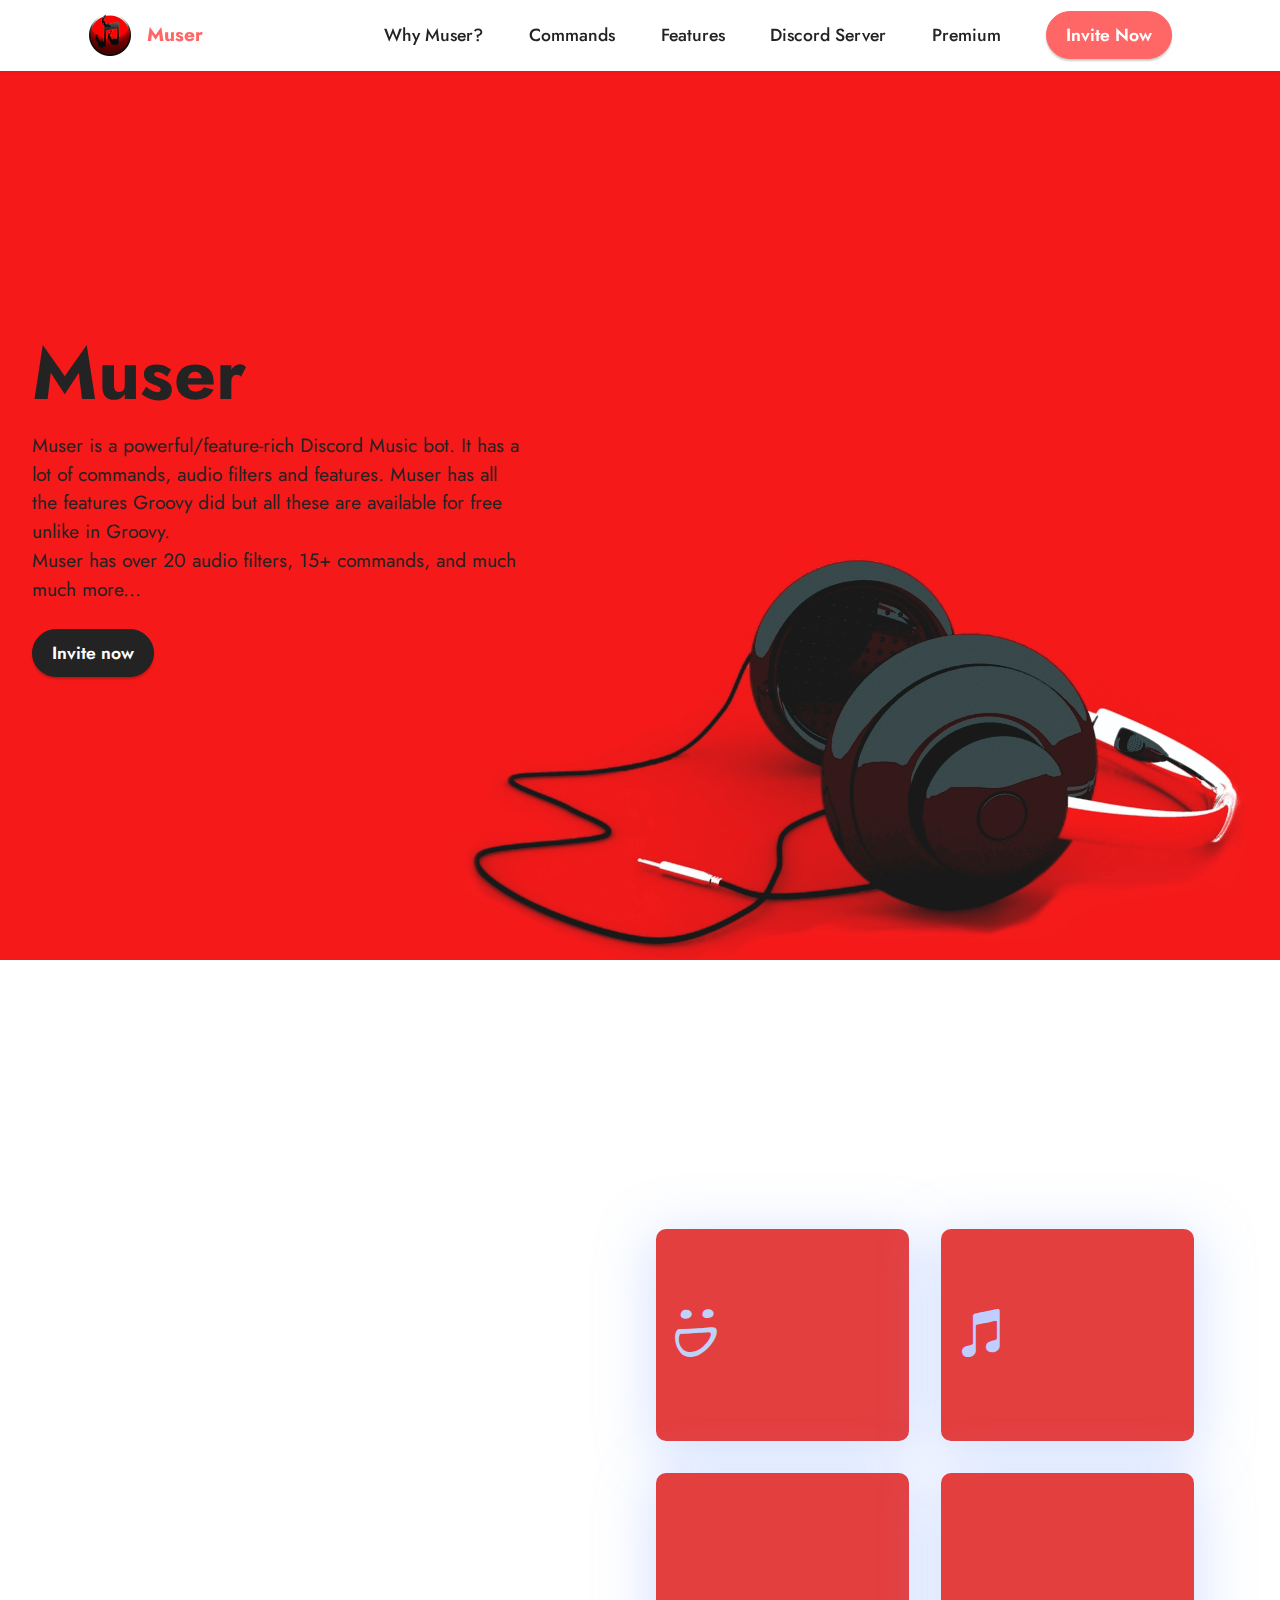
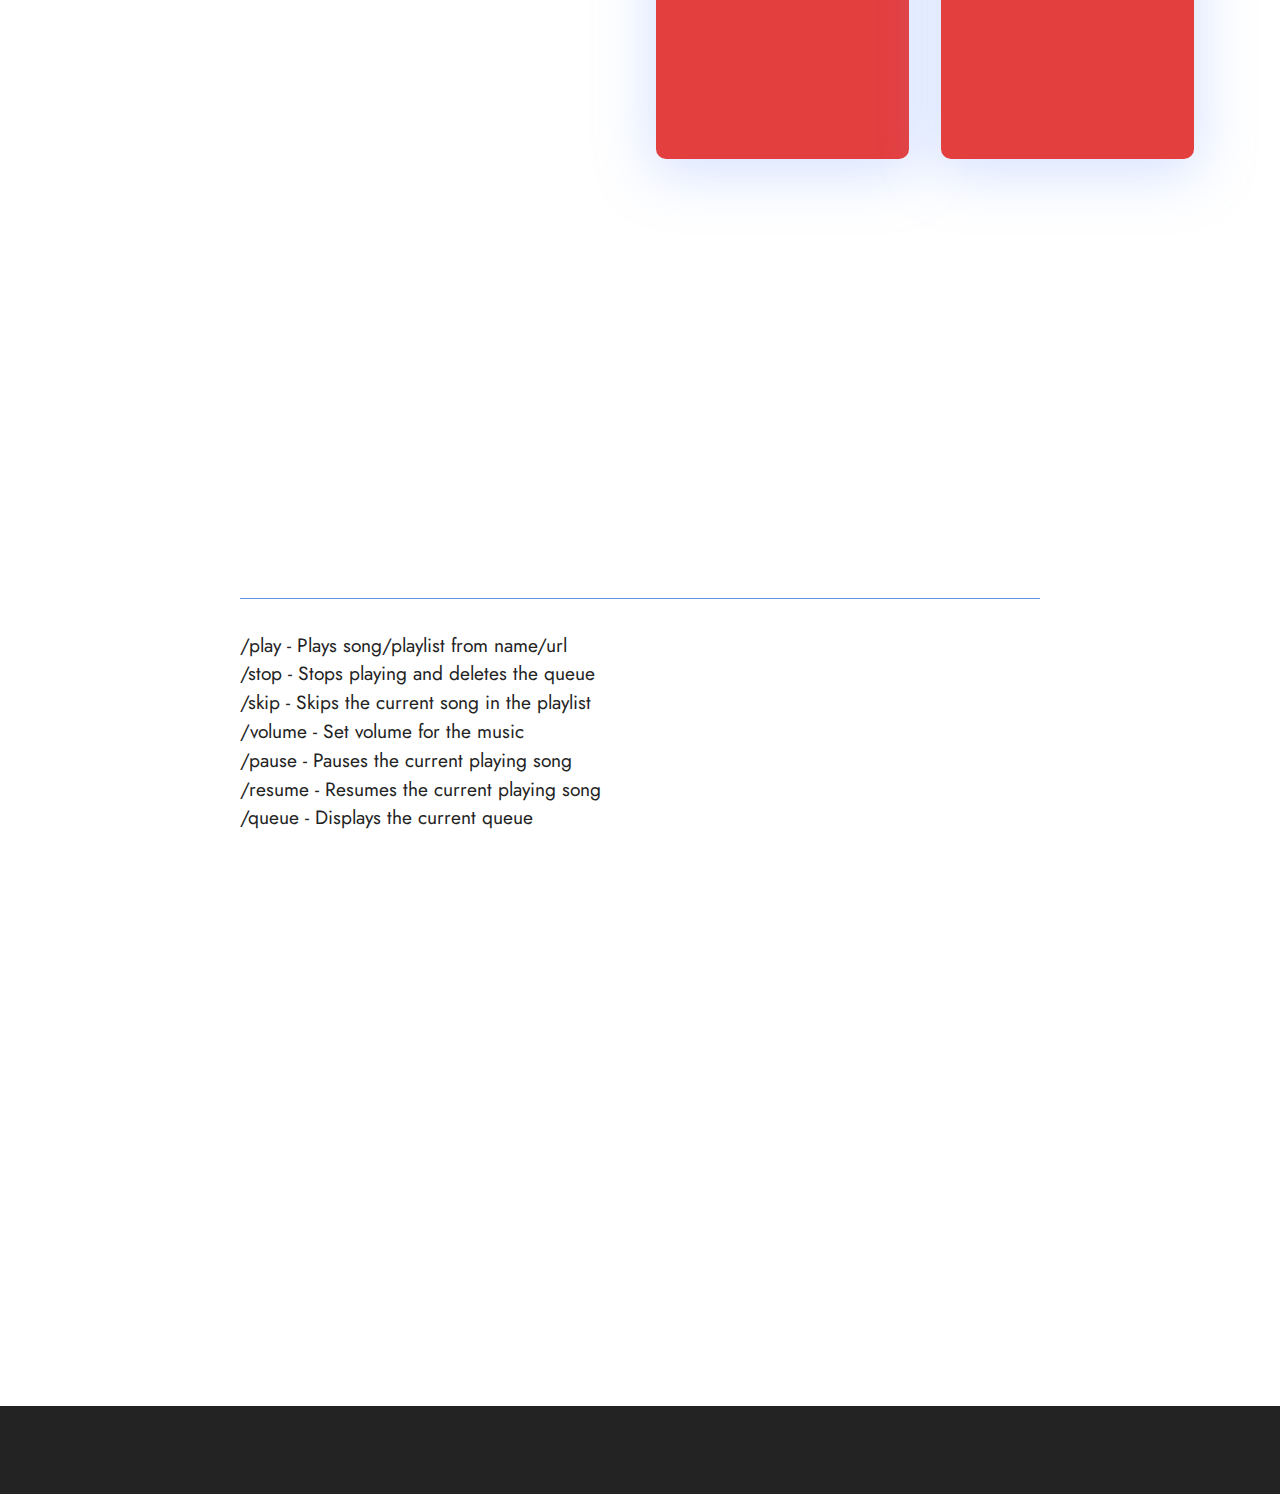
<file: index.html>
<!DOCTYPE html>
<html>
  <head>
    <!-- Site made with Mobirise Website Builder v5.4.1, https://mobirise.com -->
    <meta charset="UTF-8" />
    <meta http-equiv="X-UA-Compatible" content="IE=edge" />
    <meta name="generator" content="Mobirise v5.4.1, mobirise.com" />
    <meta
      name="viewport"
      content="width=device-width, initial-scale=1, minimum-scale=1"
    />
    <link
      rel="shortcut icon"
      href="assets/images/discord-music-removebg-preview-96x96.png"
      type="image/x-icon"
    />
    <meta
      name="description"
      content="Muser is a powerful/feature-rich Discord Music bot. It has a lot of commands, audio filters and features. Muser has all the features Groovy did but all these are available for free unlike in Groovy. "
    />

    <title>Home Page | Muser - A Powerful Discord Music Bot</title>
    <link rel="stylesheet" href="assets/themify/css/themify-icons.css" />
    <link
      rel="stylesheet"
      href="assets/web/assets/mobirise-icons2/mobirise2.css"
    />
    <link rel="stylesheet" href="assets/bootstrap/css/bootstrap.min.css" />
    <link rel="stylesheet" href="assets/bootstrap/css/bootstrap-grid.min.css" />
    <link
      rel="stylesheet"
      href="assets/bootstrap/css/bootstrap-reboot.min.css"
    />
    <link rel="stylesheet" href="assets/animatecss/animate.css" />
    <link rel="stylesheet" href="assets/dropdown/css/style.css" />
    <link rel="stylesheet" href="assets/socicon/css/styles.css" />
    <link rel="stylesheet" href="assets/theme/css/style.css" />
    <link
      rel="preload"
      href="https://fonts.googleapis.com/css?family=Jost:100,200,300,400,500,600,700,800,900,100i,200i,300i,400i,500i,600i,700i,800i,900i&display=swap"
      as="style"
      onload="this.onload=null;this.rel='stylesheet'"
    />
    <noscript
      ><link
        rel="stylesheet"
        href="https://fonts.googleapis.com/css?family=Jost:100,200,300,400,500,600,700,800,900,100i,200i,300i,400i,500i,600i,700i,800i,900i&display=swap"
    /></noscript>
    <link
      rel="preload"
      as="style"
      href="assets/mobirise/css/mbr-additional.css"
    />
    <link
      rel="stylesheet"
      href="assets/mobirise/css/mbr-additional.css"
      type="text/css"
    />
  </head>
  <body>
    <section
      data-bs-version="5.1"
      class="menu menu2 cid-sKovdeYrl0"
      once="menu"
      id="menu2-1"
    >
      <nav class="navbar navbar-dropdown navbar-fixed-top navbar-expand-lg">
        <div class="container">
          <div class="navbar-brand">
            <span class="navbar-logo">
              <img
                src="assets/images/discord-music-removebg-preview-96x96.png"
                alt="Muser"
                style="height: 3rem"
              />
            </span>
            <span class="navbar-caption-wrap"
              ><a
                class="navbar-caption text-secondary display-7"
                href="index.html"
                >Muser</a
              ></span
            >
          </div>
          <button
            class="navbar-toggler"
            type="button"
            data-toggle="collapse"
            data-bs-toggle="collapse"
            data-target="#navbarSupportedContent"
            data-bs-target="#navbarSupportedContent"
            aria-controls="navbarNavAltMarkup"
            aria-expanded="false"
            aria-label="Toggle navigation"
          >
            <div class="hamburger">
              <span></span>
              <span></span>
              <span></span>
              <span></span>
            </div>
          </button>
          <div class="collapse navbar-collapse" id="navbarSupportedContent">
            <ul class="navbar-nav nav-dropdown" data-app-modern-menu="true">
              <li class="nav-item">
                <a
                  class="nav-link link text-black display-4"
                  href="index.html#why"
                  >Why Muser?</a
                >
              </li>
              <li class="nav-item">
                <a
                  class="nav-link link text-black text-primary display-4"
                  href="index.html#commands"
                  >Commands</a
                >
              </li>
              <li class="nav-item">
                <a
                  class="nav-link link text-black display-4"
                  href="features.html"
                  target="_blank"
                  >Features</a
                >
              </li>
              <li class="nav-item">
                <a
                  class="nav-link link text-black text-primary display-4"
                  href="https://u.pgamerx.com/discord"
                  target="_blank"
                  >Discord Server</a
                >
              </li>
              <li class="nav-item">
                <a
                  class="nav-link link text-black text-primary display-4"
                  href="premium.html"
                  target="_blank"
                  >Premium</a
                >
              </li>
            </ul>

            <div class="navbar-buttons mbr-section-btn">
              <a
                class="btn btn-secondary display-4"
                href="https://top.gg/bot/763418289689985035/invite"
                target="_blank"
                >Invite Now</a
              >
            </div>
          </div>
        </div>
      </nav>
    </section>

    <section
      data-bs-version="5.1"
      class="header7 cid-sKoPELUlOr mbr-fullscreen"
      id="header7-a"
    >
      <div class="text-right container-fluid">
        <div class="row">
          <div class="col-12 col-lg-5">
            <h1 class="mbr-section-title mbr-fonts-style mb-3 display-1">
              <strong>Muser</strong>
            </h1>

            <p class="mbr-text mbr-fonts-style display-7">
              Muser is a powerful/feature-rich Discord Music bot. It has a lot
              of commands, audio filters and features. Muser has all the
              features Groovy did but all these are available for free unlike in
              Groovy.<br />Muser has over 20 audio filters, 15+ commands, and
              much much more...
            </p>
            <div class="mbr-section-btn mt-3">
              <a
                class="btn btn-black display-4"
                href="https://top.gg/bot/763418289689985035/invite"
                >Invite now</a
              >
            </div>
          </div>
        </div>
      </div>
    </section>

    <section
      data-bs-version="5.1"
      class="content4 cid-sKoQqwyBgZ"
      id="content4-b"
    >
      <div id="why"></div>

      <div class="container">
        <div class="row justify-content-center">
          <div class="title col-md-12 col-lg-10">
            <h3
              class="
                mbr-section-title mbr-fonts-style
                align-center
                mb-4
                display-2
              "
            >
              <strong>Muser is Free</strong>
            </h3>
            <h4
              class="
                mbr-section-subtitle
                align-center
                mbr-fonts-style
                mb-4
                display-5
              "
            >
              All commands in Muser are free to use
            </h4>
          </div>
        </div>
      </div>
    </section>

    <section
      data-bs-version="5.1"
      class="features1 cid-zITZ8QbXag"
      id="design-block-zITZ8QbXag"
    >
      <div class="container">
        <div class="row justify-content-center">
          <div class="col-md-12 col-lg-6 py-2 m-auto">
            <h1
              class="
                mbr-section-title mbr-regular
                pb-3
                align-left
                mbr-fonts-style
                display-2
              "
            >
              Why Muser?
            </h1>

            <p
              class="
                mbr-text
                text
                mbr-light
                pb-3
                align-left
                mbr-fonts-style
                display-7
              "
            >
              Muser provides all the features which <strong>Groovy</strong> did,
              but for <strong>FREE.</strong>
            </p>
            <div class="align-left mbr-section-btn">
              <a class="btn btn-md btn-secondary display-4" href="features.html"
                >All Features</a
              >
            </div>
          </div>

          <div class="col-md-12 col-lg-6 py-2 m-auto">
            <div class="row justify-content-center">
              <div class="card cardcolor p-3 col-12 col-md-6">
                <div class="card-wrapper">
                  <div class="card-img">
                    <span
                      class="mbr-iconfont ico1 socicon-smugmug socicon"
                      style="
                        color: rgb(190, 211, 249);
                        fill: rgb(190, 211, 249);
                      "
                    ></span>
                  </div>
                  <div class="card-box">
                    <h3 class="card-title align-left mbr-fonts-style display-5">
                      Filters
                    </h3>
                    <h4 class="mbr-text align-left mbr-fonts-style display-4">
                      Muser has 20+ Filters which can enhance your experience
                      for free
                    </h4>
                  </div>
                  <div class="card-img">
                    <a href="features.html#filters" target="_blank"
                      ><span
                        class="mbr-iconfont ico2 mobi-mbri-right mobi-mbri"
                        style="color: rgb(0, 0, 0); fill: rgb(0, 0, 0)"
                      ></span
                    ></a>
                  </div>
                </div>
              </div>

              <div class="card cardcolor p-3 col-12 col-md-6">
                <div class="card-wrapper">
                  <div class="card-img">
                    <span
                      class="mbr-iconfont ico1 socicon-itunes socicon"
                      style="
                        color: rgb(191, 206, 255);
                        fill: rgb(191, 206, 255);
                      "
                    ></span>
                  </div>
                  <div class="card-box">
                    <h3 class="card-title align-left mbr-fonts-style display-5">
                      Autoplay
                    </h3>
                    <h4 class="mbr-text align-left mbr-fonts-style display-4">
                      Muser can automatically add songs acc to your taste for
                      free.
                    </h4>
                  </div>
                  <div class="card-img">
                    <a href="features.html#autoplay" target="_blank"
                      ><span
                        class="mbr-iconfont ico2 mobi-mbri-right mobi-mbri"
                      ></span
                    ></a>
                  </div>
                </div>
              </div>

              <div class="card cardcolor p-3 col-12 col-md-6">
                <div class="card-wrapper">
                  <div class="card-img">
                    <a
                      href="file:///private/var/folders/7g/ddm1z5h14tl2jxkl7_kvk1l80000gn/T/Mobirise2021829_155258/20210929_160311/features.html#volume"
                      target="_blank"
                      ><span
                        class="mbr-iconfont ico1 socicon-gitter socicon"
                        style="
                          color: rgb(190, 211, 249);
                          fill: rgb(190, 211, 249);
                        "
                      ></span
                    ></a>
                  </div>
                  <div class="card-box">
                    <h3 class="card-title align-left mbr-fonts-style display-5">
                      Volume
                    </h3>
                    <h4 class="mbr-text align-left mbr-fonts-style display-4">
                      We will never hide such basic command behind a paywall
                    </h4>
                  </div>
                  <div class="card-img">
                    <a href="features.html#volume" target="_blank"
                      ><span
                        class="mbr-iconfont ico2 mobi-mbri-right mobi-mbri"
                      ></span
                    ></a>
                  </div>
                </div>
              </div>

              <div class="card cardcolor p-3 col-12 col-md-6">
                <div class="card-wrapper">
                  <div class="card-img">
                    <a href="features.html#others"
                      ><span
                        class="mbr-iconfont ico1 ti-themify-favicon-alt"
                        style="
                          color: rgb(190, 211, 249);
                          fill: rgb(190, 211, 249);
                        "
                      ></span
                    ></a>
                  </div>
                  <div class="card-box">
                    <h3 class="card-title align-left mbr-fonts-style display-5">
                      Much more
                    </h3>
                    <h4 class="mbr-text align-left mbr-fonts-style display-4">
                      Muser can literally play songs from anywhere. It supports
                      over 700 websites
                    </h4>
                  </div>
                  <div class="card-img">
                    <a href="features.html#others" target="_blank"
                      ><span
                        class="mbr-iconfont ico2 mobi-mbri-right mobi-mbri"
                      ></span
                    ></a>
                  </div>
                </div>
              </div>
            </div>
          </div>
        </div>
      </div>
      <div id="commands"></div>
    </section>

    <section
      data-bs-version="5.1"
      class="content4 cid-sKoUSHh9lt"
      id="content4-h"
    >
      <div class="container">
        <div class="row justify-content-center">
          <div class="title col-md-12 col-lg-10">
            <h3
              class="
                mbr-section-title mbr-fonts-style
                align-center
                mb-4
                display-2
              "
            >
              <strong>Commands</strong>
            </h3>
            <h4
              class="
                mbr-section-subtitle
                align-center
                mbr-fonts-style
                mb-4
                display-5
              "
            >
              List of commands/filters available in the bot
            </h4>
          </div>
        </div>
      </div>
    </section>

    <section
      data-bs-version="5.1"
      class="tabs content18 cid-sKoTSWzugh"
      id="tabs1-g"
    >
      <div class="container-fluid">
        <div class="row justify-content-center mt-4">
          <div class="col-12 col-md-8">
            <ul class="nav nav-tabs mb-4" role="tablist">
              <li class="nav-item first mbr-fonts-style">
                <a
                  class="nav-link mbr-fonts-style show active display-7"
                  role="tab"
                  data-toggle="tab"
                  data-bs-toggle="tab"
                  href="#tabs1-g_tab0"
                  aria-selected="true"
                  ><strong>Basic</strong></a
                >
              </li>
              <li class="nav-item">
                <a
                  class="nav-link mbr-fonts-style active display-7"
                  role="tab"
                  data-toggle="tab"
                  data-bs-toggle="tab"
                  href="#tabs1-g_tab1"
                  aria-selected="true"
                  ><strong>Advanced Commands</strong></a
                >
              </li>
              <li class="nav-item">
                <a
                  class="nav-link mbr-fonts-style active display-7"
                  role="tab"
                  data-toggle="tab"
                  data-bs-toggle="tab"
                  href="#tabs1-g_tab2"
                  aria-selected="true"
                  ><strong>Filters list</strong></a
                >
              </li>
              <li class="nav-item">
                <a
                  class="nav-link mbr-fonts-style active display-7"
                  role="tab"
                  data-toggle="tab"
                  data-bs-toggle="tab"
                  href="#tabs1-g_tab3"
                  aria-selected="true"
                  ><strong>Misc</strong></a
                >
              </li>
            </ul>
            <div class="tab-content">
              <div id="tab1" class="tab-pane in active" role="tabpanel">
                <div class="row">
                  <div class="col-md-12">
                    <p class="mbr-text mbr-fonts-style display-7">
                      /play - Plays song/playlist from name/url<br />/stop -
                      Stops playing and deletes the queue<br />/skip - Skips the
                      current song in the playlist<br />/volume - Set volume for
                      the music<br />/pause - Pauses the current playing song<br />/resume
                      - Resumes the current playing song<br />/queue - Displays
                      the current queue<br /><br />
                    </p>
                  </div>
                </div>
              </div>
              <div id="tab2" class="tab-pane" role="tabpanel">
                <div class="row">
                  <div class="col-md-12">
                    <p class="mbr-text mbr-fonts-style display-7">
                      /autoplay - Disables/Enables autoplay mode<br />/seek -
                      Seek to a specific part in the song<br />/filters - Apply
                      filter(s) on songs<br />/shuffle - Shuffles the queue<br />
                    </p>
                  </div>
                </div>
              </div>
              <div id="tab3" class="tab-pane" role="tabpanel">
                <div class="row">
                  <div class="col-md-12">
                    <p class="mbr-text mbr-fonts-style display-7">
                      3d<br />bassboost<br />echo<br />karaoke<br />nightcore<br />vaporwave<br />flanger<br />gate<br />haas<br />reverse<br />surround<br />mcompand<br />phaser<br />tremolo<br />earwax<br /><br /><strong
                        >more coming soon...</strong
                      >
                    </p>
                  </div>
                </div>
              </div>
              <div id="tab4" class="tab-pane" role="tabpanel">
                <div class="row">
                  <div class="col-md-12">
                    <p class="mbr-text mbr-fonts-style display-7">
                      /help - Shows help embed<br />/ping - Shows ping of the
                      bot
                    </p>
                  </div>
                </div>
              </div>
            </div>
          </div>
        </div>
      </div>
    </section>

    <section data-bs-version="5.1" class="info3 cid-sKoFXGvwJr" id="info3-2">
      <div class="container-fluid">
        <div class="row justify-content-center">
          <div class="card col-12 col-lg-10">
            <div class="card-wrapper">
              <div class="card-box align-center">
                <h4
                  class="card-title mbr-fonts-style align-center mb-4 display-1"
                >
                  <strong>Premium Version</strong>
                </h4>
                <p class="mbr-text mbr-fonts-style mb-4 display-7">
                  Get additional benefits by purchasing premium version
                </p>
                <div class="mbr-section-btn mt-3">
                  <a
                    class="btn btn-secondary display-4"
                    href="premium.html"
                    target="_blank"
                    >Premium features + Pricing</a
                  >
                </div>
              </div>
            </div>
          </div>
        </div>
      </div>
    </section>

    <section
      data-bs-version="5.1"
      class="footer7 cid-sKoVwTUhvE"
      once="footers"
      id="footer7-i"
    >
      <div class="container">
        <div class="media-container-row align-center mbr-white">
          <div class="col-12">
            <p class="mbr-text mb-0 mbr-fonts-style display-7">
              © Copyright 2021 PGamerX - All Rights Reserved
            </p>
          </div>
        </div>
      </div>
    </section>
    <section
    >
      <a
        href="https://mobirise.site/m"

      ></a>
      <p>
        <a href="https://mobirise.site/s"></a> 

      </p>
    </section>
    <script src="assets/bootstrap/js/bootstrap.bundle.min.js"></script>
    <script src="assets/smoothscroll/smooth-scroll.js"></script>
    <script src="assets/ytplayer/index.js"></script>
    <script src="assets/dropdown/js/navbar-dropdown.js"></script>
    <script src="assets/mbr-tabs/mbr-tabs.js"></script>
    <script src="assets/theme/js/script.js"></script>

    <input name="animation" type="hidden" />
  </body>
</html>
</file>
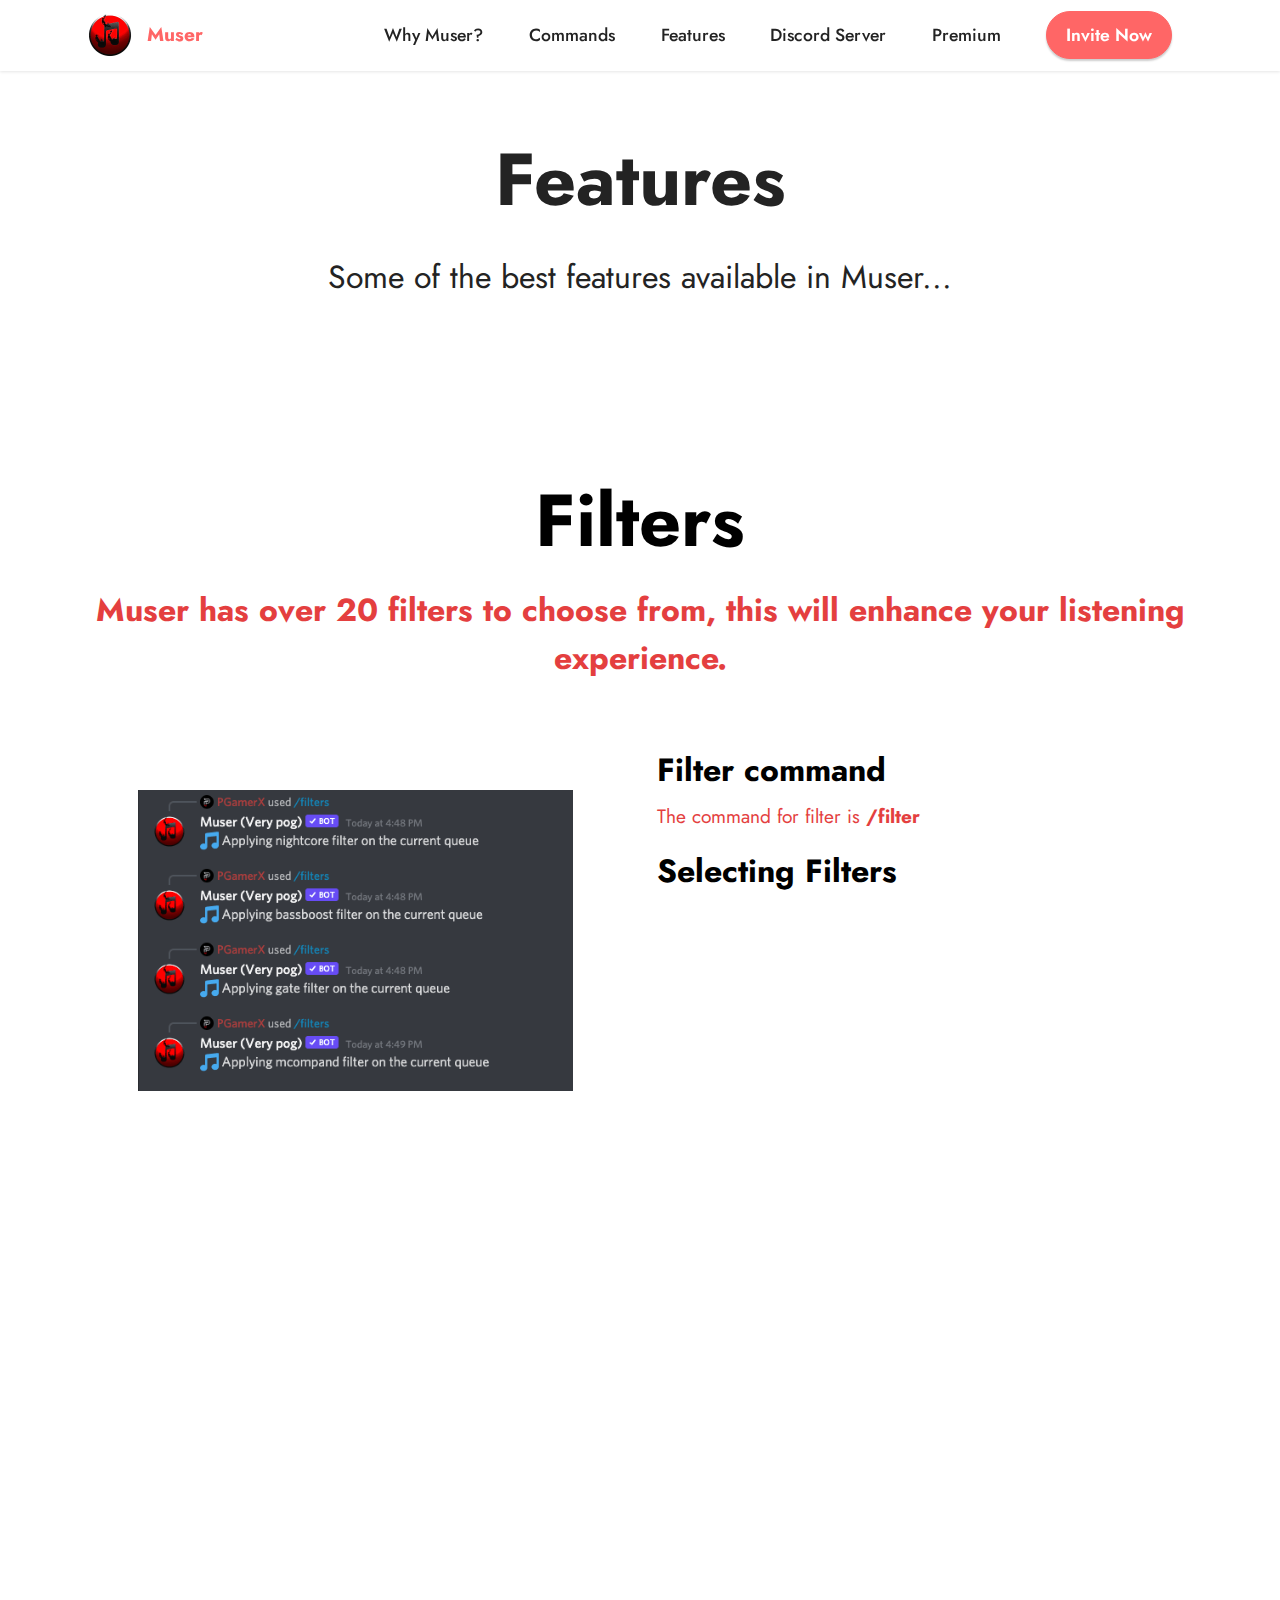
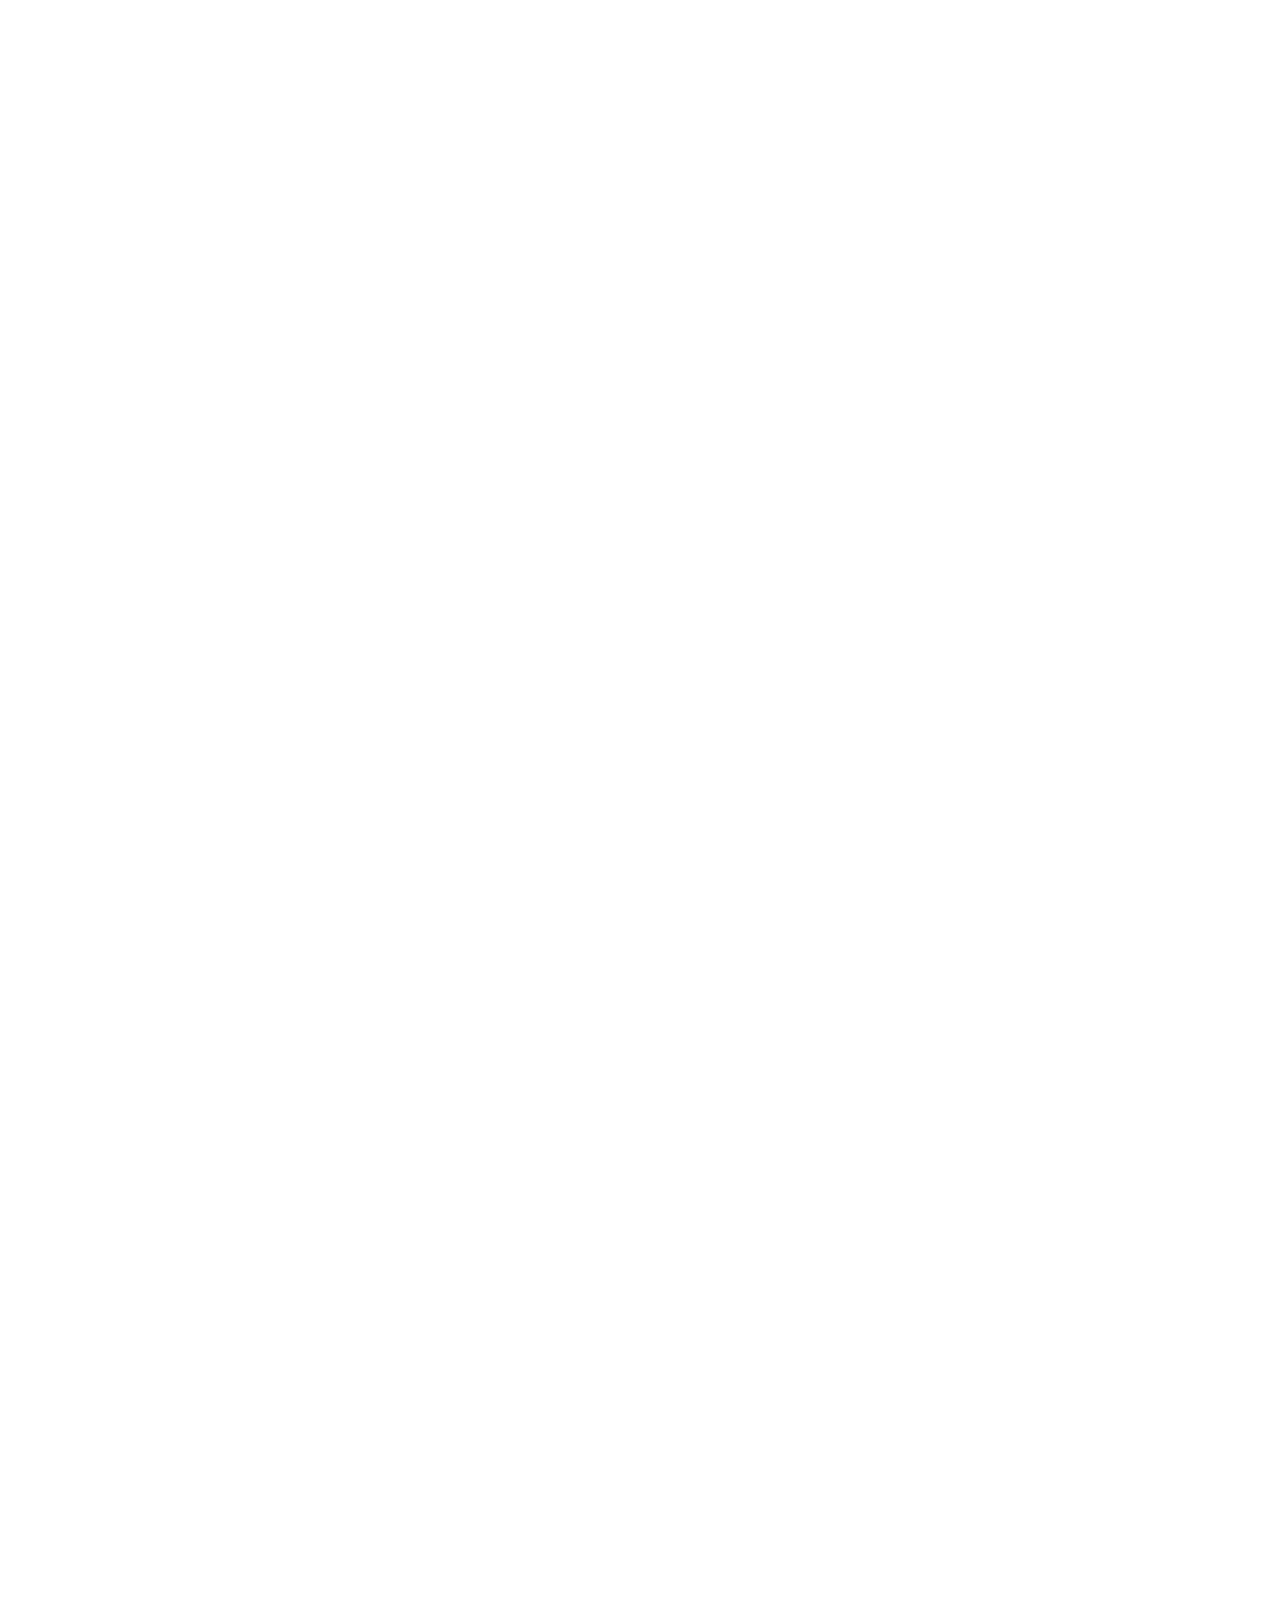
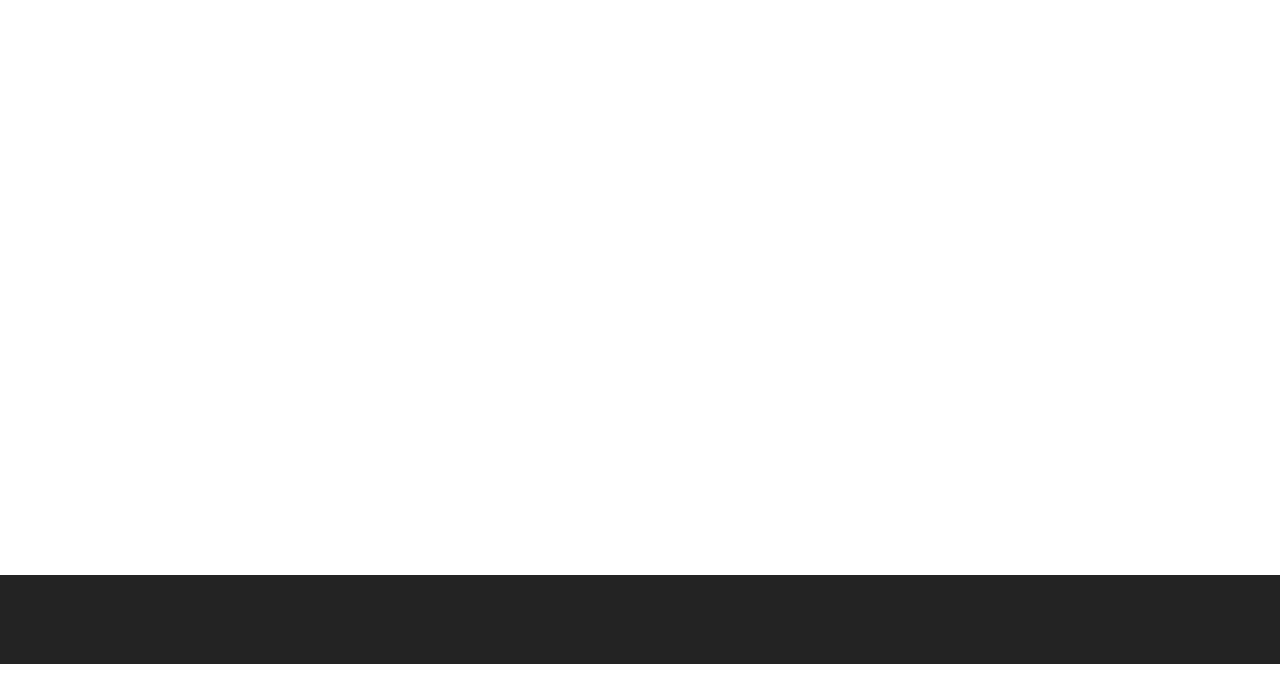
<file: features.html>
<!DOCTYPE html>
<html>
  <head>
    <script async src="https://arc.io/widget.min.js#QJPCH4Ba"></script>
    <meta charset="UTF-8" />
    <meta http-equiv="X-UA-Compatible" content="IE=edge" />
    <meta name="generator" content="Mobirise v5.4.1, mobirise.com" />
    <meta
      name="viewport"
      content="width=device-width, initial-scale=1, minimum-scale=1"
    />
    <link
      rel="shortcut icon"
      href="assets/images/discord-music-removebg-preview-96x96.png"
      type="image/x-icon"
    />
    <meta
      name="description"
      content="Muser is a powerful/feature-rich Discord Music bot. It has a lot of commands, audio filters and features. Muser has all the features Groovy did but all these are available for free unlike in Groovy. "
    />

    <title>Features Page | Muser - A Powerful Discord Music Bot</title>
    <link
      rel="stylesheet"
      href="assets/web/assets/mobirise-icons/mobirise-icons.css"
    />
    <link
      rel="stylesheet"
      href="assets/web/assets/mobirise-icons2/mobirise2.css"
    />
    <link rel="stylesheet" href="assets/bootstrap/css/bootstrap.min.css" />
    <link rel="stylesheet" href="assets/bootstrap/css/bootstrap-grid.min.css" />
    <link
      rel="stylesheet"
      href="assets/bootstrap/css/bootstrap-reboot.min.css"
    />
    <link rel="stylesheet" href="assets/animatecss/animate.css" />
    <link rel="stylesheet" href="assets/dropdown/css/style.css" />
    <link rel="stylesheet" href="assets/socicon/css/styles.css" />
    <link rel="stylesheet" href="assets/theme/css/style.css" />
    <link
      rel="preload"
      href="https://fonts.googleapis.com/css?family=Jost:100,200,300,400,500,600,700,800,900,100i,200i,300i,400i,500i,600i,700i,800i,900i&display=swap"
      as="style"
      onload="this.onload=null;this.rel='stylesheet'"
    />
    <noscript
      ><link
        rel="stylesheet"
        href="https://fonts.googleapis.com/css?family=Jost:100,200,300,400,500,600,700,800,900,100i,200i,300i,400i,500i,600i,700i,800i,900i&display=swap"
    /></noscript>
    <link
      rel="preload"
      as="style"
      href="assets/mobirise/css/mbr-additional.css"
    />
    <link
      rel="stylesheet"
      href="assets/mobirise/css/mbr-additional.css"
      type="text/css"
    />
  </head>
  <body>
    <section
      data-bs-version="5.1"
      class="menu menu2 cid-sKovdeYrl0"
      once="menu"
      id="menu2-3"
    >
      <nav class="navbar navbar-dropdown navbar-fixed-top navbar-expand-lg">
        <div class="container">
          <div class="navbar-brand">
            <span class="navbar-logo">
              <img
                src="assets/images/discord-music-removebg-preview-96x96.png"
                alt="Muser"
                style="height: 3rem"
              />
            </span>
            <span class="navbar-caption-wrap"
              ><a
                class="navbar-caption text-secondary display-7"
                href="index.html"
                >Muser</a
              ></span
            >
          </div>
          <button
            class="navbar-toggler"
            type="button"
            data-toggle="collapse"
            data-bs-toggle="collapse"
            data-target="#navbarSupportedContent"
            data-bs-target="#navbarSupportedContent"
            aria-controls="navbarNavAltMarkup"
            aria-expanded="false"
            aria-label="Toggle navigation"
          >
            <div class="hamburger">
              <span></span>
              <span></span>
              <span></span>
              <span></span>
            </div>
          </button>
          <div class="collapse navbar-collapse" id="navbarSupportedContent">
            <ul class="navbar-nav nav-dropdown" data-app-modern-menu="true">
              <li class="nav-item">
                <a
                  class="nav-link link text-black display-4"
                  href="index.html#why"
                  >Why Muser?</a
                >
              </li>
              <li class="nav-item">
                <a
                  class="nav-link link text-black text-primary display-4"
                  href="index.html#commands"
                  >Commands</a
                >
              </li>
              <li class="nav-item">
                <a
                  class="nav-link link text-black display-4"
                  href="features.html"
                  target="_blank"
                  >Features</a
                >
              </li>
              <li class="nav-item">
                <a
                  class="nav-link link text-black text-primary display-4"
                  href="https://u.pgamerx.com/discord"
                  target="_blank"
                  >Discord Server</a
                >
              </li>
              <li class="nav-item">
                <a
                  class="nav-link link text-black text-primary display-4"
                  href="premium.html"
                  target="_blank"
                  >Premium</a
                >
              </li>
            </ul>

            <div class="navbar-buttons mbr-section-btn">
              <a
                class="btn btn-secondary display-4"
                href="https://top.gg/bot/763418289689985035/invite"
                target="_blank"
                >Invite Now</a
              >
            </div>
          </div>
        </div>
      </nav>
    </section>

    <section
      data-bs-version="5.1"
      class="content4 cid-sKoNu0sTMP"
      id="content4-9"
    >
      <div class="container">
        <div class="row justify-content-center">
          <div class="title col-md-12 col-lg-10">
            <h3
              class="
                mbr-section-title mbr-fonts-style
                align-center
                mb-4
                display-1
              "
            >
              <strong>Features</strong>
            </h3>
            <h4
              class="
                mbr-section-subtitle
                align-center
                mbr-fonts-style
                mb-4
                display-5
              "
            >
              Some of the best features available in Muser...
            </h4>
          </div>
        </div>
      </div>
      <div id="filters"></div>
    </section>

    <section
      data-bs-version="5.1"
      class="_anchor cid-sKoKAuYcN2"
      id="design-block-4"
    >
      <div class="container">
        <div>
          <h2 class="mbr-title pt-2 mbr-fonts-style display-1">
            <strong>Filters</strong>
          </h2>
          <div class="mbr-section-text">
            <h3 class="mbr-text mb-5 pt-3 mbr-light mbr-fonts-style display-5">
              <strong>
                Muser has over 20 filters to choose from, this will enhance your
                listening experience.</strong
              >
            </h3>
          </div>
        </div>
        <div class="col-md-12">
          <div class="media-container-row">
            <div class="mbr-figure" style="width: 45%">
              <img
                src="assets/images/screenshot-2021-09-29-at-4.49.06-pm-512x355.png"
                alt="Filters"
                title=""
              />
            </div>
            <div class="align-left aside-content v-center">
              <div class="block-content">
                <div class="card">
                  <div class="media">
                    <div class="media-body">
                      <h4 class="card-title mbr-fonts-style display-5">
                        <strong>Filter</strong> <strong>command</strong>
                      </h4>
                    </div>
                  </div>

                  <div class="card-box">
                    <p class="block-text mbr-fonts-style display-7">
                      The command for filter is <strong>/filter</strong>
                    </p>
                  </div>
                </div>

                <div class="card">
                  <div class="media">
                    <div class="media-body">
                      <h4 class="card-title mbr-fonts-style display-5">
                        <strong> Selecting Filters</strong>
                      </h4>
                    </div>
                  </div>

                  <div class="card-box">
                    <p class="block-text mbr-fonts-style display-7">
                      Once you have typed /filter, you will get a lot of options
                      to choose from, choose whatever filter you want to apply.
                      (You can apply more than 1 filters at a time)
                    </p>
                  </div>
                </div>
                <div class="card">
                  <div class="media">
                    <div class="media-body">
                      <h4 class="card-title mbr-fonts-style display-5">
                        <strong> Disabling Filters</strong>
                      </h4>
                    </div>
                  </div>

                  <div class="card-box">
                    <p class="block-text mbr-fonts-style display-7">
                      You can Disable filter by selecting disable option when
                      asked to select a filter.
                    </p>
                  </div>
                </div>
              </div>
            </div>
          </div>
        </div>
      </div>
      <div id="autoplay"></div>
    </section>

    <section
      data-bs-version="5.1"
      class="_anchor cid-sKoKB004NS"
      id="design-block-5"
    >
      <div class="container">
        <div>
          <h2 class="mbr-title pt-2 mbr-fonts-style display-1">
            <strong>Autoplay</strong>
          </h2>
          <div class="mbr-section-text">
            <h3 class="mbr-text mb-5 pt-3 mbr-light mbr-fonts-style display-5">
              <strong>
                Muser can automatically add songs based on your
                activity...</strong
              >
            </h3>
          </div>
        </div>
        <div class="col-md-12">
          <div class="media-container-row">
            <div class="mbr-figure" style="width: 45%">
              <img
                src="assets/images/screenshot-2021-09-29-at-4.53.01-pm-660x501.png"
                alt="Autoplay"
                title=""
              />
            </div>
            <div class="align-left aside-content v-center">
              <div class="block-content">
                <div class="card">
                  <div class="media">
                    <div class="media-body">
                      <h4 class="card-title mbr-fonts-style display-5">
                        <strong>Autoplay</strong> <strong>command</strong>
                      </h4>
                    </div>
                  </div>

                  <div class="card-box">
                    <p class="block-text mbr-fonts-style display-7">
                      The command for filter is <strong>/autoplay</strong>
                    </p>
                  </div>
                </div>

                <div class="card">
                  <div class="media">
                    <div class="media-body">
                      <h4 class="card-title mbr-fonts-style display-5">
                        <strong> Enabling Autoplay</strong>
                      </h4>
                    </div>
                  </div>

                  <div class="card-box">
                    <p class="block-text mbr-fonts-style display-7">
                      You can enable Autoplay using /autoplay, this is a toggle
                      command which means it doesn't has any options
                    </p>
                  </div>
                </div>
                <div class="card">
                  <div class="media">
                    <div class="media-body">
                      <h4 class="card-title mbr-fonts-style display-5">
                        <strong> Disabling Autoplay</strong>
                      </h4>
                    </div>
                  </div>

                  <div class="card-box">
                    <p class="block-text mbr-fonts-style display-7">
                      You can disable Autoplay using /autoplay, this is a toggle
                      command which means it doesn't has any options
                    </p>
                  </div>
                </div>
              </div>
            </div>
          </div>
        </div>
      </div>
      <div id="volume"></div>
    </section>

    <section
      data-bs-version="5.1"
      class="_anchor cid-sKoKBLCT7O"
      id="design-block-6"
    >
      <div class="container">
        <div>
          <h2 class="mbr-title pt-2 mbr-fonts-style display-1">
            <strong>Volume</strong>
          </h2>
          <div class="mbr-section-text">
            <h3 class="mbr-text mb-5 pt-3 mbr-light mbr-fonts-style display-5">
              <strong>
                You can set the volume according to your own wish.</strong
              >
            </h3>
          </div>
        </div>
        <div class="col-md-12">
          <div class="media-container-row">
            <div class="mbr-figure" style="width: 45%">
              <img
                src="assets/images/screenshot-2021-09-29-at-4.55.33-pm-381x445.png"
                alt="Volume"
                title=""
              />
            </div>
            <div class="align-left aside-content v-center">
              <div class="block-content">
                <div class="card">
                  <div class="media">
                    <div class="media-body">
                      <h4 class="card-title mbr-fonts-style display-5">
                        <strong>Volume</strong> <strong>command</strong>
                      </h4>
                    </div>
                  </div>

                  <div class="card-box">
                    <p class="block-text mbr-fonts-style display-7">
                      The command for filter is <strong>/volume</strong>
                    </p>
                  </div>
                </div>

                <div class="card">
                  <div class="media">
                    <div class="media-body">
                      <h4 class="card-title mbr-fonts-style display-5">
                        <strong> Changing Volume</strong>
                      </h4>
                    </div>
                  </div>

                  <div class="card-box">
                    <p class="block-text mbr-fonts-style display-7">
                      You have to provide a valid integer within the range of
                      1-100.
                    </p>
                  </div>
                </div>
              </div>
            </div>
          </div>
        </div>
      </div>
      <div id="others"></div>
    </section>

    <section
      data-bs-version="5.1"
      class="content4 cid-sKoNhfEvjK"
      id="content4-8"
    >
      <div class="container">
        <div class="row justify-content-center">
          <div class="title col-md-12 col-lg-10">
            <h3
              class="
                mbr-section-title mbr-fonts-style
                align-center
                mb-4
                display-2
              "
            >
              <strong>Bot Preview</strong>
            </h3>
            <h4
              class="
                mbr-section-subtitle
                align-center
                mbr-fonts-style
                mb-4
                display-5
              "
            >
              Here is preview of some of the other commands in bot
            </h4>
          </div>
        </div>
      </div>
    </section>

    <section
      data-bs-version="5.1"
      class="slider2 cid-sKoMcbsati"
      id="slider2-7"
    >
      <div class="container-fluid">
        <div class="row justify-content-center">
          <div class="col-12 col-md-10 col-lg-12">
            <div
              class="carousel slide carousel-fade"
              id="sKoVYBtrzp"
              data-ride="carousel"
              data-bs-ride="carousel"
              data-interval="4000"
              data-bs-interval="4000"
            >
              <ol class="carousel-indicators">
                <li
                  data-slide-to="0"
                  data-bs-slide-to="0"
                  class="active"
                  data-target="#sKoVYBtrzp"
                  data-bs-target="#sKoVYBtrzp"
                ></li>
                <li
                  data-slide-to="1"
                  data-bs-slide-to="1"
                  data-target="#sKoVYBtrzp"
                  data-bs-target="#sKoVYBtrzp"
                ></li>
                <li
                  data-slide-to="2"
                  data-bs-slide-to="2"
                  data-target="#sKoVYBtrzp"
                  data-bs-target="#sKoVYBtrzp"
                ></li>
              </ol>
              <div class="carousel-inner">
                <div class="carousel-item slider-image item active">
                  <div class="item-wrapper">
                    <img
                      class="d-block w-100"
                      src="assets/images/screenshot-2021-09-29-at-4.59.02-pm-621x590.png"
                    />
                  </div>
                </div>
                <div class="carousel-item slider-image item">
                  <div class="item-wrapper">
                    <img
                      class="d-block w-100"
                      src="assets/images/screenshot-2021-09-29-at-5.00.16-pm-385x179.png"
                    />
                  </div>
                </div>
                <div class="carousel-item slider-image item">
                  <div class="item-wrapper">
                    <img
                      class="d-block w-100"
                      src="assets/images/screenshot-2021-09-29-at-5.00.27-pm-445x265.png"
                    />
                  </div>
                </div>
              </div>
              <a
                class="carousel-control carousel-control-prev"
                role="button"
                data-slide="prev"
                data-bs-slide="prev"
                href="#sKoVYBtrzp"
              >
                <span
                  class="mobi-mbri mobi-mbri-arrow-prev"
                  aria-hidden="true"
                ></span>
                <span class="sr-only visually-hidden">Previous</span>
              </a>
              <a
                class="carousel-control carousel-control-next"
                role="button"
                data-slide="next"
                data-bs-slide="next"
                href="#sKoVYBtrzp"
              >
                <span
                  class="mobi-mbri mobi-mbri-arrow-next"
                  aria-hidden="true"
                ></span>
                <span class="sr-only visually-hidden">Next</span>
              </a>
            </div>
          </div>
        </div>
      </div>
    </section>

    <section
      data-bs-version="5.1"
      class="footer7 cid-sKoVwTUhvE"
      once="footers"
      id="footer7-i"
    >
      <div class="container">
        <div class="media-container-row align-center mbr-white">
          <div class="col-12">
            <p class="mbr-text mb-0 mbr-fonts-style display-7">
              © Copyright 2021 PGamerX - All Rights Reserved
            </p>
          </div>
        </div>
      </div>
    </section>
    <section

    >
      <a
        href="https://mobirise.site/n"

      ></a>
      <p>
        <a href="https://mobirise.site/p"> </a>
      </p>
    </section>
    <script src="assets/bootstrap/js/bootstrap.bundle.min.js"></script>
    <script src="assets/smoothscroll/smooth-scroll.js"></script>
    <script src="assets/ytplayer/index.js"></script>
    <script src="assets/dropdown/js/navbar-dropdown.js"></script>
    <script src="assets/theme/js/script.js"></script>

    <input name="animation" type="hidden" />
  </body>
</html>
</file>
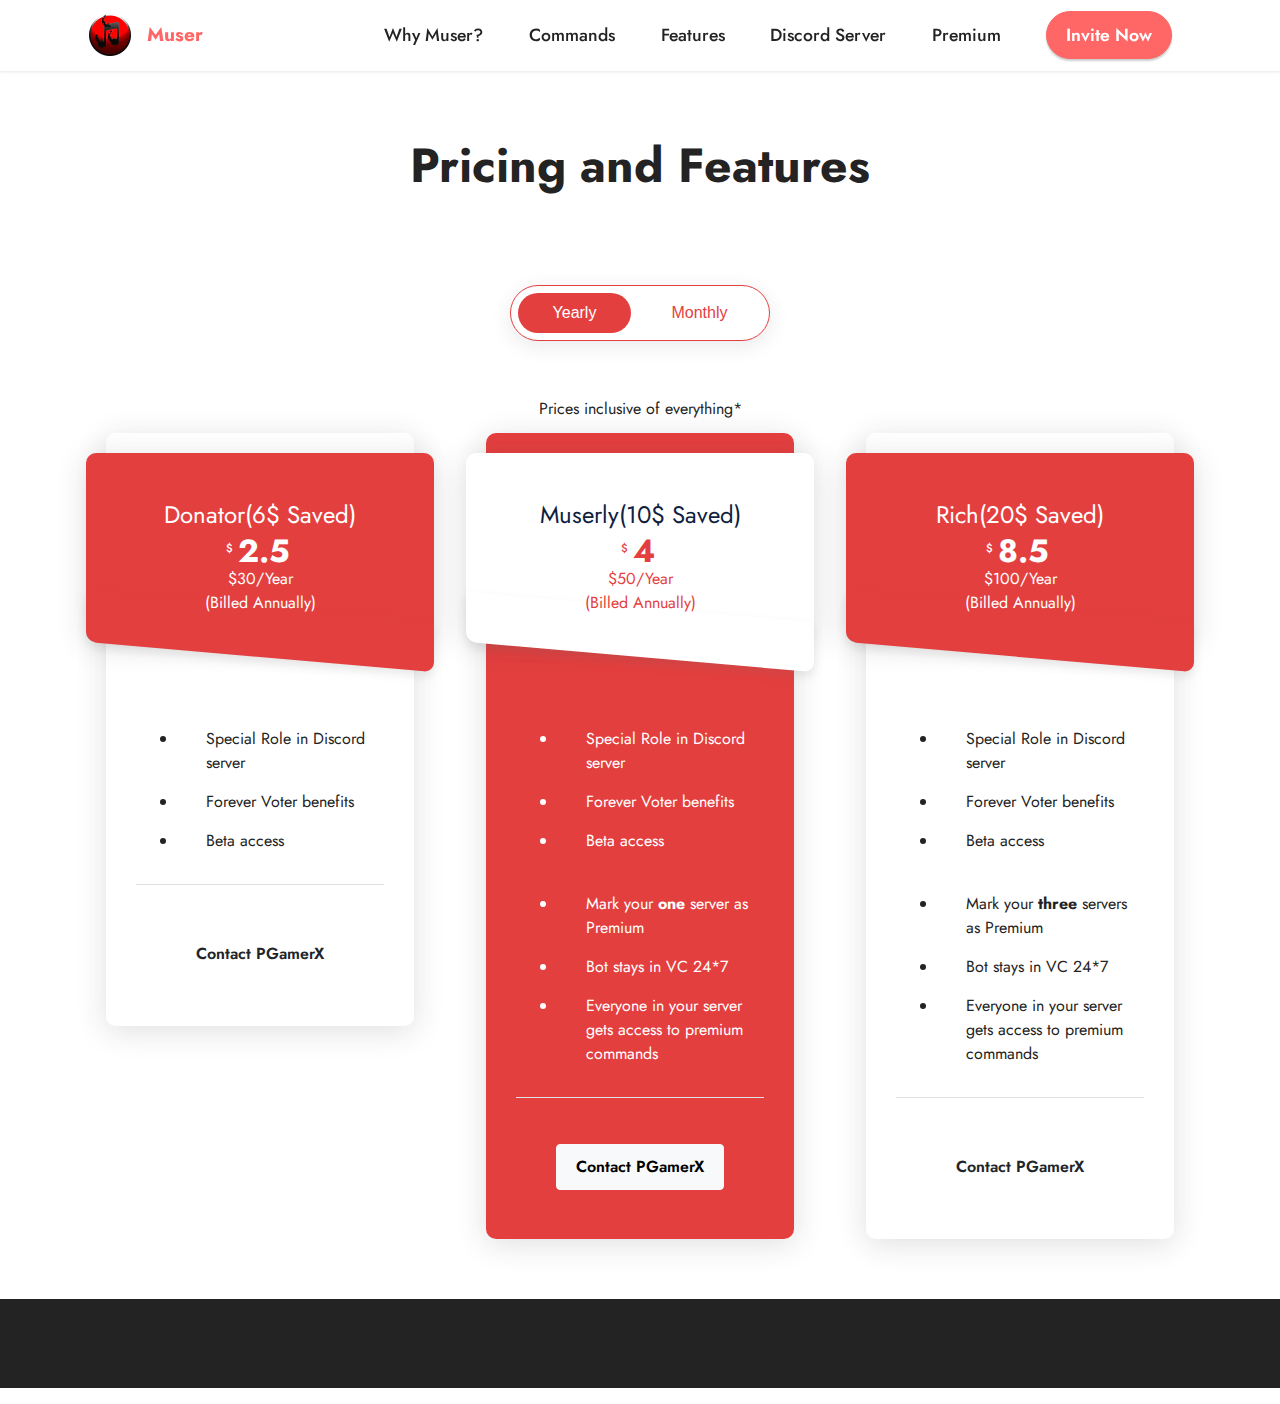
<file: premium.html>
<!DOCTYPE html>
<html>
  <head>
<script async src="https://arc.io/widget.min.js#QJPCH4Ba"></script>
    <meta charset="UTF-8" />
    <meta http-equiv="X-UA-Compatible" content="IE=edge" />
    <meta name="generator" content="Mobirise v5.4.1, mobirise.com" />
    <meta
      name="viewport"
      content="width=device-width, initial-scale=1, minimum-scale=1"
    />
    <link
      rel="shortcut icon"
      href="assets/images/discord-music-removebg-preview-96x96.png"
      type="image/x-icon"
    />
    <meta
      name="description"
      content="Muser is a powerful/feature-rich Discord Music bot. It has a lot of commands, audio filters and features. Muser has all the features Groovy did but all these are available for free unlike in Groovy. "
    />

    <title>Premium Page | Muser - A Powerful Discord Music Bot</title>
    <link rel="stylesheet" href="assets/bootstrap/css/bootstrap.min.css" />
    <link rel="stylesheet" href="assets/bootstrap/css/bootstrap-grid.min.css" />
    <link
      rel="stylesheet"
      href="assets/bootstrap/css/bootstrap-reboot.min.css"
    />
    <link rel="stylesheet" href="assets/animatecss/animate.css" />
    <link rel="stylesheet" href="assets/dropdown/css/style.css" />
    <link rel="stylesheet" href="assets/socicon/css/styles.css" />
    <link rel="stylesheet" href="assets/theme/css/style.css" />
    <link
      rel="preload"
      href="https://fonts.googleapis.com/css?family=Jost:100,200,300,400,500,600,700,800,900,100i,200i,300i,400i,500i,600i,700i,800i,900i&display=swap"
      as="style"
      onload="this.onload=null;this.rel='stylesheet'"
    />
    <noscript
      ><link
        rel="stylesheet"
        href="https://fonts.googleapis.com/css?family=Jost:100,200,300,400,500,600,700,800,900,100i,200i,300i,400i,500i,600i,700i,800i,900i&display=swap"
    /></noscript>
    <link
      rel="preload"
      as="style"
      href="assets/mobirise/css/mbr-additional.css"
    />
    <link
      rel="stylesheet"
      href="assets/mobirise/css/mbr-additional.css"
      type="text/css"
    />
  </head>
  <body>
    <section
      data-bs-version="5.1"
      class="menu menu2 cid-sKovdeYrl0"
      once="menu"
      id="menu2-c"
    >
      <nav class="navbar navbar-dropdown navbar-fixed-top navbar-expand-lg">
        <div class="container">
          <div class="navbar-brand">
            <span class="navbar-logo">
              <img
                src="assets/images/discord-music-removebg-preview-96x96.png"
                alt="Muser"
                style="height: 3rem"
              />
            </span>
            <span class="navbar-caption-wrap"
              ><a
                class="navbar-caption text-secondary display-7"
                href="index.html"
                >Muser</a
              ></span
            >
          </div>
          <button
            class="navbar-toggler"
            type="button"
            data-toggle="collapse"
            data-bs-toggle="collapse"
            data-target="#navbarSupportedContent"
            data-bs-target="#navbarSupportedContent"
            aria-controls="navbarNavAltMarkup"
            aria-expanded="false"
            aria-label="Toggle navigation"
          >
            <div class="hamburger">
              <span></span>
              <span></span>
              <span></span>
              <span></span>
            </div>
          </button>
          <div class="collapse navbar-collapse" id="navbarSupportedContent">
            <ul class="navbar-nav nav-dropdown" data-app-modern-menu="true">
              <li class="nav-item">
                <a
                  class="nav-link link text-black display-4"
                  href="index.html#why"
                  >Why Muser?</a
                >
              </li>
              <li class="nav-item">
                <a
                  class="nav-link link text-black text-primary display-4"
                  href="index.html#commands"
                  >Commands</a
                >
              </li>
              <li class="nav-item">
                <a
                  class="nav-link link text-black display-4"
                  href="features.html"
                  target="_blank"
                  >Features</a
                >
              </li>
              <li class="nav-item">
                <a
                  class="nav-link link text-black text-primary display-4"
                  href="https://u.pgamerx.com/discord"
                  target="_blank"
                  >Discord Server</a
                >
              </li>
              <li class="nav-item">
                <a
                  class="nav-link link text-black text-primary display-4"
                  href="premium.html"
                  target="_blank"
                  >Premium</a
                >
              </li>
            </ul>

            <div class="navbar-buttons mbr-section-btn">
              <a
                class="btn btn-secondary display-4"
                href="https://top.gg/bot/763418289689985035/invite"
                target="_blank"
                >Invite Now</a
              >
            </div>
          </div>
        </div>
      </nav>
    </section>

    <section
      data-bs-version="5.1"
      class="content4 cid-sKoRFteIux"
      id="content4-e"
    >
      <div id="pricing"></div>

      <div class="container">
        <div class="row justify-content-center">
          <div class="title col-md-12 col-lg-10">
            <h3
              class="
                mbr-section-title mbr-fonts-style
                align-center
                mb-4
                display-2
              "
            >
              <strong>Pricing and Features</strong>
            </h3>
          </div>
        </div>
      </div>
    </section>

    <section
      data-bs-version="5.1"
      class="mbr-section pricing content1 cid-sKoRD4FcXh"
      id="design-block-d"
    >
      <div class="container">
        <div class="text-center">
          <div class="nav price-tabs" role="tablist">
            <a
              class="nav-link active"
              href="#yearly"
              role="tab"
              data-toggle="tab"
              data-bs-toggle="tab"
              >Yearly</a
            >
            <a
              class="nav-link"
              href="#monthly"
              role="tab"
              data-toggle="tab"
              data-bs-toggle="tab"
              >Monthly</a
            >
          </div>
          <p>Prices inclusive of everything*</p>
        </div>
        <div
          class="tab-content wow fadeIn"
          style="visibility: visible; animation-name: fadeIn"
        >
          <div role="tabpanel" class="tab-pane fade show active" id="yearly">
            <div class="row justify-content-center">
              <div class="col-md-12 col-lg-4 mb-30">
                <div class="price-item text-center">
                  <div class="price-top">
                    <h4>Donator(6$ Saved)</h4>
                    <h2 class="mb-0"><sup>$</sup>2.5</h2>
                    <span class="text-capitalize"
                      >$30/year<br />(Billed Annually)<br
                    /></span>
                  </div>
                  <div class="price-content">
                    <ul class="border-bottom mb-30 mt-md-4 pb-3 text-left">
                      <li>
                        <i class="zmdi zmdi-check mr-2"></i>
                        Special Role in Discord server
                      </li>
                      <li>Forever Voter benefits</li>
                      <li>Beta access</li>
                    </ul>
                    <a href="https://u.pgamerx.com/discord" class="btn btn-custom">Contact PGamerX</a>
                  </div>
                </div>
              </div>
              <div class="col-md-12 col-lg-4 mb-30">
                <div class="price-item text-center popular">
                  <div class="price-top">
                    <h4>Muserly(10$ Saved)</h4>
                    <h2 class="mb-0"><sup>$</sup>4</h2>
                    <span class="text-capitalize"
                      >$50/year<br />(Billed Annually)<br
                    /></span>
                  </div>
                  <div class="price-content">
                    <ul class="border-bottom mb-30 mt-md-4 pb-3 text-left">
                      <li>
                        <i class="zmdi zmdi-check mr-2"></i>
                        Special Role in Discord server
                      </li>
                      <li>Forever Voter benefits</li>
                      <li>Beta access</li>
                      <br />
                      <li>
                        Mark your <strong>one</strong> server as Premium<br />
                      </li>
                      <li>Bot stays in VC 24*7</li>
                      <li>
                        Everyone in your server gets access to premium commands
                      </li>
                    </ul>
                    <a href="https://u.pgamerx.com/discord" class="btn btn-custom btn-light"
                      >Contact PGamerX</a
                    >
                  </div>
                </div>
              </div>
              <div class="col-md-12 col-lg-4 mb-30">
                <div class="price-item text-center">
                  <div class="price-top">
                    <h4>Rich(20$ Saved)</h4>
                    <h2 class="mb-0"><sup>$</sup>8.5</h2>
                    <span class="text-capitalize"
                      >$100/Year<br />(Billed&nbsp;Annually)<br
                    /></span>
                  </div>
                  <div class="price-content">
                    <ul class="border-bottom mb-30 mt-md-4 pb-3 text-left">
                      <li>
                        <i class="zmdi zmdi-check mr-2"></i>
                        Special Role in Discord server
                      </li>
                      <li>Forever Voter benefits</li>
                      <li>Beta access<br /><br /></li>
                      <li>
                        Mark your <strong>three</strong> servers as Premium
                      </li>
                      <li>Bot stays in VC 24*7</li>
                      <li>
                        Everyone in your server gets access to premium commands
                      </li>
                    </ul>
                    <a href="https://u.pgamerx.com/discord" class="btn btn-custom">Contact PGamerX</a>
                  </div>
                </div>
              </div>
            </div>
          </div>
          <div role="tabpanel" class="tab-pane fade" id="monthly">
            <div class="row justify-content-center">
              <div class="col-md-12 col-lg-4 mb-30">
                <div class="price-item text-center">
                  <div class="price-top">
                    <h4>Donator</h4>
                    <h2 class="mb-0"><sup>$</sup>3</h2>
                    <span class="text-capitalize">per month</span>
                  </div>
                  <div class="price-content">
                    <ul class="border-bottom mb-30 mt-md-4 pb-3 text-left">
                      <li>
                        <i class="zmdi zmdi-check mr-2"></i>
                        Special Role in Discord server
                      </li>
                      <li>Forever Voter benefits</li>
                      <li>Beta access</li>
                    </ul>
                    <a href="https://www.patreon.com/join/botmuser/checkout?rid=7758171" class="btn btn-custom">Buy now</a>
                  </div>
                </div>
              </div>
              <div class="col-md-12 col-lg-4 mb-30">
                <div class="price-item text-center popular">
                  <div class="price-top">
                    <h4>Muserly</h4>
                    <h2 class="mb-0"><sup>$</sup>5</h2>
                    <span class="text-capitalize">per month</span>
                  </div>
                  <div class="price-content">
                    <ul class="border-bottom mb-30 mt-md-4 pb-3 text-left">
                      <li>
                        <i class="zmdi zmdi-check mr-2"></i>
                        Special Role in Discord server
                      </li>
                      <li>Forever Voter benefits</li>
                      <li>Beta access<br /><br /></li>
                      <li>Mark your <strong>one</strong> server as Premium</li>
                      <li>Bot stays in VC 24*7</li>
                      <li>
                        Everyone in your server gets access to premium commands
                      </li>
                    </ul>
                    <a href="https://www.patreon.com/join/botmuser/checkout?rid=7758172" class="btn btn-custom btn-light">Buy now</a>
                  </div>
                </div>
              </div>
              <div class="col-md-12 col-lg-4 mb-30">
                <div class="price-item text-center">
                  <div class="price-top">
                    <h4>Rich</h4>
                    <h2 class="mb-0"><sup>$</sup>10</h2>
                    <span class="text-capitalize">per month</span>
                  </div>
                  <div class="price-content">
                    <ul class="border-bottom mb-30 mt-md-4 pb-3 text-left">
                      <li>
                        <i class="zmdi zmdi-check mr-2"></i>
                        Special Role in Discord server
                      </li>
                      <li>Forever Voter benefits</li>
                      <li>Beta access<br /><br /></li>
                      <li>
                        Mark your <strong>three</strong> servers as Premium
                      </li>
                      <li>Bot stays in VC 24*7</li>
                      <li>
                        Everyone in your server gets access to premium commands
                      </li>
                    </ul>
                    <a href="https://www.patreon.com/join/botmuser/checkout?rid=7758173" class="btn btn-custom">Buy now</a>
                  </div>
                </div>
              </div>
            </div>
          </div>
        </div>
      </div>
    </section>

    <section
      data-bs-version="5.1"
      class="footer7 cid-sKoVwTUhvE"
      once="footers"
      id="footer7-i"
    >
      <div class="container">
        <div class="media-container-row align-center mbr-white">
          <div class="col-12">
            <p class="mbr-text mb-0 mbr-fonts-style display-7">
              © Copyright 2021 PGamerX - All Rights Reserved
            </p>
          </div>
        </div>
      </div>
    </section>
    <section

    >
      <a
        href="https://mobirise.site/l"
      ></a>
      <p>
        <a href="https://mobirise.site/o"></a>
      </p>
    </section>
    <script src="assets/bootstrap/js/bootstrap.bundle.min.js"></script>
    <script src="assets/smoothscroll/smooth-scroll.js"></script>
    <script src="assets/ytplayer/index.js"></script>
    <script src="assets/dropdown/js/navbar-dropdown.js"></script>
    <script src="assets/theme/js/script.js"></script>

    <input name="animation" type="hidden" />
  </body>
</html>
</file>
<file: assets/themify/css/themify-icons.css>
@font-face {
	font-family: 'themify';
	src:url('../fonts/themify.eot?-fvbane');
	src:url('../fonts/themify.eot?#iefix-fvbane') format('embedded-opentype'),
		url('../fonts/themify.woff?-fvbane') format('woff'),
		url('../fonts/themify.ttf?-fvbane') format('truetype'),
		url('../fonts/themify.svg?-fvbane#themify') format('svg');
	font-weight: normal;
	font-style: normal;
}

[class^="ti-"], [class*=" ti-"] {
	font-family: 'themify';
	speak: none;
	font-style: normal;
	font-weight: normal;
	font-variant: normal;
	text-transform: none;
	line-height: 1;

	/* Better Font Rendering =========== */
	-webkit-font-smoothing: antialiased;
	-moz-osx-font-smoothing: grayscale;
}

.ti-wand:before {
	content: "\e600";
}
.ti-volume:before {
	content: "\e601";
}
.ti-user:before {
	content: "\e602";
}
.ti-unlock:before {
	content: "\e603";
}
.ti-unlink:before {
	content: "\e604";
}
.ti-trash:before {
	content: "\e605";
}
.ti-thought:before {
	content: "\e606";
}
.ti-target:before {
	content: "\e607";
}
.ti-tag:before {
	content: "\e608";
}
.ti-tablet:before {
	content: "\e609";
}
.ti-star:before {
	content: "\e60a";
}
.ti-spray:before {
	content: "\e60b";
}
.ti-signal:before {
	content: "\e60c";
}
.ti-shopping-cart:before {
	content: "\e60d";
}
.ti-shopping-cart-full:before {
	content: "\e60e";
}
.ti-settings:before {
	content: "\e60f";
}
.ti-search:before {
	content: "\e610";
}
.ti-zoom-in:before {
	content: "\e611";
}
.ti-zoom-out:before {
	content: "\e612";
}
.ti-cut:before {
	content: "\e613";
}
.ti-ruler:before {
	content: "\e614";
}
.ti-ruler-pencil:before {
	content: "\e615";
}
.ti-ruler-alt:before {
	content: "\e616";
}
.ti-bookmark:before {
	content: "\e617";
}
.ti-bookmark-alt:before {
	content: "\e618";
}
.ti-reload:before {
	content: "\e619";
}
.ti-plus:before {
	content: "\e61a";
}
.ti-pin:before {
	content: "\e61b";
}
.ti-pencil:before {
	content: "\e61c";
}
.ti-pencil-alt:before {
	content: "\e61d";
}
.ti-paint-roller:before {
	content: "\e61e";
}
.ti-paint-bucket:before {
	content: "\e61f";
}
.ti-na:before {
	content: "\e620";
}
.ti-mobile:before {
	content: "\e621";
}
.ti-minus:before {
	content: "\e622";
}
.ti-medall:before {
	content: "\e623";
}
.ti-medall-alt:before {
	content: "\e624";
}
.ti-marker:before {
	content: "\e625";
}
.ti-marker-alt:before {
	content: "\e626";
}
.ti-arrow-up:before {
	content: "\e627";
}
.ti-arrow-right:before {
	content: "\e628";
}
.ti-arrow-left:before {
	content: "\e629";
}
.ti-arrow-down:before {
	content: "\e62a";
}
.ti-lock:before {
	content: "\e62b";
}
.ti-location-arrow:before {
	content: "\e62c";
}
.ti-link:before {
	content: "\e62d";
}
.ti-layout:before {
	content: "\e62e";
}
.ti-layers:before {
	content: "\e62f";
}
.ti-layers-alt:before {
	content: "\e630";
}
.ti-key:before {
	content: "\e631";
}
.ti-import:before {
	content: "\e632";
}
.ti-image:before {
	content: "\e633";
}
.ti-heart:before {
	content: "\e634";
}
.ti-heart-broken:before {
	content: "\e635";
}
.ti-hand-stop:before {
	content: "\e636";
}
.ti-hand-open:before {
	content: "\e637";
}
.ti-hand-drag:before {
	content: "\e638";
}
.ti-folder:before {
	content: "\e639";
}
.ti-flag:before {
	content: "\e63a";
}
.ti-flag-alt:before {
	content: "\e63b";
}
.ti-flag-alt-2:before {
	content: "\e63c";
}
.ti-eye:before {
	content: "\e63d";
}
.ti-export:before {
	content: "\e63e";
}
.ti-exchange-vertical:before {
	content: "\e63f";
}
.ti-desktop:before {
	content: "\e640";
}
.ti-cup:before {
	content: "\e641";
}
.ti-crown:before {
	content: "\e642";
}
.ti-comments:before {
	content: "\e643";
}
.ti-comment:before {
	content: "\e644";
}
.ti-comment-alt:before {
	content: "\e645";
}
.ti-close:before {
	content: "\e646";
}
.ti-clip:before {
	content: "\e647";
}
.ti-angle-up:before {
	content: "\e648";
}
.ti-angle-right:before {
	content: "\e649";
}
.ti-angle-left:before {
	content: "\e64a";
}
.ti-angle-down:before {
	content: "\e64b";
}
.ti-check:before {
	content: "\e64c";
}
.ti-check-box:before {
	content: "\e64d";
}
.ti-camera:before {
	content: "\e64e";
}
.ti-announcement:before {
	content: "\e64f";
}
.ti-brush:before {
	content: "\e650";
}
.ti-briefcase:before {
	content: "\e651";
}
.ti-bolt:before {
	content: "\e652";
}
.ti-bolt-alt:before {
	content: "\e653";
}
.ti-blackboard:before {
	content: "\e654";
}
.ti-bag:before {
	content: "\e655";
}
.ti-move:before {
	content: "\e656";
}
.ti-arrows-vertical:before {
	content: "\e657";
}
.ti-arrows-horizontal:before {
	content: "\e658";
}
.ti-fullscreen:before {
	content: "\e659";
}
.ti-arrow-top-right:before {
	content: "\e65a";
}
.ti-arrow-top-left:before {
	content: "\e65b";
}
.ti-arrow-circle-up:before {
	content: "\e65c";
}
.ti-arrow-circle-right:before {
	content: "\e65d";
}
.ti-arrow-circle-left:before {
	content: "\e65e";
}
.ti-arrow-circle-down:before {
	content: "\e65f";
}
.ti-angle-double-up:before {
	content: "\e660";
}
.ti-angle-double-right:before {
	content: "\e661";
}
.ti-angle-double-left:before {
	content: "\e662";
}
.ti-angle-double-down:before {
	content: "\e663";
}
.ti-zip:before {
	content: "\e664";
}
.ti-world:before {
	content: "\e665";
}
.ti-wheelchair:before {
	content: "\e666";
}
.ti-view-list:before {
	content: "\e667";
}
.ti-view-list-alt:before {
	content: "\e668";
}
.ti-view-grid:before {
	content: "\e669";
}
.ti-uppercase:before {
	content: "\e66a";
}
.ti-upload:before {
	content: "\e66b";
}
.ti-underline:before {
	content: "\e66c";
}
.ti-truck:before {
	content: "\e66d";
}
.ti-timer:before {
	content: "\e66e";
}
.ti-ticket:before {
	content: "\e66f";
}
.ti-thumb-up:before {
	content: "\e670";
}
.ti-thumb-down:before {
	content: "\e671";
}
.ti-text:before {
	content: "\e672";
}
.ti-stats-up:before {
	content: "\e673";
}
.ti-stats-down:before {
	content: "\e674";
}
.ti-split-v:before {
	content: "\e675";
}
.ti-split-h:before {
	content: "\e676";
}
.ti-smallcap:before {
	content: "\e677";
}
.ti-shine:before {
	content: "\e678";
}
.ti-shift-right:before {
	content: "\e679";
}
.ti-shift-left:before {
	content: "\e67a";
}
.ti-shield:before {
	content: "\e67b";
}
.ti-notepad:before {
	content: "\e67c";
}
.ti-server:before {
	content: "\e67d";
}
.ti-quote-right:before {
	content: "\e67e";
}
.ti-quote-left:before {
	content: "\e67f";
}
.ti-pulse:before {
	content: "\e680";
}
.ti-printer:before {
	content: "\e681";
}
.ti-power-off:before {
	content: "\e682";
}
.ti-plug:before {
	content: "\e683";
}
.ti-pie-chart:before {
	content: "\e684";
}
.ti-paragraph:before {
	content: "\e685";
}
.ti-panel:before {
	content: "\e686";
}
.ti-package:before {
	content: "\e687";
}
.ti-music:before {
	content: "\e688";
}
.ti-music-alt:before {
	content: "\e689";
}
.ti-mouse:before {
	content: "\e68a";
}
.ti-mouse-alt:before {
	content: "\e68b";
}
.ti-money:before {
	content: "\e68c";
}
.ti-microphone:before {
	content: "\e68d";
}
.ti-menu:before {
	content: "\e68e";
}
.ti-menu-alt:before {
	content: "\e68f";
}
.ti-map:before {
	content: "\e690";
}
.ti-map-alt:before {
	content: "\e691";
}
.ti-loop:before {
	content: "\e692";
}
.ti-location-pin:before {
	content: "\e693";
}
.ti-list:before {
	content: "\e694";
}
.ti-light-bulb:before {
	content: "\e695";
}
.ti-Italic:before {
	content: "\e696";
}
.ti-info:before {
	content: "\e697";
}
.ti-infinite:before {
	content: "\e698";
}
.ti-id-badge:before {
	content: "\e699";
}
.ti-hummer:before {
	content: "\e69a";
}
.ti-home:before {
	content: "\e69b";
}
.ti-help:before {
	content: "\e69c";
}
.ti-headphone:before {
	content: "\e69d";
}
.ti-harddrives:before {
	content: "\e69e";
}
.ti-harddrive:before {
	content: "\e69f";
}
.ti-gift:before {
	content: "\e6a0";
}
.ti-game:before {
	content: "\e6a1";
}
.ti-filter:before {
	content: "\e6a2";
}
.ti-files:before {
	content: "\e6a3";
}
.ti-file:before {
	content: "\e6a4";
}
.ti-eraser:before {
	content: "\e6a5";
}
.ti-envelope:before {
	content: "\e6a6";
}
.ti-download:before {
	content: "\e6a7";
}
.ti-direction:before {
	content: "\e6a8";
}
.ti-direction-alt:before {
	content: "\e6a9";
}
.ti-dashboard:before {
	content: "\e6aa";
}
.ti-control-stop:before {
	content: "\e6ab";
}
.ti-control-shuffle:before {
	content: "\e6ac";
}
.ti-control-play:before {
	content: "\e6ad";
}
.ti-control-pause:before {
	content: "\e6ae";
}
.ti-control-forward:before {
	content: "\e6af";
}
.ti-control-backward:before {
	content: "\e6b0";
}
.ti-cloud:before {
	content: "\e6b1";
}
.ti-cloud-up:before {
	content: "\e6b2";
}
.ti-cloud-down:before {
	content: "\e6b3";
}
.ti-clipboard:before {
	content: "\e6b4";
}
.ti-car:before {
	content: "\e6b5";
}
.ti-calendar:before {
	content: "\e6b6";
}
.ti-book:before {
	content: "\e6b7";
}
.ti-bell:before {
	content: "\e6b8";
}
.ti-basketball:before {
	content: "\e6b9";
}
.ti-bar-chart:before {
	content: "\e6ba";
}
.ti-bar-chart-alt:before {
	content: "\e6bb";
}
.ti-back-right:before {
	content: "\e6bc";
}
.ti-back-left:before {
	content: "\e6bd";
}
.ti-arrows-corner:before {
	content: "\e6be";
}
.ti-archive:before {
	content: "\e6bf";
}
.ti-anchor:before {
	content: "\e6c0";
}
.ti-align-right:before {
	content: "\e6c1";
}
.ti-align-left:before {
	content: "\e6c2";
}
.ti-align-justify:before {
	content: "\e6c3";
}
.ti-align-center:before {
	content: "\e6c4";
}
.ti-alert:before {
	content: "\e6c5";
}
.ti-alarm-clock:before {
	content: "\e6c6";
}
.ti-agenda:before {
	content: "\e6c7";
}
.ti-write:before {
	content: "\e6c8";
}
.ti-window:before {
	content: "\e6c9";
}
.ti-widgetized:before {
	content: "\e6ca";
}
.ti-widget:before {
	content: "\e6cb";
}
.ti-widget-alt:before {
	content: "\e6cc";
}
.ti-wallet:before {
	content: "\e6cd";
}
.ti-video-clapper:before {
	content: "\e6ce";
}
.ti-video-camera:before {
	content: "\e6cf";
}
.ti-vector:before {
	content: "\e6d0";
}
.ti-themify-logo:before {
	content: "\e6d1";
}
.ti-themify-favicon:before {
	content: "\e6d2";
}
.ti-themify-favicon-alt:before {
	content: "\e6d3";
}
.ti-support:before {
	content: "\e6d4";
}
.ti-stamp:before {
	content: "\e6d5";
}
.ti-split-v-alt:before {
	content: "\e6d6";
}
.ti-slice:before {
	content: "\e6d7";
}
.ti-shortcode:before {
	content: "\e6d8";
}
.ti-shift-right-alt:before {
	content: "\e6d9";
}
.ti-shift-left-alt:before {
	content: "\e6da";
}
.ti-ruler-alt-2:before {
	content: "\e6db";
}
.ti-receipt:before {
	content: "\e6dc";
}
.ti-pin2:before {
	content: "\e6dd";
}
.ti-pin-alt:before {
	content: "\e6de";
}
.ti-pencil-alt2:before {
	content: "\e6df";
}
.ti-palette:before {
	content: "\e6e0";
}
.ti-more:before {
	content: "\e6e1";
}
.ti-more-alt:before {
	content: "\e6e2";
}
.ti-microphone-alt:before {
	content: "\e6e3";
}
.ti-magnet:before {
	content: "\e6e4";
}
.ti-line-double:before {
	content: "\e6e5";
}
.ti-line-dotted:before {
	content: "\e6e6";
}
.ti-line-dashed:before {
	content: "\e6e7";
}
.ti-layout-width-full:before {
	content: "\e6e8";
}
.ti-layout-width-default:before {
	content: "\e6e9";
}
.ti-layout-width-default-alt:before {
	content: "\e6ea";
}
.ti-layout-tab:before {
	content: "\e6eb";
}
.ti-layout-tab-window:before {
	content: "\e6ec";
}
.ti-layout-tab-v:before {
	content: "\e6ed";
}
.ti-layout-tab-min:before {
	content: "\e6ee";
}
.ti-layout-slider:before {
	content: "\e6ef";
}
.ti-layout-slider-alt:before {
	content: "\e6f0";
}
.ti-layout-sidebar-right:before {
	content: "\e6f1";
}
.ti-layout-sidebar-none:before {
	content: "\e6f2";
}
.ti-layout-sidebar-left:before {
	content: "\e6f3";
}
.ti-layout-placeholder:before {
	content: "\e6f4";
}
.ti-layout-menu:before {
	content: "\e6f5";
}
.ti-layout-menu-v:before {
	content: "\e6f6";
}
.ti-layout-menu-separated:before {
	content: "\e6f7";
}
.ti-layout-menu-full:before {
	content: "\e6f8";
}
.ti-layout-media-right-alt:before {
	content: "\e6f9";
}
.ti-layout-media-right:before {
	content: "\e6fa";
}
.ti-layout-media-overlay:before {
	content: "\e6fb";
}
.ti-layout-media-overlay-alt:before {
	content: "\e6fc";
}
.ti-layout-media-overlay-alt-2:before {
	content: "\e6fd";
}
.ti-layout-media-left-alt:before {
	content: "\e6fe";
}
.ti-layout-media-left:before {
	content: "\e6ff";
}
.ti-layout-media-center-alt:before {
	content: "\e700";
}
.ti-layout-media-center:before {
	content: "\e701";
}
.ti-layout-list-thumb:before {
	content: "\e702";
}
.ti-layout-list-thumb-alt:before {
	content: "\e703";
}
.ti-layout-list-post:before {
	content: "\e704";
}
.ti-layout-list-large-image:before {
	content: "\e705";
}
.ti-layout-line-solid:before {
	content: "\e706";
}
.ti-layout-grid4:before {
	content: "\e707";
}
.ti-layout-grid3:before {
	content: "\e708";
}
.ti-layout-grid2:before {
	content: "\e709";
}
.ti-layout-grid2-thumb:before {
	content: "\e70a";
}
.ti-layout-cta-right:before {
	content: "\e70b";
}
.ti-layout-cta-left:before {
	content: "\e70c";
}
.ti-layout-cta-center:before {
	content: "\e70d";
}
.ti-layout-cta-btn-right:before {
	content: "\e70e";
}
.ti-layout-cta-btn-left:before {
	content: "\e70f";
}
.ti-layout-column4:before {
	content: "\e710";
}
.ti-layout-column3:before {
	content: "\e711";
}
.ti-layout-column2:before {
	content: "\e712";
}
.ti-layout-accordion-separated:before {
	content: "\e713";
}
.ti-layout-accordion-merged:before {
	content: "\e714";
}
.ti-layout-accordion-list:before {
	content: "\e715";
}
.ti-ink-pen:before {
	content: "\e716";
}
.ti-info-alt:before {
	content: "\e717";
}
.ti-help-alt:before {
	content: "\e718";
}
.ti-headphone-alt:before {
	content: "\e719";
}
.ti-hand-point-up:before {
	content: "\e71a";
}
.ti-hand-point-right:before {
	content: "\e71b";
}
.ti-hand-point-left:before {
	content: "\e71c";
}
.ti-hand-point-down:before {
	content: "\e71d";
}
.ti-gallery:before {
	content: "\e71e";
}
.ti-face-smile:before {
	content: "\e71f";
}
.ti-face-sad:before {
	content: "\e720";
}
.ti-credit-card:before {
	content: "\e721";
}
.ti-control-skip-forward:before {
	content: "\e722";
}
.ti-control-skip-backward:before {
	content: "\e723";
}
.ti-control-record:before {
	content: "\e724";
}
.ti-control-eject:before {
	content: "\e725";
}
.ti-comments-smiley:before {
	content: "\e726";
}
.ti-brush-alt:before {
	content: "\e727";
}
.ti-youtube:before {
	content: "\e728";
}
.ti-vimeo:before {
	content: "\e729";
}
.ti-twitter:before {
	content: "\e72a";
}
.ti-time:before {
	content: "\e72b";
}
.ti-tumblr:before {
	content: "\e72c";
}
.ti-skype:before {
	content: "\e72d";
}
.ti-share:before {
	content: "\e72e";
}
.ti-share-alt:before {
	content: "\e72f";
}
.ti-rocket:before {
	content: "\e730";
}
.ti-pinterest:before {
	content: "\e731";
}
.ti-new-window:before {
	content: "\e732";
}
.ti-microsoft:before {
	content: "\e733";
}
.ti-list-ol:before {
	content: "\e734";
}
.ti-linkedin:before {
	content: "\e735";
}
.ti-layout-sidebar-2:before {
	content: "\e736";
}
.ti-layout-grid4-alt:before {
	content: "\e737";
}
.ti-layout-grid3-alt:before {
	content: "\e738";
}
.ti-layout-grid2-alt:before {
	content: "\e739";
}
.ti-layout-column4-alt:before {
	content: "\e73a";
}
.ti-layout-column3-alt:before {
	content: "\e73b";
}
.ti-layout-column2-alt:before {
	content: "\e73c";
}
.ti-instagram:before {
	content: "\e73d";
}
.ti-google:before {
	content: "\e73e";
}
.ti-github:before {
	content: "\e73f";
}
.ti-flickr:before {
	content: "\e740";
}
.ti-facebook:before {
	content: "\e741";
}
.ti-dropbox:before {
	content: "\e742";
}
.ti-dribbble:before {
	content: "\e743";
}
.ti-apple:before {
	content: "\e744";
}
.ti-android:before {
	content: "\e745";
}
.ti-save:before {
	content: "\e746";
}
.ti-save-alt:before {
	content: "\e747";
}
.ti-yahoo:before {
	content: "\e748";
}
.ti-wordpress:before {
	content: "\e749";
}
.ti-vimeo-alt:before {
	content: "\e74a";
}
.ti-twitter-alt:before {
	content: "\e74b";
}
.ti-tumblr-alt:before {
	content: "\e74c";
}
.ti-trello:before {
	content: "\e74d";
}
.ti-stack-overflow:before {
	content: "\e74e";
}
.ti-soundcloud:before {
	content: "\e74f";
}
.ti-sharethis:before {
	content: "\e750";
}
.ti-sharethis-alt:before {
	content: "\e751";
}
.ti-reddit:before {
	content: "\e752";
}
.ti-pinterest-alt:before {
	content: "\e753";
}
.ti-microsoft-alt:before {
	content: "\e754";
}
.ti-linux:before {
	content: "\e755";
}
.ti-jsfiddle:before {
	content: "\e756";
}
.ti-joomla:before {
	content: "\e757";
}
.ti-html5:before {
	content: "\e758";
}
.ti-flickr-alt:before {
	content: "\e759";
}
.ti-email:before {
	content: "\e75a";
}
.ti-drupal:before {
	content: "\e75b";
}
.ti-dropbox-alt:before {
	content: "\e75c";
}
.ti-css3:before {
	content: "\e75d";
}
.ti-rss:before {
	content: "\e75e";
}
.ti-rss-alt:before {
	content: "\e75f";
}
</file>
<file: assets/web/assets/mobirise-icons2/mobirise2.css>
@font-face {
  font-family: 'Moririse2';
  font-display: swap;
  src:  url('mobirise2.eot?f2bix4');
  src:  url('mobirise2.eot?f2bix4#iefix') format('embedded-opentype'),
    url('mobirise2.ttf?f2bix4') format('truetype'),
    url('mobirise2.woff?f2bix4') format('woff'),
    url('mobirise2.svg?f2bix4#mobirise2') format('svg');
  font-weight: normal;
  font-style: normal;
}

[class^="mobi-"], [class*=" mobi-"] {
  /* use !important to prevent issues with browser extensions that change fonts */
  font-family: 'Moririse2' !important;
  speak: none;
  font-style: normal;
  font-weight: normal;
  font-variant: normal;
  text-transform: none;
  line-height: 1;

  /* Better Font Rendering =========== */
  -webkit-font-smoothing: antialiased;
  -moz-osx-font-smoothing: grayscale;
}

.mobi-mbri-add-submenu:before {
  content: "\e900";
}
.mobi-mbri-alert:before {
  content: "\e901";
}
.mobi-mbri-align-center:before {
  content: "\e902";
}
.mobi-mbri-align-justify:before {
  content: "\e903";
}
.mobi-mbri-align-left:before {
  content: "\e904";
}
.mobi-mbri-align-right:before {
  content: "\e905";
}
.mobi-mbri-android:before {
  content: "\e906";
}
.mobi-mbri-apple:before {
  content: "\e907";
}
.mobi-mbri-arrow-down:before {
  content: "\e908";
}
.mobi-mbri-arrow-next:before {
  content: "\e909";
}
.mobi-mbri-arrow-prev:before {
  content: "\e90a";
}
.mobi-mbri-arrow-up:before {
  content: "\e90b";
}
.mobi-mbri-bold:before {
  content: "\e90c";
}
.mobi-mbri-bookmark:before {
  content: "\e90d";
}
.mobi-mbri-bootstrap:before {
  content: "\e90e";
}
.mobi-mbri-briefcase:before {
  content: "\e90f";
}
.mobi-mbri-browse:before {
  content: "\e910";
}
.mobi-mbri-bulleted-list:before {
  content: "\e911";
}
.mobi-mbri-calendar:before {
  content: "\e912";
}
.mobi-mbri-camera:before {
  content: "\e913";
}
.mobi-mbri-cart-add:before {
  content: "\e914";
}
.mobi-mbri-cart-full:before {
  content: "\e915";
}
.mobi-mbri-cash:before {
  content: "\e916";
}
.mobi-mbri-change-style:before {
  content: "\e917";
}
.mobi-mbri-chat:before {
  content: "\e918";
}
.mobi-mbri-clock:before {
  content: "\e919";
}
.mobi-mbri-close:before {
  content: "\e91a";
}
.mobi-mbri-cloud:before {
  content: "\e91b";
}
.mobi-mbri-code:before {
  content: "\e91c";
}
.mobi-mbri-contact-form:before {
  content: "\e91d";
}
.mobi-mbri-credit-card:before {
  content: "\e91e";
}
.mobi-mbri-cursor-click:before {
  content: "\e91f";
}
.mobi-mbri-cust-feedback:before {
  content: "\e920";
}
.mobi-mbri-database:before {
  content: "\e921";
}
.mobi-mbri-delivery:before {
  content: "\e922";
}
.mobi-mbri-desktop:before {
  content: "\e923";
}
.mobi-mbri-devices:before {
  content: "\e924";
}
.mobi-mbri-down:before {
  content: "\e925";
}
.mobi-mbri-download-2:before {
  content: "\e926";
}
.mobi-mbri-download:before {
  content: "\e927";
}
.mobi-mbri-drag-n-drop-2:before {
  content: "\e928";
}
.mobi-mbri-drag-n-drop:before {
  content: "\e929";
}
.mobi-mbri-edit-2:before {
  content: "\e92a";
}
.mobi-mbri-edit:before {
  content: "\e92b";
}
.mobi-mbri-error:before {
  content: "\e92c";
}
.mobi-mbri-extension:before {
  content: "\e92d";
}
.mobi-mbri-features:before {
  content: "\e92e";
}
.mobi-mbri-file:before {
  content: "\e92f";
}
.mobi-mbri-flag:before {
  content: "\e930";
}
.mobi-mbri-folder:before {
  content: "\e931";
}
.mobi-mbri-gift:before {
  content: "\e932";
}
.mobi-mbri-github:before {
  content: "\e933";
}
.mobi-mbri-globe-2:before {
  content: "\e934";
}
.mobi-mbri-globe:before {
  content: "\e935";
}
.mobi-mbri-growing-chart:before {
  content: "\e936";
}
.mobi-mbri-hearth:before {
  content: "\e937";
}
.mobi-mbri-help:before {
  content: "\e938";
}
.mobi-mbri-home:before {
  content: "\e939";
}
.mobi-mbri-hot-cup:before {
  content: "\e93a";
}
.mobi-mbri-idea:before {
  content: "\e93b";
}
.mobi-mbri-image-gallery:before {
  content: "\e93c";
}
.mobi-mbri-image-slider:before {
  content: "\e93d";
}
.mobi-mbri-info:before {
  content: "\e93e";
}
.mobi-mbri-italic:before {
  content: "\e93f";
}
.mobi-mbri-key:before {
  content: "\e940";
}
.mobi-mbri-laptop:before {
  content: "\e941";
}
.mobi-mbri-layers:before {
  content: "\e942";
}
.mobi-mbri-left-right:before {
  content: "\e943";
}
.mobi-mbri-left:before {
  content: "\e944";
}
.mobi-mbri-letter:before {
  content: "\e945";
}
.mobi-mbri-like:before {
  content: "\e946";
}
.mobi-mbri-link:before {
  content: "\e947";
}
.mobi-mbri-lock:before {
  content: "\e948";
}
.mobi-mbri-login:before {
  content: "\e949";
}
.mobi-mbri-logout:before {
  content: "\e94a";
}
.mobi-mbri-magic-stick:before {
  content: "\e94b";
}
.mobi-mbri-map-pin:before {
  content: "\e94c";
}
.mobi-mbri-menu:before {
  content: "\e94d";
}
.mobi-mbri-mobile-2:before {
  content: "\e94e";
}
.mobi-mbri-mobile-horizontal:before {
  content: "\e94f";
}
.mobi-mbri-mobile:before {
  content: "\e950";
}
.mobi-mbri-mobirise:before {
  content: "\e951";
}
.mobi-mbri-more-horizontal:before {
  content: "\e952";
}
.mobi-mbri-more-vertical:before {
  content: "\e953";
}
.mobi-mbri-music:before {
  content: "\e954";
}
.mobi-mbri-new-file:before {
  content: "\e955";
}
.mobi-mbri-numbered-list:before {
  content: "\e956";
}
.mobi-mbri-opened-folder:before {
  content: "\e957";
}
.mobi-mbri-pages:before {
  content: "\e958";
}
.mobi-mbri-paper-plane:before {
  content: "\e959";
}
.mobi-mbri-paperclip:before {
  content: "\e95a";
}
.mobi-mbri-phone:before {
  content: "\e95b";
}
.mobi-mbri-photo:before {
  content: "\e95c";
}
.mobi-mbri-photos:before {
  content: "\e95d";
}
.mobi-mbri-pin:before {
  content: "\e95e";
}
.mobi-mbri-play:before {
  content: "\e95f";
}
.mobi-mbri-plus:before {
  content: "\e960";
}
.mobi-mbri-preview:before {
  content: "\e961";
}
.mobi-mbri-print:before {
  content: "\e962";
}
.mobi-mbri-protect:before {
  content: "\e963";
}
.mobi-mbri-question:before {
  content: "\e964";
}
.mobi-mbri-quote-left:before {
  content: "\e965";
}
.mobi-mbri-quote-right:before {
  content: "\e966";
}
.mobi-mbri-redo:before {
  content: "\e967";
}
.mobi-mbri-refresh:before {
  content: "\e968";
}
.mobi-mbri-responsive-2:before {
  content: "\e969";
}
.mobi-mbri-responsive:before {
  content: "\e96a";
}
.mobi-mbri-right:before {
  content: "\e96b";
}
.mobi-mbri-rocket:before {
  content: "\e96c";
}
.mobi-mbri-sad-face:before {
  content: "\e96d";
}
.mobi-mbri-sale:before {
  content: "\e96e";
}
.mobi-mbri-save:before {
  content: "\e96f";
}
.mobi-mbri-search:before {
  content: "\e970";
}
.mobi-mbri-setting-2:before {
  content: "\e971";
}
.mobi-mbri-setting-3:before {
  content: "\e972";
}
.mobi-mbri-setting:before {
  content: "\e973";
}
.mobi-mbri-share:before {
  content: "\e974";
}
.mobi-mbri-shopping-bag:before {
  content: "\e975";
}
.mobi-mbri-shopping-basket:before {
  content: "\e976";
}
.mobi-mbri-shopping-cart:before {
  content: "\e977";
}
.mobi-mbri-sites:before {
  content: "\e978";
}
.mobi-mbri-smile-face:before {
  content: "\e979";
}
.mobi-mbri-speed:before {
  content: "\e97a";
}
.mobi-mbri-star:before {
  content: "\e97b";
}
.mobi-mbri-success:before {
  content: "\e97c";
}
.mobi-mbri-sun:before {
  content: "\e97d";
}
.mobi-mbri-sun2:before {
  content: "\e97e";
}
.mobi-mbri-tablet-vertical:before {
  content: "\e97f";
}
.mobi-mbri-tablet:before {
  content: "\e980";
}
.mobi-mbri-target:before {
  content: "\e981";
}
.mobi-mbri-timer:before {
  content: "\e982";
}
.mobi-mbri-to-ftp:before {
  content: "\e983";
}
.mobi-mbri-to-local-drive:before {
  content: "\e984";
}
.mobi-mbri-touch-swipe:before {
  content: "\e985";
}
.mobi-mbri-touch:before {
  content: "\e986";
}
.mobi-mbri-trash:before {
  content: "\e987";
}
.mobi-mbri-underline:before {
  content: "\e988";
}
.mobi-mbri-undo:before {
  content: "\e989";
}
.mobi-mbri-unlink:before {
  content: "\e98a";
}
.mobi-mbri-unlock:before {
  content: "\e98b";
}
.mobi-mbri-up-down:before {
  content: "\e98c";
}
.mobi-mbri-up:before {
  content: "\e98d";
}
.mobi-mbri-update:before {
  content: "\e98e";
}
.mobi-mbri-upload-2:before {
  content: "\e98f";
}
.mobi-mbri-upload:before {
  content: "\e990";
}
.mobi-mbri-user-2:before {
  content: "\e991";
}
.mobi-mbri-user:before {
  content: "\e992";
}
.mobi-mbri-users:before {
  content: "\e993";
}
.mobi-mbri-video-play:before {
  content: "\e994";
}
.mobi-mbri-video:before {
  content: "\e995";
}
.mobi-mbri-watch:before {
  content: "\e996";
}
.mobi-mbri-website-theme-2:before {
  content: "\e997";
}
.mobi-mbri-website-theme:before {
  content: "\e998";
}
.mobi-mbri-wifi:before {
  content: "\e999";
}
.mobi-mbri-windows:before {
  content: "\e99a";
}
.mobi-mbri-zoom-in:before {
  content: "\e99b";
}
.mobi-mbri-zoom-out:before {
  content: "\e99c";
}
</file>
<file: assets/dropdown/css/style.css>
.navbar-dropdown {
  left: 0;
  padding: 0;
  position: absolute;
  right: 0;
  top: 0;
  transition: all 0.45s ease;
  z-index: 1030;
  background: #282828; }
  .navbar-dropdown .navbar-logo {
    margin-right: 0.8rem;
    transition: margin 0.3s ease-in-out;
    vertical-align: middle; }
    .navbar-dropdown .navbar-logo img {
      height: 3.125rem;
      transition: all 0.3s ease-in-out; }
    .navbar-dropdown .navbar-logo.mbr-iconfont {
      font-size: 3.125rem;
      line-height: 3.125rem; }
  .navbar-dropdown .navbar-caption {
    font-weight: 700;
    white-space: normal;
    vertical-align: -4px;
    line-height: 3.125rem !important; }
    .navbar-dropdown .navbar-caption, .navbar-dropdown .navbar-caption:hover {
      color: inherit;
      text-decoration: none; }
  .navbar-dropdown .mbr-iconfont + .navbar-caption {
    vertical-align: -1px; }
  .navbar-dropdown.navbar-fixed-top {
    position: fixed; }
  .navbar-dropdown .navbar-brand span {
    vertical-align: -4px; }
  .navbar-dropdown.bg-color.transparent {
    background: none; }
  .navbar-dropdown.navbar-short .navbar-brand {
    padding: 0.625rem 0; }
    .navbar-dropdown.navbar-short .navbar-brand span {
      vertical-align: -1px; }
  .navbar-dropdown.navbar-short .navbar-caption {
    line-height: 2.375rem !important;
    vertical-align: -2px; }
  .navbar-dropdown.navbar-short .navbar-logo {
    margin-right: 0.5rem; }
    .navbar-dropdown.navbar-short .navbar-logo img {
      height: 2.375rem; }
    .navbar-dropdown.navbar-short .navbar-logo.mbr-iconfont {
      font-size: 2.375rem;
      line-height: 2.375rem; }
  .navbar-dropdown.navbar-short .mbr-table-cell {
    height: 3.625rem; }
  .navbar-dropdown .navbar-close {
    left: 0.6875rem;
    position: fixed;
    top: 0.75rem;
    z-index: 1000; }
  .navbar-dropdown .hamburger-icon {
    content: "";
    display: inline-block;
    vertical-align: middle;
    width: 16px;
    -webkit-box-shadow: 0 -6px 0 1px #282828,0 0 0 1px #282828,0 6px 0 1px #282828;
    -moz-box-shadow: 0 -6px 0 1px #282828,0 0 0 1px #282828,0 6px 0 1px #282828;
    box-shadow: 0 -6px 0 1px #282828,0 0 0 1px #282828,0 6px 0 1px #282828; }

.dropdown-menu .dropdown-toggle[data-toggle="dropdown-submenu"]::after {
  border-bottom: 0.35em solid transparent;
  border-left: 0.35em solid;
  border-right: 0;
  border-top: 0.35em solid transparent;
  margin-left: 0.3rem; }

.dropdown-menu .dropdown-item:focus {
  outline: 0; }

.nav-dropdown {
  font-size: 0.75rem;
  font-weight: 500;
  height: auto !important; }
  .nav-dropdown .nav-btn {
    padding-left: 1rem; }
  .nav-dropdown .link {
    margin: .667em 1.667em;
    font-weight: 500;
    padding: 0;
    transition: color .2s ease-in-out; }
    .nav-dropdown .link.dropdown-toggle {
      margin-right: 2.583em; }
      .nav-dropdown .link.dropdown-toggle::after {
        margin-left: .25rem;
        border-top: 0.35em solid;
        border-right: 0.35em solid transparent;
        border-left: 0.35em solid transparent;
        border-bottom: 0; }
      .nav-dropdown .link.dropdown-toggle[aria-expanded="true"] {
        margin: 0;
        padding: 0.667em 3.263em  0.667em 1.667em; }
  .nav-dropdown .link::after,
  .nav-dropdown .dropdown-item::after {
    color: inherit; }
  .nav-dropdown .btn {
    font-size: 0.75rem;
    font-weight: 700;
    letter-spacing: 0;
    margin-bottom: 0;
    padding-left: 1.25rem;
    padding-right: 1.25rem; }
  .nav-dropdown .dropdown-menu {
    border-radius: 0;
    border: 0;
    left: 0;
    margin: 0;
    padding-bottom: 1.25rem;
    padding-top: 1.25rem;
    position: relative; }
  .nav-dropdown .dropdown-submenu {
    margin-left: 0.125rem;
    top: 0; }
  .nav-dropdown .dropdown-item {
    font-weight: 500;
    line-height: 2;
    padding: 0.3846em 4.615em 0.3846em 1.5385em;
    position: relative;
    transition: color .2s ease-in-out, background-color .2s ease-in-out; }
    .nav-dropdown .dropdown-item::after {
      margin-top: -0.3077em;
      position: absolute;
      right: 1.1538em;
      top: 50%; }
    .nav-dropdown .dropdown-item:focus, .nav-dropdown .dropdown-item:hover {
      background: none; }

@media (max-width: 767px) {
  .nav-dropdown.navbar-toggleable-sm {
    bottom: 0;
    display: none;
    left: 0;
    overflow-x: hidden;
    position: fixed;
    top: 0;
    transform: translateX(-100%);
    -ms-transform: translateX(-100%);
    -webkit-transform: translateX(-100%);
    width: 18.75rem;
    z-index: 999; } }
.nav-dropdown.navbar-toggleable-xl {
  bottom: 0;
  display: none;
  left: 0;
  overflow-x: hidden;
  position: fixed;
  top: 0;
  transform: translateX(-100%);
  -ms-transform: translateX(-100%);
  -webkit-transform: translateX(-100%);
  width: 18.75rem;
  z-index: 999; }

.nav-dropdown-sm {
  display: block !important;
  overflow-x: hidden;
  overflow: auto;
  padding-top: 3.875rem; }
  .nav-dropdown-sm::after {
    content: "";
    display: block;
    height: 3rem;
    width: 100%; }
  .nav-dropdown-sm.collapse.in ~ .navbar-close {
    display: block !important; }
  .nav-dropdown-sm.collapsing, .nav-dropdown-sm.collapse.in {
    transform: translateX(0);
    -ms-transform: translateX(0);
    -webkit-transform: translateX(0);
    transition: all 0.25s ease-out;
    -webkit-transition: all 0.25s ease-out;
    background: #282828; }
  .nav-dropdown-sm.collapsing[aria-expanded="false"] {
    transform: translateX(-100%);
    -ms-transform: translateX(-100%);
    -webkit-transform: translateX(-100%); }
  .nav-dropdown-sm .nav-item {
    display: block;
    margin-left: 0 !important;
    padding-left: 0; }
  .nav-dropdown-sm .link,
  .nav-dropdown-sm .dropdown-item {
    border-top: 1px dotted rgba(255, 255, 255, 0.1);
    font-size: 0.8125rem;
    line-height: 1.6;
    margin: 0 !important;
    padding: 0.875rem 2.4rem 0.875rem 1.5625rem !important;
    position: relative;
    white-space: normal; }
    .nav-dropdown-sm .link:focus, .nav-dropdown-sm .link:hover,
    .nav-dropdown-sm .dropdown-item:focus,
    .nav-dropdown-sm .dropdown-item:hover {
      background: rgba(0, 0, 0, 0.2) !important;
      color: #c0a375; }
  .nav-dropdown-sm .nav-btn {
    position: relative;
    padding: 1.5625rem 1.5625rem 0 1.5625rem; }
    .nav-dropdown-sm .nav-btn::before {
      border-top: 1px dotted rgba(255, 255, 255, 0.1);
      content: "";
      left: 0;
      position: absolute;
      top: 0;
      width: 100%; }
    .nav-dropdown-sm .nav-btn + .nav-btn {
      padding-top: 0.625rem; }
      .nav-dropdown-sm .nav-btn + .nav-btn::before {
        display: none; }
  .nav-dropdown-sm .btn {
    padding: 0.625rem 0; }
  .nav-dropdown-sm .dropdown-toggle[data-toggle="dropdown-submenu"]::after {
    margin-left: .25rem;
    border-top: 0.35em solid;
    border-right: 0.35em solid transparent;
    border-left: 0.35em solid transparent;
    border-bottom: 0; }
  .nav-dropdown-sm .dropdown-toggle[data-toggle="dropdown-submenu"][aria-expanded="true"]::after {
    border-top: 0;
    border-right: 0.35em solid transparent;
    border-left: 0.35em solid transparent;
    border-bottom: 0.35em solid; }
  .nav-dropdown-sm .dropdown-menu {
    margin: 0;
    padding: 0;
    position: relative;
    top: 0;
    left: 0;
    width: 100%;
    border: 0;
    float: none;
    border-radius: 0;
    background: none; }
  .nav-dropdown-sm .dropdown-submenu {
    left: 100%;
    margin-left: 0.125rem;
    margin-top: -1.25rem;
    top: 0; }

.navbar-toggleable-sm .nav-dropdown .dropdown-menu {
  position: absolute; }

.navbar-toggleable-sm .nav-dropdown .dropdown-submenu {
  left: 100%;
  margin-left: 0.125rem;
  margin-top: -1.25rem;
  top: 0; }

.navbar-toggleable-sm.opened .nav-dropdown .dropdown-menu {
  position: relative; }

.navbar-toggleable-sm.opened .nav-dropdown .dropdown-submenu {
  left: 0;
  margin-left: 00rem;
  margin-top: 0rem;
  top: 0; }

.is-builder .nav-dropdown.collapsing {
  transition: none !important; }
</file>
<file: assets/socicon/css/styles.css>
@charset "UTF-8";

@font-face {
  font-family: 'Socicon';
  src:  url('../fonts/socicon.eot');
  src:  url('../fonts/socicon.eot?#iefix') format('embedded-opentype'),
    url('../fonts/socicon.woff2') format('woff2'),
    url('../fonts/socicon.ttf') format('truetype'),
    url('../fonts/socicon.woff') format('woff'),
    url('../fonts/socicon.svg#socicon') format('svg');
  font-weight: normal;
  font-style: normal;
  font-display: swap;
}

[data-icon]:before {
  font-family: "socicon" !important;
  content: attr(data-icon);
  font-style: normal !important;
  font-weight: normal !important;
  font-variant: normal !important;
  text-transform: none !important;
  speak: none;
  line-height: 1;
  -webkit-font-smoothing: antialiased;
  -moz-osx-font-smoothing: grayscale;
}

[class^="socicon-"], [class*=" socicon-"] {
  /* use !important to prevent issues with browser extensions that change fonts */
  font-family: 'Socicon' !important;
  speak: none;
  font-style: normal;
  font-weight: normal;
  font-variant: normal;
  text-transform: none;
  line-height: 1;

  /* Better Font Rendering =========== */
  -webkit-font-smoothing: antialiased;
  -moz-osx-font-smoothing: grayscale;
}

.socicon-eitaa:before {
  content: "\e97c";
}
.socicon-soroush:before {
  content: "\e97d";
}
.socicon-bale:before {
  content: "\e97e";
}
.socicon-zazzle:before {
  content: "\e97b";
}
.socicon-society6:before {
  content: "\e97a";
}
.socicon-redbubble:before {
  content: "\e979";
}
.socicon-avvo:before {
  content: "\e978";
}
.socicon-stitcher:before {
  content: "\e977";
}
.socicon-googlehangouts:before {
  content: "\e974";
}
.socicon-dlive:before {
  content: "\e975";
}
.socicon-vsco:before {
  content: "\e976";
}
.socicon-flipboard:before {
  content: "\e973";
}
.socicon-ubuntu:before {
  content: "\e958";
}
.socicon-artstation:before {
  content: "\e959";
}
.socicon-invision:before {
  content: "\e95a";
}
.socicon-torial:before {
  content: "\e95b";
}
.socicon-collectorz:before {
  content: "\e95c";
}
.socicon-seenthis:before {
  content: "\e95d";
}
.socicon-googleplaymusic:before {
  content: "\e95e";
}
.socicon-debian:before {
  content: "\e95f";
}
.socicon-filmfreeway:before {
  content: "\e960";
}
.socicon-gnome:before {
  content: "\e961";
}
.socicon-itchio:before {
  content: "\e962";
}
.socicon-jamendo:before {
  content: "\e963";
}
.socicon-mix:before {
  content: "\e964";
}
.socicon-sharepoint:before {
  content: "\e965";
}
.socicon-tinder:before {
  content: "\e966";
}
.socicon-windguru:before {
  content: "\e967";
}
.socicon-cdbaby:before {
  content: "\e968";
}
.socicon-elementaryos:before {
  content: "\e969";
}
.socicon-stage32:before {
  content: "\e96a";
}
.socicon-tiktok:before {
  content: "\e96b";
}
.socicon-gitter:before {
  content: "\e96c";
}
.socicon-letterboxd:before {
  content: "\e96d";
}
.socicon-threema:before {
  content: "\e96e";
}
.socicon-splice:before {
  content: "\e96f";
}
.socicon-metapop:before {
  content: "\e970";
}
.socicon-naver:before {
  content: "\e971";
}
.socicon-remote:before {
  content: "\e972";
}
.socicon-internet:before {
  content: "\e957";
}
.socicon-moddb:before {
  content: "\e94b";
}
.socicon-indiedb:before {
  content: "\e94c";
}
.socicon-traxsource:before {
  content: "\e94d";
}
.socicon-gamefor:before {
  content: "\e94e";
}
.socicon-pixiv:before {
  content: "\e94f";
}
.socicon-myanimelist:before {
  content: "\e950";
}
.socicon-blackberry:before {
  content: "\e951";
}
.socicon-wickr:before {
  content: "\e952";
}
.socicon-spip:before {
  content: "\e953";
}
.socicon-napster:before {
  content: "\e954";
}
.socicon-beatport:before {
  content: "\e955";
}
.socicon-hackerone:before {
  content: "\e956";
}
.socicon-hackernews:before {
  content: "\e946";
}
.socicon-smashwords:before {
  content: "\e947";
}
.socicon-kobo:before {
  content: "\e948";
}
.socicon-bookbub:before {
  content: "\e949";
}
.socicon-mailru:before {
  content: "\e94a";
}
.socicon-gitlab:before {
  content: "\e945";
}
.socicon-instructables:before {
  content: "\e944";
}
.socicon-portfolio:before {
  content: "\e943";
}
.socicon-codered:before {
  content: "\e940";
}
.socicon-origin:before {
  content: "\e941";
}
.socicon-nextdoor:before {
  content: "\e942";
}
.socicon-udemy:before {
  content: "\e93f";
}
.socicon-livemaster:before {
  content: "\e93e";
}
.socicon-crunchbase:before {
  content: "\e93b";
}
.socicon-homefy:before {
  content: "\e93c";
}
.socicon-calendly:before {
  content: "\e93d";
}
.socicon-realtor:before {
  content: "\e90f";
}
.socicon-tidal:before {
  content: "\e910";
}
.socicon-qobuz:before {
  content: "\e911";
}
.socicon-natgeo:before {
  content: "\e912";
}
.socicon-mastodon:before {
  content: "\e913";
}
.socicon-unsplash:before {
  content: "\e914";
}
.socicon-homeadvisor:before {
  content: "\e915";
}
.socicon-angieslist:before {
  content: "\e916";
}
.socicon-codepen:before {
  content: "\e917";
}
.socicon-slack:before {
  content: "\e918";
}
.socicon-openaigym:before {
  content: "\e919";
}
.socicon-logmein:before {
  content: "\e91a";
}
.socicon-fiverr:before {
  content: "\e91b";
}
.socicon-gotomeeting:before {
  content: "\e91c";
}
.socicon-aliexpress:before {
  content: "\e91d";
}
.socicon-guru:before {
  content: "\e91e";
}
.socicon-appstore:before {
  content: "\e91f";
}
.socicon-homes:before {
  content: "\e920";
}
.socicon-zoom:before {
  content: "\e921";
}
.socicon-alibaba:before {
  content: "\e922";
}
.socicon-craigslist:before {
  content: "\e923";
}
.socicon-wix:before {
  content: "\e924";
}
.socicon-redfin:before {
  content: "\e925";
}
.socicon-googlecalendar:before {
  content: "\e926";
}
.socicon-shopify:before {
  content: "\e927";
}
.socicon-freelancer:before {
  content: "\e928";
}
.socicon-seedrs:before {
  content: "\e929";
}
.socicon-bing:before {
  content: "\e92a";
}
.socicon-doodle:before {
  content: "\e92b";
}
.socicon-bonanza:before {
  content: "\e92c";
}
.socicon-squarespace:before {
  content: "\e92d";
}
.socicon-toptal:before {
  content: "\e92e";
}
.socicon-gust:before {
  content: "\e92f";
}
.socicon-ask:before {
  content: "\e930";
}
.socicon-trulia:before {
  content: "\e931";
}
.socicon-loomly:before {
  content: "\e932";
}
.socicon-ghost:before {
  content: "\e933";
}
.socicon-upwork:before {
  content: "\e934";
}
.socicon-fundable:before {
  content: "\e935";
}
.socicon-booking:before {
  content: "\e936";
}
.socicon-googlemaps:before {
  content: "\e937";
}
.socicon-zillow:before {
  content: "\e938";
}
.socicon-niconico:before {
  content: "\e939";
}
.socicon-toneden:before {
  content: "\e93a";
}
.socicon-augment:before {
  content: "\e908";
}
.socicon-bitbucket:before {
  content: "\e909";
}
.socicon-fyuse:before {
  content: "\e90a";
}
.socicon-yt-gaming:before {
  content: "\e90b";
}
.socicon-sketchfab:before {
  content: "\e90c";
}
.socicon-mobcrush:before {
  content: "\e90d";
}
.socicon-microsoft:before {
  content: "\e90e";
}
.socicon-pandora:before {
  content: "\e907";
}
.socicon-messenger:before {
  content: "\e906";
}
.socicon-gamewisp:before {
  content: "\e905";
}
.socicon-bloglovin:before {
  content: "\e904";
}
.socicon-tunein:before {
  content: "\e903";
}
.socicon-gamejolt:before {
  content: "\e901";
}
.socicon-trello:before {
  content: "\e902";
}
.socicon-spreadshirt:before {
  content: "\e900";
}
.socicon-500px:before {
  content: "\e000";
}
.socicon-8tracks:before {
  content: "\e001";
}
.socicon-airbnb:before {
  content: "\e002";
}
.socicon-alliance:before {
  content: "\e003";
}
.socicon-amazon:before {
  content: "\e004";
}
.socicon-amplement:before {
  content: "\e005";
}
.socicon-android:before {
  content: "\e006";
}
.socicon-angellist:before {
  content: "\e007";
}
.socicon-apple:before {
  content: "\e008";
}
.socicon-appnet:before {
  content: "\e009";
}
.socicon-baidu:before {
  content: "\e00a";
}
.socicon-bandcamp:before {
  content: "\e00b";
}
.socicon-battlenet:before {
  content: "\e00c";
}
.socicon-mixer:before {
  content: "\e00d";
}
.socicon-bebee:before {
  content: "\e00e";
}
.socicon-bebo:before {
  content: "\e00f";
}
.socicon-behance:before {
  content: "\e010";
}
.socicon-blizzard:before {
  content: "\e011";
}
.socicon-blogger:before {
  content: "\e012";
}
.socicon-buffer:before {
  content: "\e013";
}
.socicon-chrome:before {
  content: "\e014";
}
.socicon-coderwall:before {
  content: "\e015";
}
.socicon-curse:before {
  content: "\e016";
}
.socicon-dailymotion:before {
  content: "\e017";
}
.socicon-deezer:before {
  content: "\e018";
}
.socicon-delicious:before {
  content: "\e019";
}
.socicon-deviantart:before {
  content: "\e01a";
}
.socicon-diablo:before {
  content: "\e01b";
}
.socicon-digg:before {
  content: "\e01c";
}
.socicon-discord:before {
  content: "\e01d";
}
.socicon-disqus:before {
  content: "\e01e";
}
.socicon-douban:before {
  content: "\e01f";
}
.socicon-draugiem:before {
  content: "\e020";
}
.socicon-dribbble:before {
  content: "\e021";
}
.socicon-drupal:before {
  content: "\e022";
}
.socicon-ebay:before {
  content: "\e023";
}
.socicon-ello:before {
  content: "\e024";
}
.socicon-endomodo:before {
  content: "\e025";
}
.socicon-envato:before {
  content: "\e026";
}
.socicon-etsy:before {
  content: "\e027";
}
.socicon-facebook:before {
  content: "\e028";
}
.socicon-feedburner:before {
  content: "\e029";
}
.socicon-filmweb:before {
  content: "\e02a";
}
.socicon-firefox:before {
  content: "\e02b";
}
.socicon-flattr:before {
  content: "\e02c";
}
.socicon-flickr:before {
  content: "\e02d";
}
.socicon-formulr:before {
  content: "\e02e";
}
.socicon-forrst:before {
  content: "\e02f";
}
.socicon-foursquare:before {
  content: "\e030";
}
.socicon-friendfeed:before {
  content: "\e031";
}
.socicon-github:before {
  content: "\e032";
}
.socicon-goodreads:before {
  content: "\e033";
}
.socicon-google:before {
  content: "\e034";
}
.socicon-googlescholar:before {
  content: "\e035";
}
.socicon-googlegroups:before {
  content: "\e036";
}
.socicon-googlephotos:before {
  content: "\e037";
}
.socicon-googleplus:before {
  content: "\e038";
}
.socicon-grooveshark:before {
  content: "\e039";
}
.socicon-hackerrank:before {
  content: "\e03a";
}
.socicon-hearthstone:before {
  content: "\e03b";
}
.socicon-hellocoton:before {
  content: "\e03c";
}
.socicon-heroes:before {
  content: "\e03d";
}
.socicon-smashcast:before {
  content: "\e03e";
}
.socicon-horde:before {
  content: "\e03f";
}
.socicon-houzz:before {
  content: "\e040";
}
.socicon-icq:before {
  content: "\e041";
}
.socicon-identica:before {
  content: "\e042";
}
.socicon-imdb:before {
  content: "\e043";
}
.socicon-instagram:before {
  content: "\e044";
}
.socicon-issuu:before {
  content: "\e045";
}
.socicon-istock:before {
  content: "\e046";
}
.socicon-itunes:before {
  content: "\e047";
}
.socicon-keybase:before {
  content: "\e048";
}
.socicon-lanyrd:before {
  content: "\e049";
}
.socicon-lastfm:before {
  content: "\e04a";
}
.socicon-line:before {
  content: "\e04b";
}
.socicon-linkedin:before {
  content: "\e04c";
}
.socicon-livejournal:before {
  content: "\e04d";
}
.socicon-lyft:before {
  content: "\e04e";
}
.socicon-macos:before {
  content: "\e04f";
}
.socicon-mail:before {
  content: "\e050";
}
.socicon-medium:before {
  content: "\e051";
}
.socicon-meetup:before {
  content: "\e052";
}
.socicon-mixcloud:before {
  content: "\e053";
}
.socicon-modelmayhem:before {
  content: "\e054";
}
.socicon-mumble:before {
  content: "\e055";
}
.socicon-myspace:before {
  content: "\e056";
}
.socicon-newsvine:before {
  content: "\e057";
}
.socicon-nintendo:before {
  content: "\e058";
}
.socicon-npm:before {
  content: "\e059";
}
.socicon-odnoklassniki:before {
  content: "\e05a";
}
.socicon-openid:before {
  content: "\e05b";
}
.socicon-opera:before {
  content: "\e05c";
}
.socicon-outlook:before {
  content: "\e05d";
}
.socicon-overwatch:before {
  content: "\e05e";
}
.socicon-patreon:before {
  content: "\e05f";
}
.socicon-paypal:before {
  content: "\e060";
}
.socicon-periscope:before {
  content: "\e061";
}
.socicon-persona:before {
  content: "\e062";
}
.socicon-pinterest:before {
  content: "\e063";
}
.socicon-play:before {
  content: "\e064";
}
.socicon-player:before {
  content: "\e065";
}
.socicon-playstation:before {
  content: "\e066";
}
.socicon-pocket:before {
  content: "\e067";
}
.socicon-qq:before {
  content: "\e068";
}
.socicon-quora:before {
  content: "\e069";
}
.socicon-raidcall:before {
  content: "\e06a";
}
.socicon-ravelry:before {
  content: "\e06b";
}
.socicon-reddit:before {
  content: "\e06c";
}
.socicon-renren:before {
  content: "\e06d";
}
.socicon-researchgate:before {
  content: "\e06e";
}
.socicon-residentadvisor:before {
  content: "\e06f";
}
.socicon-reverbnation:before {
  content: "\e070";
}
.socicon-rss:before {
  content: "\e071";
}
.socicon-sharethis:before {
  content: "\e072";
}
.socicon-skype:before {
  content: "\e073";
}
.socicon-slideshare:before {
  content: "\e074";
}
.socicon-smugmug:before {
  content: "\e075";
}
.socicon-snapchat:before {
  content: "\e076";
}
.socicon-songkick:before {
  content: "\e077";
}
.socicon-soundcloud:before {
  content: "\e078";
}
.socicon-spotify:before {
  content: "\e079";
}
.socicon-stackexchange:before {
  content: "\e07a";
}
.socicon-stackoverflow:before {
  content: "\e07b";
}
.socicon-starcraft:before {
  content: "\e07c";
}
.socicon-stayfriends:before {
  content: "\e07d";
}
.socicon-steam:before {
  content: "\e07e";
}
.socicon-storehouse:before {
  content: "\e07f";
}
.socicon-strava:before {
  content: "\e080";
}
.socicon-streamjar:before {
  content: "\e081";
}
.socicon-stumbleupon:before {
  content: "\e082";
}
.socicon-swarm:before {
  content: "\e083";
}
.socicon-teamspeak:before {
  content: "\e084";
}
.socicon-teamviewer:before {
  content: "\e085";
}
.socicon-technorati:before {
  content: "\e086";
}
.socicon-telegram:before {
  content: "\e087";
}
.socicon-tripadvisor:before {
  content: "\e088";
}
.socicon-tripit:before {
  content: "\e089";
}
.socicon-triplej:before {
  content: "\e08a";
}
.socicon-tumblr:before {
  content: "\e08b";
}
.socicon-twitch:before {
  content: "\e08c";
}
.socicon-twitter:before {
  content: "\e08d";
}
.socicon-uber:before {
  content: "\e08e";
}
.socicon-ventrilo:before {
  content: "\e08f";
}
.socicon-viadeo:before {
  content: "\e090";
}
.socicon-viber:before {
  content: "\e091";
}
.socicon-viewbug:before {
  content: "\e092";
}
.socicon-vimeo:before {
  content: "\e093";
}
.socicon-vine:before {
  content: "\e094";
}
.socicon-vkontakte:before {
  content: "\e095";
}
.socicon-warcraft:before {
  content: "\e096";
}
.socicon-wechat:before {
  content: "\e097";
}
.socicon-weibo:before {
  content: "\e098";
}
.socicon-whatsapp:before {
  content: "\e099";
}
.socicon-wikipedia:before {
  content: "\e09a";
}
.socicon-windows:before {
  content: "\e09b";
}
.socicon-wordpress:before {
  content: "\e09c";
}
.socicon-wykop:before {
  content: "\e09d";
}
.socicon-xbox:before {
  content: "\e09e";
}
.socicon-xing:before {
  content: "\e09f";
}
.socicon-yahoo:before {
  content: "\e0a0";
}
.socicon-yammer:before {
  content: "\e0a1";
}
.socicon-yandex:before {
  content: "\e0a2";
}
.socicon-yelp:before {
  content: "\e0a3";
}
.socicon-younow:before {
  content: "\e0a4";
}
.socicon-youtube:before {
  content: "\e0a5";
}
.socicon-zapier:before {
  content: "\e0a6";
}
.socicon-zerply:before {
  content: "\e0a7";
}
.socicon-zomato:before {
  content: "\e0a8";
}
.socicon-zynga:before {
  content: "\e0a9";
}
</file>
<file: assets/theme/css/style.css>
@charset "UTF-8";
section {
  background-color: #ffffff;
}

body {
  font-style: normal;
  line-height: 1.5;
  font-weight: 400;
  color: #232323;
  position: relative;
}

button {
  background-color: transparent;
  border-color: transparent;
}

section,
.container,
.container-fluid {
  position: relative;
  word-wrap: break-word;
}

a.mbr-iconfont:hover {
  text-decoration: none;
}

.article .lead p,
.article .lead ul,
.article .lead ol,
.article .lead pre,
.article .lead blockquote {
  margin-bottom: 0;
}

a {
  font-style: normal;
  font-weight: 400;
  cursor: pointer;
}
a, a:hover {
  text-decoration: none;
}

.mbr-section-title {
  font-style: normal;
  line-height: 1.3;
}

.mbr-section-subtitle {
  line-height: 1.3;
}

.mbr-text {
  font-style: normal;
  line-height: 1.7;
}

h1,
h2,
h3,
h4,
h5,
h6,
.display-1,
.display-2,
.display-4,
.display-5,
.display-7,
span,
p,
a {
  line-height: 1;
  word-break: break-word;
  word-wrap: break-word;
  font-weight: 400;
}

b,
strong {
  font-weight: bold;
}

input:-webkit-autofill, input:-webkit-autofill:hover, input:-webkit-autofill:focus, input:-webkit-autofill:active {
  transition-delay: 9999s;
  -webkit-transition-property: background-color, color;
  transition-property: background-color, color;
}

textarea[type=hidden] {
  display: none;
}

section {
  background-position: 50% 50%;
  background-repeat: no-repeat;
  background-size: cover;
}
section .mbr-background-video,
section .mbr-background-video-preview {
  position: absolute;
  bottom: 0;
  left: 0;
  right: 0;
  top: 0;
}

.hidden {
  visibility: hidden;
}

.mbr-z-index20 {
  z-index: 20;
}

/*! Base colors */
.mbr-white {
  color: #ffffff;
}

.mbr-black {
  color: #111111;
}

.mbr-bg-white {
  background-color: #ffffff;
}

.mbr-bg-black {
  background-color: #000000;
}

/*! Text-aligns */
.align-left {
  text-align: left;
}

.align-center {
  text-align: center;
}

.align-right {
  text-align: right;
}

/*! Font-weight  */
.mbr-light {
  font-weight: 300;
}

.mbr-regular {
  font-weight: 400;
}

.mbr-semibold {
  font-weight: 500;
}

.mbr-bold {
  font-weight: 700;
}

/*! Media  */
.media-content {
  flex-basis: 100%;
}

.media-container-row {
  display: flex;
  flex-direction: row;
  flex-wrap: wrap;
  justify-content: center;
  align-content: center;
  align-items: start;
}
.media-container-row .media-size-item {
  width: 400px;
}

.media-container-column {
  display: flex;
  flex-direction: column;
  flex-wrap: wrap;
  justify-content: center;
  align-content: center;
  align-items: stretch;
}
.media-container-column > * {
  width: 100%;
}

@media (min-width: 992px) {
  .media-container-row {
    flex-wrap: nowrap;
  }
}
figure {
  margin-bottom: 0;
  overflow: hidden;
}

figure[mbr-media-size] {
  transition: width 0.1s;
}

img,
iframe {
  display: block;
  width: 100%;
}

.card {
  background-color: transparent;
  border: none;
}

.card-box {
  width: 100%;
}

.card-img {
  text-align: center;
  flex-shrink: 0;
  -webkit-flex-shrink: 0;
}

.media {
  max-width: 100%;
  margin: 0 auto;
}

.mbr-figure {
  align-self: center;
}

.media-container > div {
  max-width: 100%;
}

.mbr-figure img,
.card-img img {
  width: 100%;
}

@media (max-width: 991px) {
  .media-size-item {
    width: auto !important;
  }

  .media {
    width: auto;
  }

  .mbr-figure {
    width: 100% !important;
  }
}
/*! Buttons */
.mbr-section-btn {
  margin-left: -0.6rem;
  margin-right: -0.6rem;
  font-size: 0;
}

.btn {
  font-weight: 600;
  border-width: 1px;
  font-style: normal;
  margin: 0.6rem 0.6rem;
  white-space: normal;
  transition: all 0.2s ease-in-out;
  display: inline-flex;
  align-items: center;
  justify-content: center;
  word-break: break-word;
}

.btn-sm {
  font-weight: 600;
  letter-spacing: 0px;
  transition: all 0.3s ease-in-out;
}

.btn-md {
  font-weight: 600;
  letter-spacing: 0px;
  transition: all 0.3s ease-in-out;
}

.btn-lg {
  font-weight: 600;
  letter-spacing: 0px;
  transition: all 0.3s ease-in-out;
}

.btn-form {
  margin: 0;
}
.btn-form:hover {
  cursor: pointer;
}

nav .mbr-section-btn {
  margin-left: 0rem;
  margin-right: 0rem;
}

/*! Btn icon margin */
.btn .mbr-iconfont,
.btn.btn-sm .mbr-iconfont {
  order: 1;
  cursor: pointer;
  margin-left: 0.5rem;
  vertical-align: sub;
}

.btn.btn-md .mbr-iconfont,
.btn.btn-md .mbr-iconfont {
  margin-left: 0.8rem;
}

.mbr-regular {
  font-weight: 400;
}

.mbr-semibold {
  font-weight: 500;
}

.mbr-bold {
  font-weight: 700;
}

[type=submit] {
  -webkit-appearance: none;
}

/*! Full-screen */
.mbr-fullscreen .mbr-overlay {
  min-height: 100vh;
}

.mbr-fullscreen {
  display: flex;
  display: -moz-flex;
  display: -ms-flex;
  display: -o-flex;
  align-items: center;
  min-height: 100vh;
  padding-top: 3rem;
  padding-bottom: 3rem;
}

/*! Map */
.map {
  height: 25rem;
  position: relative;
}
.map iframe {
  width: 100%;
  height: 100%;
}

/*! Scroll to top arrow */
.mbr-arrow-up {
  bottom: 25px;
  right: 90px;
  position: fixed;
  text-align: right;
  z-index: 5000;
  color: #ffffff;
  font-size: 22px;
}

.mbr-arrow-up a {
  background: rgba(0, 0, 0, 0.2);
  border-radius: 50%;
  color: #fff;
  display: inline-block;
  height: 60px;
  width: 60px;
  border: 2px solid #fff;
  outline-style: none !important;
  position: relative;
  text-decoration: none;
  transition: all 0.3s ease-in-out;
  cursor: pointer;
  text-align: center;
}
.mbr-arrow-up a:hover {
  background-color: rgba(0, 0, 0, 0.4);
}
.mbr-arrow-up a i {
  line-height: 60px;
}

.mbr-arrow-up-icon {
  display: block;
  color: #fff;
}

.mbr-arrow-up-icon::before {
  content: "›";
  display: inline-block;
  font-family: serif;
  font-size: 22px;
  line-height: 1;
  font-style: normal;
  position: relative;
  top: 6px;
  left: -4px;
  transform: rotate(-90deg);
}

/*! Arrow Down */
.mbr-arrow {
  position: absolute;
  bottom: 45px;
  left: 50%;
  width: 60px;
  height: 60px;
  cursor: pointer;
  background-color: rgba(80, 80, 80, 0.5);
  border-radius: 50%;
  transform: translateX(-50%);
}
@media (max-width: 767px) {
  .mbr-arrow {
    display: none;
  }
}
.mbr-arrow > a {
  display: inline-block;
  text-decoration: none;
  outline-style: none;
  -webkit-animation: arrowdown 1.7s ease-in-out infinite;
          animation: arrowdown 1.7s ease-in-out infinite;
  color: #ffffff;
}
.mbr-arrow > a > i {
  position: absolute;
  top: -2px;
  left: 15px;
  font-size: 2rem;
}

#scrollToTop a i::before {
  content: "";
  position: absolute;
  display: block;
  border-bottom: 2.5px solid #fff;
  border-left: 2.5px solid #fff;
  width: 27.8%;
  height: 27.8%;
  left: 50%;
  top: 51%;
  transform: translateY(-30%) translateX(-50%) rotate(135deg);
}

@keyframes arrowdown {
  0% {
    transform: translateY(0px);
  }
  50% {
    transform: translateY(-5px);
  }
  100% {
    transform: translateY(0px);
  }
}
@-webkit-keyframes arrowdown {
  0% {
    transform: translateY(0px);
  }
  50% {
    transform: translateY(-5px);
  }
  100% {
    transform: translateY(0px);
  }
}
@media (max-width: 500px) {
  .mbr-arrow-up {
    left: 0;
    right: 0;
    text-align: center;
  }
}
/*Gradients animation*/
@keyframes gradient-animation {
  from {
    background-position: 0% 100%;
    -webkit-animation-timing-function: ease-in-out;
            animation-timing-function: ease-in-out;
  }
  to {
    background-position: 100% 0%;
    -webkit-animation-timing-function: ease-in-out;
            animation-timing-function: ease-in-out;
  }
}
@-webkit-keyframes gradient-animation {
  from {
    background-position: 0% 100%;
    -webkit-animation-timing-function: ease-in-out;
            animation-timing-function: ease-in-out;
  }
  to {
    background-position: 100% 0%;
    -webkit-animation-timing-function: ease-in-out;
            animation-timing-function: ease-in-out;
  }
}
.bg-gradient {
  background-size: 200% 200%;
  animation: gradient-animation 5s infinite alternate;
  -webkit-animation: gradient-animation 5s infinite alternate;
}

.menu .navbar-brand {
  display: -webkit-flex;
}
.menu .navbar-brand span {
  display: flex;
  display: -webkit-flex;
}
.menu .navbar-brand .navbar-caption-wrap {
  display: -webkit-flex;
}
.menu .navbar-brand .navbar-logo img {
  display: -webkit-flex;
  width: auto;
}
@media (min-width: 768px) and (max-width: 991px) {
  .menu .navbar-toggleable-sm .navbar-nav {
    display: -ms-flexbox;
  }
}
@media (max-width: 991px) {
  .menu .navbar-collapse {
    max-height: 93.5vh;
  }
  .menu .navbar-collapse.show {
    overflow: auto;
  }
}
@media (min-width: 992px) {
  .menu .navbar-nav.nav-dropdown {
    display: -webkit-flex;
  }
  .menu .navbar-toggleable-sm .navbar-collapse {
    display: -webkit-flex !important;
  }
  .menu .collapsed .navbar-collapse {
    max-height: 93.5vh;
  }
  .menu .collapsed .navbar-collapse.show {
    overflow: auto;
  }
}
@media (max-width: 767px) {
  .menu .navbar-collapse {
    max-height: 80vh;
  }
}

.nav-link .mbr-iconfont {
  margin-right: 0.5rem;
}

.navbar {
  display: -webkit-flex;
  -webkit-flex-wrap: wrap;
  -webkit-align-items: center;
  -webkit-justify-content: space-between;
}

.navbar-collapse {
  -webkit-flex-basis: 100%;
  -webkit-flex-grow: 1;
  -webkit-align-items: center;
}

.nav-dropdown .link {
  padding: 0.667em 1.667em !important;
  margin: 0 !important;
}

.nav {
  display: -webkit-flex;
  -webkit-flex-wrap: wrap;
}

.row {
  display: -webkit-flex;
  -webkit-flex-wrap: wrap;
}

.justify-content-center {
  -webkit-justify-content: center;
}

.form-inline {
  display: -webkit-flex;
}

.card-wrapper {
  -webkit-flex: 1;
}

.carousel-control {
  z-index: 10;
  display: -webkit-flex;
}

.carousel-controls {
  display: -webkit-flex;
}

.media {
  display: -webkit-flex;
}

.form-group:focus {
  outline: none;
}

.jq-selectbox__select {
  padding: 7px 0;
  position: relative;
}

.jq-selectbox__dropdown {
  overflow: hidden;
  border-radius: 10px;
  position: absolute;
  top: 100%;
  left: 0 !important;
  width: 100% !important;
}

.jq-selectbox__trigger-arrow {
  right: 0;
  transform: translateY(-50%);
}

.jq-selectbox li {
  padding: 1.07em 0.5em;
}

input[type=range] {
  padding-left: 0 !important;
  padding-right: 0 !important;
}

.modal-dialog,
.modal-content {
  height: 100%;
}

.modal-dialog .carousel-inner {
  height: calc(100vh - 1.75rem);
}
@media (max-width: 575px) {
  .modal-dialog .carousel-inner {
    height: calc(100vh - 1rem);
  }
}

.carousel-item {
  text-align: center;
}

.carousel-item img {
  margin: auto;
}

.navbar-toggler {
  align-self: flex-start;
  padding: 0.25rem 0.75rem;
  font-size: 1.25rem;
  line-height: 1;
  background: transparent;
  border: 1px solid transparent;
  border-radius: 0.25rem;
}

.navbar-toggler:focus,
.navbar-toggler:hover {
  text-decoration: none;
  box-shadow: none;
}

.navbar-toggler-icon {
  display: inline-block;
  width: 1.5em;
  height: 1.5em;
  vertical-align: middle;
  content: "";
  background: no-repeat center center;
  background-size: 100% 100%;
}

.navbar-toggler-left {
  position: absolute;
  left: 1rem;
}

.navbar-toggler-right {
  position: absolute;
  right: 1rem;
}

.card-img {
  width: auto;
}

.menu .navbar.collapsed:not(.beta-menu) {
  flex-direction: column;
}

.carousel-item.active,
.carousel-item-next,
.carousel-item-prev {
  display: flex;
}

.note-air-layout .dropup .dropdown-menu,
.note-air-layout .navbar-fixed-bottom .dropdown .dropdown-menu {
  bottom: initial !important;
}

html,
body {
  height: auto;
  min-height: 100vh;
}

.dropup .dropdown-toggle::after {
  display: none;
}

.form-asterisk {
  font-family: initial;
  position: absolute;
  top: -2px;
  font-weight: normal;
}

.form-control-label {
  position: relative;
  cursor: pointer;
  margin-bottom: 0.357em;
  padding: 0;
}

.alert {
  color: #ffffff;
  border-radius: 0;
  border: 0;
  font-size: 1.1rem;
  line-height: 1.5;
  margin-bottom: 1.875rem;
  padding: 1.25rem;
  position: relative;
  text-align: center;
}
.alert.alert-form::after {
  background-color: inherit;
  bottom: -7px;
  content: "";
  display: block;
  height: 14px;
  left: 50%;
  margin-left: -7px;
  position: absolute;
  transform: rotate(45deg);
  width: 14px;
}

.form-control {
  background-color: #ffffff;
  background-clip: border-box;
  color: #232323;
  line-height: 1rem !important;
  height: auto;
  padding: 0.6rem 1.2rem;
  transition: border-color 0.25s ease 0s;
  border: 1px solid transparent !important;
  border-radius: 4px;
  box-shadow: rgba(0, 0, 0, 0.07) 0px 1px 1px 0px, rgba(0, 0, 0, 0.07) 0px 1px 3px 0px, rgba(0, 0, 0, 0.03) 0px 0px 0px 1px;
}
.form-active .form-control:invalid {
  border-color: red;
}

form .row {
  margin-left: -0.6rem;
  margin-right: -0.6rem;
}
form .row [class*=col] {
  padding-left: 0.6rem;
  padding-right: 0.6rem;
}

form .mbr-section-btn {
  margin: 0;
  padding-left: 0.6rem;
  padding-right: 0.6rem;
}

form .btn {
  display: flex;
  padding: 0.6rem 1.2rem;
  margin: 0;
}

form .form-check-input {
  margin-top: 0.5;
}

textarea.form-control {
  line-height: 1.5rem !important;
}

.form-group {
  margin-bottom: 1.2rem;
}

.form-control,
form .btn {
  min-height: 48px;
}

.gdpr-block label span.textGDPR input[name=gdpr] {
  top: 7px;
}

.form-control:focus {
  box-shadow: none;
}

:focus {
  outline: none;
}

.mbr-overlay {
  background-color: #000;
  bottom: 0;
  left: 0;
  opacity: 0.5;
  position: absolute;
  right: 0;
  top: 0;
  z-index: 0;
  pointer-events: none;
}

blockquote {
  font-style: italic;
  padding: 3rem;
  font-size: 1.09rem;
  position: relative;
  border-left: 3px solid;
}

ul,
ol,
pre,
blockquote {
  margin-bottom: 2.3125rem;
}

.mt-4 {
  margin-top: 2rem !important;
}

.mb-4 {
  margin-bottom: 2rem !important;
}

@media (min-width: 992px) {
  .container {
    padding-left: 16px;
    padding-right: 16px;
  }

  .row {
    margin-left: -16px;
    margin-right: -16px;
  }
  .row > [class*=col] {
    padding-left: 16px;
    padding-right: 16px;
  }
}
@media (min-width: 768px) {
  .container-fluid {
    padding-left: 32px;
    padding-right: 32px;
  }
}
@media (min-width: 768px) and (max-width: 991px) {
  .mbr-container {
    padding-left: 32px;
    padding-right: 32px;
  }
}
@media (max-width: 767px) {
  .mbr-container {
    padding-left: 16px;
    padding-right: 16px;
  }
}
.card-wrapper,
.item-wrapper {
  overflow: hidden;
}

.app-video-wrapper > img {
  opacity: 1;
}

.item {
  position: relative;
}

.dropdown-menu .dropdown-menu {
  left: 100%;
}

.dropdown-item + .dropdown-menu {
  display: none;
}

.dropdown-item:hover + .dropdown-menu,
.dropdown-menu:hover {
  display: block;
}.engine {
	position: absolute;
	text-indent: -2400px;
	text-align: center;
	padding: 0;
	top: 0;
	left: -2400px;
}
</file>
<file: assets/mobirise/css/mbr-additional.css>
body {
  font-family: Jost;
}
.display-1 {
  font-family: 'Jost', sans-serif;
  font-size: 4.6rem;
  line-height: 1.1;
}
.display-1 > .mbr-iconfont {
  font-size: 5.75rem;
}
.display-2 {
  font-family: 'Jost', sans-serif;
  font-size: 3rem;
  line-height: 1.1;
}
.display-2 > .mbr-iconfont {
  font-size: 3.75rem;
}
.display-4 {
  font-family: 'Jost', sans-serif;
  font-size: 1.1rem;
  line-height: 1.5;
}
.display-4 > .mbr-iconfont {
  font-size: 1.375rem;
}
.display-5 {
  font-family: 'Jost', sans-serif;
  font-size: 2rem;
  line-height: 1.5;
}
.display-5 > .mbr-iconfont {
  font-size: 2.5rem;
}
.display-7 {
  font-family: 'Jost', sans-serif;
  font-size: 1.2rem;
  line-height: 1.5;
}
.display-7 > .mbr-iconfont {
  font-size: 1.5rem;
}
/* ---- Fluid typography for mobile devices ---- */
/* 1.4 - font scale ratio ( bootstrap == 1.42857 ) */
/* 100vw - current viewport width */
/* (48 - 20)  48 == 48rem == 768px, 20 == 20rem == 320px(minimal supported viewport) */
/* 0.65 - min scale variable, may vary */
@media (max-width: 992px) {
  .display-1 {
    font-size: 3.68rem;
  }
}
@media (max-width: 768px) {
  .display-1 {
    font-size: 3.22rem;
    font-size: calc( 2.26rem + (4.6 - 2.26) * ((100vw - 20rem) / (48 - 20)));
    line-height: calc( 1.1 * (2.26rem + (4.6 - 2.26) * ((100vw - 20rem) / (48 - 20))));
  }
  .display-2 {
    font-size: 2.4rem;
    font-size: calc( 1.7rem + (3 - 1.7) * ((100vw - 20rem) / (48 - 20)));
    line-height: calc( 1.3 * (1.7rem + (3 - 1.7) * ((100vw - 20rem) / (48 - 20))));
  }
  .display-4 {
    font-size: 0.88rem;
    font-size: calc( 1.0350000000000001rem + (1.1 - 1.0350000000000001) * ((100vw - 20rem) / (48 - 20)));
    line-height: calc( 1.4 * (1.0350000000000001rem + (1.1 - 1.0350000000000001) * ((100vw - 20rem) / (48 - 20))));
  }
  .display-5 {
    font-size: 1.6rem;
    font-size: calc( 1.35rem + (2 - 1.35) * ((100vw - 20rem) / (48 - 20)));
    line-height: calc( 1.4 * (1.35rem + (2 - 1.35) * ((100vw - 20rem) / (48 - 20))));
  }
  .display-7 {
    font-size: 0.96rem;
    font-size: calc( 1.07rem + (1.2 - 1.07) * ((100vw - 20rem) / (48 - 20)));
    line-height: calc( 1.4 * (1.07rem + (1.2 - 1.07) * ((100vw - 20rem) / (48 - 20))));
  }
}
/* Buttons */
.btn {
  padding: 0.6rem 1.2rem;
  border-radius: 4px;
}
.btn-sm {
  padding: 0.6rem 1.2rem;
  border-radius: 4px;
}
.btn-md {
  padding: 0.6rem 1.2rem;
  border-radius: 4px;
}
.btn-lg {
  padding: 1rem 2.6rem;
  border-radius: 4px;
}
.bg-primary {
  background-color: #6592e6 !important;
}
.bg-success {
  background-color: #40b0bf !important;
}
.bg-info {
  background-color: #47b5ed !important;
}
.bg-warning {
  background-color: #ffe161 !important;
}
.bg-danger {
  background-color: #ff9966 !important;
}
.btn-primary,
.btn-primary:active {
  background-color: #6592e6 !important;
  border-color: #6592e6 !important;
  color: #ffffff !important;
  box-shadow: 0 2px 2px 0 rgba(0, 0, 0, 0.2);
}
.btn-primary:hover,
.btn-primary:focus,
.btn-primary.focus,
.btn-primary.active {
  color: #ffffff !important;
  background-color: #2260d2 !important;
  border-color: #2260d2 !important;
  box-shadow: 0 2px 5px 0 rgba(0, 0, 0, 0.2);
}
.btn-primary.disabled,
.btn-primary:disabled {
  color: #ffffff !important;
  background-color: #2260d2 !important;
  border-color: #2260d2 !important;
}
.btn-secondary,
.btn-secondary:active {
  background-color: #ff6666 !important;
  border-color: #ff6666 !important;
  color: #ffffff !important;
  box-shadow: 0 2px 2px 0 rgba(0, 0, 0, 0.2);
}
.btn-secondary:hover,
.btn-secondary:focus,
.btn-secondary.focus,
.btn-secondary.active {
  color: #ffffff !important;
  background-color: #ff0f0f !important;
  border-color: #ff0f0f !important;
  box-shadow: 0 2px 5px 0 rgba(0, 0, 0, 0.2);
}
.btn-secondary.disabled,
.btn-secondary:disabled {
  color: #ffffff !important;
  background-color: #ff0f0f !important;
  border-color: #ff0f0f !important;
}
.btn-info,
.btn-info:active {
  background-color: #47b5ed !important;
  border-color: #47b5ed !important;
  color: #ffffff !important;
  box-shadow: 0 2px 2px 0 rgba(0, 0, 0, 0.2);
}
.btn-info:hover,
.btn-info:focus,
.btn-info.focus,
.btn-info.active {
  color: #ffffff !important;
  background-color: #148cca !important;
  border-color: #148cca !important;
  box-shadow: 0 2px 5px 0 rgba(0, 0, 0, 0.2);
}
.btn-info.disabled,
.btn-info:disabled {
  color: #ffffff !important;
  background-color: #148cca !important;
  border-color: #148cca !important;
}
.btn-success,
.btn-success:active {
  background-color: #40b0bf !important;
  border-color: #40b0bf !important;
  color: #ffffff !important;
  box-shadow: 0 2px 2px 0 rgba(0, 0, 0, 0.2);
}
.btn-success:hover,
.btn-success:focus,
.btn-success.focus,
.btn-success.active {
  color: #ffffff !important;
  background-color: #2a747e !important;
  border-color: #2a747e !important;
  box-shadow: 0 2px 5px 0 rgba(0, 0, 0, 0.2);
}
.btn-success.disabled,
.btn-success:disabled {
  color: #ffffff !important;
  background-color: #2a747e !important;
  border-color: #2a747e !important;
}
.btn-warning,
.btn-warning:active {
  background-color: #ffe161 !important;
  border-color: #ffe161 !important;
  color: #614f00 !important;
  box-shadow: 0 2px 2px 0 rgba(0, 0, 0, 0.2);
}
.btn-warning:hover,
.btn-warning:focus,
.btn-warning.focus,
.btn-warning.active {
  color: #0a0800 !important;
  background-color: #ffd10a !important;
  border-color: #ffd10a !important;
  box-shadow: 0 2px 5px 0 rgba(0, 0, 0, 0.2);
}
.btn-warning.disabled,
.btn-warning:disabled {
  color: #614f00 !important;
  background-color: #ffd10a !important;
  border-color: #ffd10a !important;
}
.btn-danger,
.btn-danger:active {
  background-color: #ff9966 !important;
  border-color: #ff9966 !important;
  color: #ffffff !important;
  box-shadow: 0 2px 2px 0 rgba(0, 0, 0, 0.2);
}
.btn-danger:hover,
.btn-danger:focus,
.btn-danger.focus,
.btn-danger.active {
  color: #ffffff !important;
  background-color: #ff5f0f !important;
  border-color: #ff5f0f !important;
  box-shadow: 0 2px 5px 0 rgba(0, 0, 0, 0.2);
}
.btn-danger.disabled,
.btn-danger:disabled {
  color: #ffffff !important;
  background-color: #ff5f0f !important;
  border-color: #ff5f0f !important;
}
.btn-white,
.btn-white:active {
  background-color: #fafafa !important;
  border-color: #fafafa !important;
  color: #7a7a7a !important;
  box-shadow: 0 2px 2px 0 rgba(0, 0, 0, 0.2);
}
.btn-white:hover,
.btn-white:focus,
.btn-white.focus,
.btn-white.active {
  color: #4f4f4f !important;
  background-color: #cfcfcf !important;
  border-color: #cfcfcf !important;
  box-shadow: 0 2px 5px 0 rgba(0, 0, 0, 0.2);
}
.btn-white.disabled,
.btn-white:disabled {
  color: #7a7a7a !important;
  background-color: #cfcfcf !important;
  border-color: #cfcfcf !important;
}
.btn-black,
.btn-black:active {
  background-color: #232323 !important;
  border-color: #232323 !important;
  color: #ffffff !important;
  box-shadow: 0 2px 2px 0 rgba(0, 0, 0, 0.2);
}
.btn-black:hover,
.btn-black:focus,
.btn-black.focus,
.btn-black.active {
  color: #ffffff !important;
  background-color: #000000 !important;
  border-color: #000000 !important;
  box-shadow: 0 2px 5px 0 rgba(0, 0, 0, 0.2);
}
.btn-black.disabled,
.btn-black:disabled {
  color: #ffffff !important;
  background-color: #000000 !important;
  border-color: #000000 !important;
}
.btn-primary-outline,
.btn-primary-outline:active {
  background-color: transparent !important;
  border-color: transparent;
  color: #6592e6;
}
.btn-primary-outline:hover,
.btn-primary-outline:focus,
.btn-primary-outline.focus,
.btn-primary-outline.active {
  color: #2260d2 !important;
  background-color: transparent!important;
  border-color: transparent!important;
  box-shadow: none!important;
}
.btn-primary-outline.disabled,
.btn-primary-outline:disabled {
  color: #ffffff !important;
  background-color: #6592e6 !important;
  border-color: #6592e6 !important;
}
.btn-secondary-outline,
.btn-secondary-outline:active {
  background-color: transparent !important;
  border-color: transparent;
  color: #ff6666;
}
.btn-secondary-outline:hover,
.btn-secondary-outline:focus,
.btn-secondary-outline.focus,
.btn-secondary-outline.active {
  color: #ff0f0f !important;
  background-color: transparent!important;
  border-color: transparent!important;
  box-shadow: none!important;
}
.btn-secondary-outline.disabled,
.btn-secondary-outline:disabled {
  color: #ffffff !important;
  background-color: #ff6666 !important;
  border-color: #ff6666 !important;
}
.btn-info-outline,
.btn-info-outline:active {
  background-color: transparent !important;
  border-color: transparent;
  color: #47b5ed;
}
.btn-info-outline:hover,
.btn-info-outline:focus,
.btn-info-outline.focus,
.btn-info-outline.active {
  color: #148cca !important;
  background-color: transparent!important;
  border-color: transparent!important;
  box-shadow: none!important;
}
.btn-info-outline.disabled,
.btn-info-outline:disabled {
  color: #ffffff !important;
  background-color: #47b5ed !important;
  border-color: #47b5ed !important;
}
.btn-success-outline,
.btn-success-outline:active {
  background-color: transparent !important;
  border-color: transparent;
  color: #40b0bf;
}
.btn-success-outline:hover,
.btn-success-outline:focus,
.btn-success-outline.focus,
.btn-success-outline.active {
  color: #2a747e !important;
  background-color: transparent!important;
  border-color: transparent!important;
  box-shadow: none!important;
}
.btn-success-outline.disabled,
.btn-success-outline:disabled {
  color: #ffffff !important;
  background-color: #40b0bf !important;
  border-color: #40b0bf !important;
}
.btn-warning-outline,
.btn-warning-outline:active {
  background-color: transparent !important;
  border-color: transparent;
  color: #ffe161;
}
.btn-warning-outline:hover,
.btn-warning-outline:focus,
.btn-warning-outline.focus,
.btn-warning-outline.active {
  color: #ffd10a !important;
  background-color: transparent!important;
  border-color: transparent!important;
  box-shadow: none!important;
}
.btn-warning-outline.disabled,
.btn-warning-outline:disabled {
  color: #614f00 !important;
  background-color: #ffe161 !important;
  border-color: #ffe161 !important;
}
.btn-danger-outline,
.btn-danger-outline:active {
  background-color: transparent !important;
  border-color: transparent;
  color: #ff9966;
}
.btn-danger-outline:hover,
.btn-danger-outline:focus,
.btn-danger-outline.focus,
.btn-danger-outline.active {
  color: #ff5f0f !important;
  background-color: transparent!important;
  border-color: transparent!important;
  box-shadow: none!important;
}
.btn-danger-outline.disabled,
.btn-danger-outline:disabled {
  color: #ffffff !important;
  background-color: #ff9966 !important;
  border-color: #ff9966 !important;
}
.btn-black-outline,
.btn-black-outline:active {
  background-color: transparent !important;
  border-color: transparent;
  color: #232323;
}
.btn-black-outline:hover,
.btn-black-outline:focus,
.btn-black-outline.focus,
.btn-black-outline.active {
  color: #000000 !important;
  background-color: transparent!important;
  border-color: transparent!important;
  box-shadow: none!important;
}
.btn-black-outline.disabled,
.btn-black-outline:disabled {
  color: #ffffff !important;
  background-color: #232323 !important;
  border-color: #232323 !important;
}
.btn-white-outline,
.btn-white-outline:active {
  background-color: transparent !important;
  border-color: transparent;
  color: #fafafa;
}
.btn-white-outline:hover,
.btn-white-outline:focus,
.btn-white-outline.focus,
.btn-white-outline.active {
  color: #cfcfcf !important;
  background-color: transparent!important;
  border-color: transparent!important;
  box-shadow: none!important;
}
.btn-white-outline.disabled,
.btn-white-outline:disabled {
  color: #7a7a7a !important;
  background-color: #fafafa !important;
  border-color: #fafafa !important;
}
.text-primary {
  color: #6592e6 !important;
}
.text-secondary {
  color: #ff6666 !important;
}
.text-success {
  color: #40b0bf !important;
}
.text-info {
  color: #47b5ed !important;
}
.text-warning {
  color: #ffe161 !important;
}
.text-danger {
  color: #ff9966 !important;
}
.text-white {
  color: #fafafa !important;
}
.text-black {
  color: #232323 !important;
}
a.text-primary:hover,
a.text-primary:focus,
a.text-primary.active {
  color: #205ac5 !important;
}
a.text-secondary:hover,
a.text-secondary:focus,
a.text-secondary.active {
  color: #ff0000 !important;
}
a.text-success:hover,
a.text-success:focus,
a.text-success.active {
  color: #266a73 !important;
}
a.text-info:hover,
a.text-info:focus,
a.text-info.active {
  color: #1283bc !important;
}
a.text-warning:hover,
a.text-warning:focus,
a.text-warning.active {
  color: #facb00 !important;
}
a.text-danger:hover,
a.text-danger:focus,
a.text-danger.active {
  color: #ff5500 !important;
}
a.text-white:hover,
a.text-white:focus,
a.text-white.active {
  color: #c7c7c7 !important;
}
a.text-black:hover,
a.text-black:focus,
a.text-black.active {
  color: #000000 !important;
}
a[class*="text-"]:not(.nav-link):not(.dropdown-item):not([role]):not(.navbar-caption) {
  transition: 0.2s;
  position: relative;
  background-image: linear-gradient(currentColor 50%, currentColor 50%);
  background-size: 10000px 2px;
  background-repeat: no-repeat;
  background-position: 0 1.2em;
}
.nav-tabs .nav-link.active {
  color: #6592e6;
}
.nav-tabs .nav-link:not(.active) {
  color: #232323;
}
.alert-success {
  background-color: #70c770;
}
.alert-info {
  background-color: #47b5ed;
}
.alert-warning {
  background-color: #ffe161;
}
.alert-danger {
  background-color: #ff9966;
}
.mbr-section-btn a.btn:not(.btn-form) {
  border-radius: 100px;
}
.mbr-gallery-filter li a {
  border-radius: 100px !important;
}
.mbr-gallery-filter li.active .btn {
  background-color: #6592e6;
  border-color: #6592e6;
  color: #ffffff;
}
.mbr-gallery-filter li.active .btn:focus {
  box-shadow: none;
}
.nav-tabs .nav-link {
  border-radius: 100px !important;
}
a,
a:hover {
  color: #6592e6;
}
.mbr-plan-header.bg-primary .mbr-plan-subtitle,
.mbr-plan-header.bg-primary .mbr-plan-price-desc {
  color: #ffffff;
}
.mbr-plan-header.bg-success .mbr-plan-subtitle,
.mbr-plan-header.bg-success .mbr-plan-price-desc {
  color: #a0d8df;
}
.mbr-plan-header.bg-info .mbr-plan-subtitle,
.mbr-plan-header.bg-info .mbr-plan-price-desc {
  color: #ffffff;
}
.mbr-plan-header.bg-warning .mbr-plan-subtitle,
.mbr-plan-header.bg-warning .mbr-plan-price-desc {
  color: #ffffff;
}
.mbr-plan-header.bg-danger .mbr-plan-subtitle,
.mbr-plan-header.bg-danger .mbr-plan-price-desc {
  color: #ffffff;
}
/* Scroll to top button*/
.scrollToTop_wraper {
  display: none;
}
.form-control {
  font-family: 'Jost', sans-serif;
  font-size: 1.1rem;
  line-height: 1.5;
  font-weight: 400;
}
.form-control > .mbr-iconfont {
  font-size: 1.375rem;
}
.form-control:hover,
.form-control:focus {
  box-shadow: rgba(0, 0, 0, 0.07) 0px 1px 1px 0px, rgba(0, 0, 0, 0.07) 0px 1px 3px 0px, rgba(0, 0, 0, 0.03) 0px 0px 0px 1px;
  border-color: #6592e6 !important;
}
.form-control:-webkit-input-placeholder {
  font-family: 'Jost', sans-serif;
  font-size: 1.1rem;
  line-height: 1.5;
  font-weight: 400;
}
.form-control:-webkit-input-placeholder > .mbr-iconfont {
  font-size: 1.375rem;
}
blockquote {
  border-color: #6592e6;
}
/* Forms */
.mbr-form .input-group-btn a.btn {
  border-radius: 100px !important;
}
.mbr-form .input-group-btn a.btn:hover {
  box-shadow: 0 10px 40px 0 rgba(0, 0, 0, 0.2);
}
.mbr-form .input-group-btn button[type="submit"] {
  border-radius: 100px !important;
  padding: 1rem 3rem;
}
.mbr-form .input-group-btn button[type="submit"]:hover {
  box-shadow: 0 10px 40px 0 rgba(0, 0, 0, 0.2);
}
.jq-selectbox li:hover,
.jq-selectbox li.selected {
  background-color: #6592e6;
  color: #ffffff;
}
.jq-number__spin {
  transition: 0.25s ease;
}
.jq-number__spin:hover {
  border-color: #6592e6;
}
.jq-selectbox .jq-selectbox__trigger-arrow,
.jq-number__spin.minus:after,
.jq-number__spin.plus:after {
  transition: 0.4s;
  border-top-color: #353535;
  border-bottom-color: #353535;
}
.jq-selectbox:hover .jq-selectbox__trigger-arrow,
.jq-number__spin.minus:hover:after,
.jq-number__spin.plus:hover:after {
  border-top-color: #6592e6;
  border-bottom-color: #6592e6;
}
.xdsoft_datetimepicker .xdsoft_calendar td.xdsoft_default,
.xdsoft_datetimepicker .xdsoft_calendar td.xdsoft_current,
.xdsoft_datetimepicker .xdsoft_timepicker .xdsoft_time_box > div > div.xdsoft_current {
  color: #ffffff !important;
  background-color: #6592e6 !important;
  box-shadow: none !important;
}
.xdsoft_datetimepicker .xdsoft_calendar td:hover,
.xdsoft_datetimepicker .xdsoft_timepicker .xdsoft_time_box > div > div:hover {
  color: #000000 !important;
  background: #ff6666 !important;
  box-shadow: none !important;
}
.lazy-bg {
  background-image: none !important;
}
.lazy-placeholder:not(section),
.lazy-none {
  display: block;
  position: relative;
  padding-bottom: 56.25%;
  width: 100%;
  height: auto;
}
iframe.lazy-placeholder,
.lazy-placeholder:after {
  content: '';
  position: absolute;
  width: 200px;
  height: 200px;
  background: transparent no-repeat center;
  background-size: contain;
  top: 50%;
  left: 50%;
  transform: translateX(-50%) translateY(-50%);
  background-image: url("data:image/svg+xml;charset=UTF-8,%3csvg width='32' height='32' viewBox='0 0 64 64' xmlns='http://www.w3.org/2000/svg' stroke='%236592e6' %3e%3cg fill='none' fill-rule='evenodd'%3e%3cg transform='translate(16 16)' stroke-width='2'%3e%3ccircle stroke-opacity='.5' cx='16' cy='16' r='16'/%3e%3cpath d='M32 16c0-9.94-8.06-16-16-16'%3e%3canimateTransform attributeName='transform' type='rotate' from='0 16 16' to='360 16 16' dur='1s' repeatCount='indefinite'/%3e%3c/path%3e%3c/g%3e%3c/g%3e%3c/svg%3e");
}
section.lazy-placeholder:after {
  opacity: 0.5;
}
body {
  overflow-x: hidden;
}
a {
  transition: color 0.6s;
}
.cid-sKovdeYrl0 {
  z-index: 1000;
  width: 100%;
  position: relative;
  min-height: 60px;
}
.cid-sKovdeYrl0 nav.navbar {
  position: fixed;
}
.cid-sKovdeYrl0 .dropdown-item:before {
  font-family: Moririse2 !important;
  content: "\e966";
  display: inline-block;
  width: 0;
  position: absolute;
  left: 1rem;
  top: 0.5rem;
  margin-right: 0.5rem;
  line-height: 1;
  font-size: inherit;
  vertical-align: middle;
  text-align: center;
  overflow: hidden;
  transform: scale(0, 1);
  transition: all 0.25s ease-in-out;
}
.cid-sKovdeYrl0 .dropdown-menu {
  padding: 0;
  border-radius: 4px;
  box-shadow: 0 1px 3px 0 rgba(0, 0, 0, 0.1);
}
.cid-sKovdeYrl0 .dropdown-item {
  border-bottom: 1px solid #e6e6e6;
}
.cid-sKovdeYrl0 .dropdown-item:hover,
.cid-sKovdeYrl0 .dropdown-item:focus {
  background: #6592e6 !important;
  color: white !important;
}
.cid-sKovdeYrl0 .dropdown-item:first-child {
  border-top-left-radius: 4px;
  border-top-right-radius: 4px;
}
.cid-sKovdeYrl0 .dropdown-item:last-child {
  border-bottom: none;
  border-bottom-left-radius: 4px;
  border-bottom-right-radius: 4px;
}
.cid-sKovdeYrl0 .nav-dropdown .link {
  padding: 0 0.3em !important;
  margin: 0.667em 1em !important;
}
.cid-sKovdeYrl0 .nav-dropdown .link.dropdown-toggle::after {
  margin-left: 0.5rem;
  margin-top: 0.2rem;
}
.cid-sKovdeYrl0 .nav-link {
  position: relative;
}
.cid-sKovdeYrl0 .container {
  display: flex;
  margin: auto;
}
.cid-sKovdeYrl0 .iconfont-wrapper {
  color: #000000 !important;
  font-size: 1.5rem;
  padding-right: 0.5rem;
}
.cid-sKovdeYrl0 .dropdown-menu,
.cid-sKovdeYrl0 .navbar.opened {
  background: #ffffff !important;
}
.cid-sKovdeYrl0 .nav-item:focus,
.cid-sKovdeYrl0 .nav-link:focus {
  outline: none;
}
.cid-sKovdeYrl0 .dropdown .dropdown-menu .dropdown-item {
  width: auto;
  transition: all 0.25s ease-in-out;
}
.cid-sKovdeYrl0 .dropdown .dropdown-menu .dropdown-item::after {
  right: 0.5rem;
}
.cid-sKovdeYrl0 .dropdown .dropdown-menu .dropdown-item .mbr-iconfont {
  margin-right: 0.5rem;
  vertical-align: sub;
}
.cid-sKovdeYrl0 .dropdown .dropdown-menu .dropdown-item .mbr-iconfont:before {
  display: inline-block;
  transform: scale(1, 1);
  transition: all 0.25s ease-in-out;
}
.cid-sKovdeYrl0 .collapsed .dropdown-menu .dropdown-item:before {
  display: none;
}
.cid-sKovdeYrl0 .collapsed .dropdown .dropdown-menu .dropdown-item {
  padding: 0.235em 1.5em 0.235em 1.5em !important;
  transition: none;
  margin: 0 !important;
}
.cid-sKovdeYrl0 .navbar {
  min-height: 70px;
  transition: all 0.3s;
  border-bottom: 1px solid transparent;
  box-shadow: 0 1px 3px 0 rgba(0, 0, 0, 0.1);
  background: #ffffff;
}
.cid-sKovdeYrl0 .navbar.opened {
  transition: all 0.3s;
}
.cid-sKovdeYrl0 .navbar .dropdown-item {
  padding: 0.5rem 1.8rem;
}
.cid-sKovdeYrl0 .navbar .navbar-logo img {
  width: auto;
}
.cid-sKovdeYrl0 .navbar .navbar-collapse {
  justify-content: flex-end;
  z-index: 1;
}
.cid-sKovdeYrl0 .navbar.collapsed {
  justify-content: center;
}
.cid-sKovdeYrl0 .navbar.collapsed .nav-item .nav-link::before {
  display: none;
}
.cid-sKovdeYrl0 .navbar.collapsed.opened .dropdown-menu {
  top: 0;
}
@media (min-width: 992px) {
  .cid-sKovdeYrl0 .navbar.collapsed.opened:not(.navbar-short) .navbar-collapse {
    max-height: calc(98.5vh - 3rem);
  }
}
.cid-sKovdeYrl0 .navbar.collapsed .dropdown-menu .dropdown-submenu {
  left: 0 !important;
}
.cid-sKovdeYrl0 .navbar.collapsed .dropdown-menu .dropdown-item:after {
  right: auto;
}
.cid-sKovdeYrl0 .navbar.collapsed .dropdown-menu .dropdown-toggle[data-toggle="dropdown-submenu"]:after {
  margin-left: 0.5rem;
  margin-top: 0.2rem;
  border-top: 0.35em solid;
  border-right: 0.35em solid transparent;
  border-left: 0.35em solid transparent;
  border-bottom: 0;
  top: 41%;
}
.cid-sKovdeYrl0 .navbar.collapsed ul.navbar-nav li {
  margin: auto;
}
.cid-sKovdeYrl0 .navbar.collapsed .dropdown-menu .dropdown-item {
  padding: 0.25rem 1.5rem;
  text-align: center;
}
.cid-sKovdeYrl0 .navbar.collapsed .icons-menu {
  padding-left: 0;
  padding-right: 0;
  padding-top: 0.5rem;
  padding-bottom: 0.5rem;
}
@media (max-width: 991px) {
  .cid-sKovdeYrl0 .navbar .nav-item .nav-link::before {
    display: none;
  }
  .cid-sKovdeYrl0 .navbar.opened .dropdown-menu {
    top: 0;
  }
  .cid-sKovdeYrl0 .navbar .dropdown-menu .dropdown-submenu {
    left: 0 !important;
  }
  .cid-sKovdeYrl0 .navbar .dropdown-menu .dropdown-item:after {
    right: auto;
  }
  .cid-sKovdeYrl0 .navbar .dropdown-menu .dropdown-toggle[data-toggle="dropdown-submenu"]:after {
    margin-left: 0.5rem;
    margin-top: 0.2rem;
    border-top: 0.35em solid;
    border-right: 0.35em solid transparent;
    border-left: 0.35em solid transparent;
    border-bottom: 0;
    top: 40%;
  }
  .cid-sKovdeYrl0 .navbar .navbar-logo img {
    height: 3rem !important;
  }
  .cid-sKovdeYrl0 .navbar ul.navbar-nav li {
    margin: auto;
  }
  .cid-sKovdeYrl0 .navbar .dropdown-menu .dropdown-item {
    padding: 0.25rem 1.5rem !important;
    text-align: center;
  }
  .cid-sKovdeYrl0 .navbar .navbar-brand {
    flex-shrink: initial;
    flex-basis: auto;
    word-break: break-word;
    padding-right: 2rem;
  }
  .cid-sKovdeYrl0 .navbar .navbar-toggler {
    flex-basis: auto;
  }
  .cid-sKovdeYrl0 .navbar .icons-menu {
    padding-left: 0;
    padding-top: 0.5rem;
    padding-bottom: 0.5rem;
  }
}
.cid-sKovdeYrl0 .navbar.navbar-short {
  min-height: 60px;
}
.cid-sKovdeYrl0 .navbar.navbar-short .navbar-logo img {
  height: 2.5rem !important;
}
.cid-sKovdeYrl0 .navbar.navbar-short .navbar-brand {
  min-height: 60px;
  padding: 0;
}
.cid-sKovdeYrl0 .navbar-brand {
  min-height: 70px;
  flex-shrink: 0;
  align-items: center;
  margin-right: 0;
  padding: 10px 0;
  transition: all 0.3s;
  word-break: break-word;
  z-index: 1;
}
.cid-sKovdeYrl0 .navbar-brand .navbar-caption {
  line-height: inherit !important;
}
.cid-sKovdeYrl0 .navbar-brand .navbar-logo a {
  outline: none;
}
.cid-sKovdeYrl0 .dropdown-item.active,
.cid-sKovdeYrl0 .dropdown-item:active {
  background-color: transparent;
}
.cid-sKovdeYrl0 .navbar-expand-lg .navbar-nav .nav-link {
  padding: 0;
}
.cid-sKovdeYrl0 .nav-dropdown .link.dropdown-toggle {
  margin-right: 1.667em;
}
.cid-sKovdeYrl0 .nav-dropdown .link.dropdown-toggle[aria-expanded="true"] {
  margin-right: 0;
  padding: 0.667em 1.667em;
}
.cid-sKovdeYrl0 .navbar.navbar-expand-lg .dropdown .dropdown-menu {
  background: #ffffff;
}
.cid-sKovdeYrl0 .navbar.navbar-expand-lg .dropdown .dropdown-menu .dropdown-submenu {
  margin: 0;
  left: 100%;
}
.cid-sKovdeYrl0 .navbar .dropdown.open > .dropdown-menu {
  display: block;
}
.cid-sKovdeYrl0 ul.navbar-nav {
  flex-wrap: wrap;
}
.cid-sKovdeYrl0 .navbar-buttons {
  text-align: center;
  min-width: 170px;
}
.cid-sKovdeYrl0 button.navbar-toggler {
  outline: none;
  width: 31px;
  height: 20px;
  cursor: pointer;
  transition: all 0.2s;
  position: relative;
  align-self: center;
}
.cid-sKovdeYrl0 button.navbar-toggler .hamburger span {
  position: absolute;
  right: 0;
  width: 30px;
  height: 2px;
  border-right: 5px;
  background-color: #e43f3f;
}
.cid-sKovdeYrl0 button.navbar-toggler .hamburger span:nth-child(1) {
  top: 0;
  transition: all 0.2s;
}
.cid-sKovdeYrl0 button.navbar-toggler .hamburger span:nth-child(2) {
  top: 8px;
  transition: all 0.15s;
}
.cid-sKovdeYrl0 button.navbar-toggler .hamburger span:nth-child(3) {
  top: 8px;
  transition: all 0.15s;
}
.cid-sKovdeYrl0 button.navbar-toggler .hamburger span:nth-child(4) {
  top: 16px;
  transition: all 0.2s;
}
.cid-sKovdeYrl0 nav.opened .hamburger span:nth-child(1) {
  top: 8px;
  width: 0;
  opacity: 0;
  right: 50%;
  transition: all 0.2s;
}
.cid-sKovdeYrl0 nav.opened .hamburger span:nth-child(2) {
  transform: rotate(45deg);
  transition: all 0.25s;
}
.cid-sKovdeYrl0 nav.opened .hamburger span:nth-child(3) {
  transform: rotate(-45deg);
  transition: all 0.25s;
}
.cid-sKovdeYrl0 nav.opened .hamburger span:nth-child(4) {
  top: 8px;
  width: 0;
  opacity: 0;
  right: 50%;
  transition: all 0.2s;
}
.cid-sKovdeYrl0 .navbar-dropdown {
  padding: 0 1rem;
  position: fixed;
}
.cid-sKovdeYrl0 a.nav-link {
  display: flex;
  align-items: center;
  justify-content: center;
}
.cid-sKovdeYrl0 .icons-menu {
  flex-wrap: nowrap;
  display: flex;
  justify-content: center;
  padding-left: 1rem;
  padding-right: 1rem;
  padding-top: 0.3rem;
  text-align: center;
}
@media screen and (-ms-high-contrast: active), (-ms-high-contrast: none) {
  .cid-sKovdeYrl0 .navbar {
    height: 70px;
  }
  .cid-sKovdeYrl0 .navbar.opened {
    height: auto;
  }
  .cid-sKovdeYrl0 .nav-item .nav-link:hover::before {
    width: 175%;
    max-width: calc(100% + 2rem);
    left: -1rem;
  }
}
.cid-sKoPELUlOr {
  background-image: url("../../../assets/images/bg-1280x1024.png");
}
.cid-sKoPELUlOr .mbr-section-title {
  text-align: left;
}
.cid-sKoQqwyBgZ {
  padding-top: 5rem;
  padding-bottom: 0rem;
  background-color: #ffffff;
}
.cid-zITZ8QbXag {
  padding-top: 0px;
  padding-bottom: 75px;
  background-color: #ffffff;
}
.cid-zITZ8QbXag .mbr-text {
  color: #000000;
}
.cid-zITZ8QbXag .card-wrapper {
  display: flex;
  flex-direction: row;
  border-radius: 10px;
  align-items: center;
  justify-content: center;
  background-color: #e43f3f;
  transition: all 0.3s;
  padding: 1rem 1rem !important;
  box-shadow: 0 10px 55px 5px rgba(137, 173, 255, 0.35);
}
.cid-zITZ8QbXag .card-wrapper:hover {
  transform: translateY(-1rem);
}
.cid-zITZ8QbXag .card-wrapper:hover .ico2 {
  color: #6592e6 !important;
}
.cid-zITZ8QbXag .text-info:hover {
  color: inherit!important;
}
.cid-zITZ8QbXag .ico2 {
  color: #47b5ed !important;
  transition: all 0.6s;
}
.cid-zITZ8QbXag .card-box {
  padding: 0rem 1rem;
}
.cid-zITZ8QbXag .ico1 {
  font-size: 3rem !important;
}
.cid-zITZ8QbXag h3,
.cid-zITZ8QbXag h4 {
  padding: 0;
  margin: 0;
}
.cid-zITZ8QbXag .card-title,
.cid-zITZ8QbXag .card-img {
  color: #57468b;
}
.cid-zITZ8QbXag .card-title {
  color: #000000;
}
.cid-zITZ8QbXag H1 {
  color: #000000;
}
.cid-zITZ8QbXag .text,
.cid-zITZ8QbXag .mbr-section-btn {
  color: #000000;
}
.cid-sKoUSHh9lt {
  padding-top: 5rem;
  padding-bottom: 0rem;
  background-color: #ffffff;
}
.cid-sKoTSWzugh {
  padding-top: 0rem;
  padding-bottom: 6rem;
  background-color: #ffffff;
}
.cid-sKoTSWzugh .nav-tabs .nav-item.open .nav-link:focus,
.cid-sKoTSWzugh .nav-tabs .nav-link.active:focus {
  outline: none;
}
.cid-sKoTSWzugh .nav-tabs {
  flex-wrap: wrap;
  border-bottom: 1px solid #6592e6;
}
@media (max-width: 767px) {
  .cid-sKoTSWzugh .nav-item {
    width: 100%;
    margin: 0;
  }
}
.cid-sKoTSWzugh .nav-tabs .nav-link {
  transition: all .5s;
  border: none;
  border-bottom: 3px solid transparent;
  border-radius: 0 !important;
}
.cid-sKoTSWzugh .nav-tabs .nav-link:not(.active) {
  color: #000000;
}
.cid-sKoTSWzugh .nav-tabs .nav-item {
  margin-right: 1.5rem;
}
.cid-sKoTSWzugh .nav-link,
.cid-sKoTSWzugh .nav-link.active {
  padding: 1rem 0;
  background-color: transparent;
}
.cid-sKoTSWzugh .nav-tabs .nav-link.active {
  color: #6592e6;
  border-bottom: 3px solid #6592e6;
}
.cid-sKoTSWzugh H4 {
  text-align: center;
}
.cid-sKoTSWzugh H3 {
  text-align: center;
}
.cid-sKoFXGvwJr {
  padding-top: 6rem;
  padding-bottom: 6rem;
  background-color: #ffffff;
}
.cid-sKoFXGvwJr .mbr-text,
.cid-sKoFXGvwJr .mbr-section-btn {
  color: #232323;
}
.cid-sKoFXGvwJr .card-title,
.cid-sKoFXGvwJr .card-box {
  color: #000000;
}
.cid-sKoFXGvwJr .mbr-text,
.cid-sKoFXGvwJr .link-wrap {
  color: #ffffff;
}
.cid-sKoFXGvwJr .card-box .mbr-text,
.cid-sKoFXGvwJr .mbr-section-btn {
  color: #000000;
}
.cid-sKoVwTUhvE {
  padding-top: 30px;
  padding-bottom: 30px;
  background-color: #232323;
  overflow: hidden;
}
.cid-sKovdeYrl0 {
  z-index: 1000;
  width: 100%;
  position: relative;
  min-height: 60px;
}
.cid-sKovdeYrl0 nav.navbar {
  position: fixed;
}
.cid-sKovdeYrl0 .dropdown-item:before {
  font-family: Moririse2 !important;
  content: "\e966";
  display: inline-block;
  width: 0;
  position: absolute;
  left: 1rem;
  top: 0.5rem;
  margin-right: 0.5rem;
  line-height: 1;
  font-size: inherit;
  vertical-align: middle;
  text-align: center;
  overflow: hidden;
  transform: scale(0, 1);
  transition: all 0.25s ease-in-out;
}
.cid-sKovdeYrl0 .dropdown-menu {
  padding: 0;
  border-radius: 4px;
  box-shadow: 0 1px 3px 0 rgba(0, 0, 0, 0.1);
}
.cid-sKovdeYrl0 .dropdown-item {
  border-bottom: 1px solid #e6e6e6;
}
.cid-sKovdeYrl0 .dropdown-item:hover,
.cid-sKovdeYrl0 .dropdown-item:focus {
  background: #6592e6 !important;
  color: white !important;
}
.cid-sKovdeYrl0 .dropdown-item:first-child {
  border-top-left-radius: 4px;
  border-top-right-radius: 4px;
}
.cid-sKovdeYrl0 .dropdown-item:last-child {
  border-bottom: none;
  border-bottom-left-radius: 4px;
  border-bottom-right-radius: 4px;
}
.cid-sKovdeYrl0 .nav-dropdown .link {
  padding: 0 0.3em !important;
  margin: 0.667em 1em !important;
}
.cid-sKovdeYrl0 .nav-dropdown .link.dropdown-toggle::after {
  margin-left: 0.5rem;
  margin-top: 0.2rem;
}
.cid-sKovdeYrl0 .nav-link {
  position: relative;
}
.cid-sKovdeYrl0 .container {
  display: flex;
  margin: auto;
}
.cid-sKovdeYrl0 .iconfont-wrapper {
  color: #000000 !important;
  font-size: 1.5rem;
  padding-right: 0.5rem;
}
.cid-sKovdeYrl0 .dropdown-menu,
.cid-sKovdeYrl0 .navbar.opened {
  background: #ffffff !important;
}
.cid-sKovdeYrl0 .nav-item:focus,
.cid-sKovdeYrl0 .nav-link:focus {
  outline: none;
}
.cid-sKovdeYrl0 .dropdown .dropdown-menu .dropdown-item {
  width: auto;
  transition: all 0.25s ease-in-out;
}
.cid-sKovdeYrl0 .dropdown .dropdown-menu .dropdown-item::after {
  right: 0.5rem;
}
.cid-sKovdeYrl0 .dropdown .dropdown-menu .dropdown-item .mbr-iconfont {
  margin-right: 0.5rem;
  vertical-align: sub;
}
.cid-sKovdeYrl0 .dropdown .dropdown-menu .dropdown-item .mbr-iconfont:before {
  display: inline-block;
  transform: scale(1, 1);
  transition: all 0.25s ease-in-out;
}
.cid-sKovdeYrl0 .collapsed .dropdown-menu .dropdown-item:before {
  display: none;
}
.cid-sKovdeYrl0 .collapsed .dropdown .dropdown-menu .dropdown-item {
  padding: 0.235em 1.5em 0.235em 1.5em !important;
  transition: none;
  margin: 0 !important;
}
.cid-sKovdeYrl0 .navbar {
  min-height: 70px;
  transition: all 0.3s;
  border-bottom: 1px solid transparent;
  box-shadow: 0 1px 3px 0 rgba(0, 0, 0, 0.1);
  background: #ffffff;
}
.cid-sKovdeYrl0 .navbar.opened {
  transition: all 0.3s;
}
.cid-sKovdeYrl0 .navbar .dropdown-item {
  padding: 0.5rem 1.8rem;
}
.cid-sKovdeYrl0 .navbar .navbar-logo img {
  width: auto;
}
.cid-sKovdeYrl0 .navbar .navbar-collapse {
  justify-content: flex-end;
  z-index: 1;
}
.cid-sKovdeYrl0 .navbar.collapsed {
  justify-content: center;
}
.cid-sKovdeYrl0 .navbar.collapsed .nav-item .nav-link::before {
  display: none;
}
.cid-sKovdeYrl0 .navbar.collapsed.opened .dropdown-menu {
  top: 0;
}
@media (min-width: 992px) {
  .cid-sKovdeYrl0 .navbar.collapsed.opened:not(.navbar-short) .navbar-collapse {
    max-height: calc(98.5vh - 3rem);
  }
}
.cid-sKovdeYrl0 .navbar.collapsed .dropdown-menu .dropdown-submenu {
  left: 0 !important;
}
.cid-sKovdeYrl0 .navbar.collapsed .dropdown-menu .dropdown-item:after {
  right: auto;
}
.cid-sKovdeYrl0 .navbar.collapsed .dropdown-menu .dropdown-toggle[data-toggle="dropdown-submenu"]:after {
  margin-left: 0.5rem;
  margin-top: 0.2rem;
  border-top: 0.35em solid;
  border-right: 0.35em solid transparent;
  border-left: 0.35em solid transparent;
  border-bottom: 0;
  top: 41%;
}
.cid-sKovdeYrl0 .navbar.collapsed ul.navbar-nav li {
  margin: auto;
}
.cid-sKovdeYrl0 .navbar.collapsed .dropdown-menu .dropdown-item {
  padding: 0.25rem 1.5rem;
  text-align: center;
}
.cid-sKovdeYrl0 .navbar.collapsed .icons-menu {
  padding-left: 0;
  padding-right: 0;
  padding-top: 0.5rem;
  padding-bottom: 0.5rem;
}
@media (max-width: 991px) {
  .cid-sKovdeYrl0 .navbar .nav-item .nav-link::before {
    display: none;
  }
  .cid-sKovdeYrl0 .navbar.opened .dropdown-menu {
    top: 0;
  }
  .cid-sKovdeYrl0 .navbar .dropdown-menu .dropdown-submenu {
    left: 0 !important;
  }
  .cid-sKovdeYrl0 .navbar .dropdown-menu .dropdown-item:after {
    right: auto;
  }
  .cid-sKovdeYrl0 .navbar .dropdown-menu .dropdown-toggle[data-toggle="dropdown-submenu"]:after {
    margin-left: 0.5rem;
    margin-top: 0.2rem;
    border-top: 0.35em solid;
    border-right: 0.35em solid transparent;
    border-left: 0.35em solid transparent;
    border-bottom: 0;
    top: 40%;
  }
  .cid-sKovdeYrl0 .navbar .navbar-logo img {
    height: 3rem !important;
  }
  .cid-sKovdeYrl0 .navbar ul.navbar-nav li {
    margin: auto;
  }
  .cid-sKovdeYrl0 .navbar .dropdown-menu .dropdown-item {
    padding: 0.25rem 1.5rem !important;
    text-align: center;
  }
  .cid-sKovdeYrl0 .navbar .navbar-brand {
    flex-shrink: initial;
    flex-basis: auto;
    word-break: break-word;
    padding-right: 2rem;
  }
  .cid-sKovdeYrl0 .navbar .navbar-toggler {
    flex-basis: auto;
  }
  .cid-sKovdeYrl0 .navbar .icons-menu {
    padding-left: 0;
    padding-top: 0.5rem;
    padding-bottom: 0.5rem;
  }
}
.cid-sKovdeYrl0 .navbar.navbar-short {
  min-height: 60px;
}
.cid-sKovdeYrl0 .navbar.navbar-short .navbar-logo img {
  height: 2.5rem !important;
}
.cid-sKovdeYrl0 .navbar.navbar-short .navbar-brand {
  min-height: 60px;
  padding: 0;
}
.cid-sKovdeYrl0 .navbar-brand {
  min-height: 70px;
  flex-shrink: 0;
  align-items: center;
  margin-right: 0;
  padding: 10px 0;
  transition: all 0.3s;
  word-break: break-word;
  z-index: 1;
}
.cid-sKovdeYrl0 .navbar-brand .navbar-caption {
  line-height: inherit !important;
}
.cid-sKovdeYrl0 .navbar-brand .navbar-logo a {
  outline: none;
}
.cid-sKovdeYrl0 .dropdown-item.active,
.cid-sKovdeYrl0 .dropdown-item:active {
  background-color: transparent;
}
.cid-sKovdeYrl0 .navbar-expand-lg .navbar-nav .nav-link {
  padding: 0;
}
.cid-sKovdeYrl0 .nav-dropdown .link.dropdown-toggle {
  margin-right: 1.667em;
}
.cid-sKovdeYrl0 .nav-dropdown .link.dropdown-toggle[aria-expanded="true"] {
  margin-right: 0;
  padding: 0.667em 1.667em;
}
.cid-sKovdeYrl0 .navbar.navbar-expand-lg .dropdown .dropdown-menu {
  background: #ffffff;
}
.cid-sKovdeYrl0 .navbar.navbar-expand-lg .dropdown .dropdown-menu .dropdown-submenu {
  margin: 0;
  left: 100%;
}
.cid-sKovdeYrl0 .navbar .dropdown.open > .dropdown-menu {
  display: block;
}
.cid-sKovdeYrl0 ul.navbar-nav {
  flex-wrap: wrap;
}
.cid-sKovdeYrl0 .navbar-buttons {
  text-align: center;
  min-width: 170px;
}
.cid-sKovdeYrl0 button.navbar-toggler {
  outline: none;
  width: 31px;
  height: 20px;
  cursor: pointer;
  transition: all 0.2s;
  position: relative;
  align-self: center;
}
.cid-sKovdeYrl0 button.navbar-toggler .hamburger span {
  position: absolute;
  right: 0;
  width: 30px;
  height: 2px;
  border-right: 5px;
  background-color: #e43f3f;
}
.cid-sKovdeYrl0 button.navbar-toggler .hamburger span:nth-child(1) {
  top: 0;
  transition: all 0.2s;
}
.cid-sKovdeYrl0 button.navbar-toggler .hamburger span:nth-child(2) {
  top: 8px;
  transition: all 0.15s;
}
.cid-sKovdeYrl0 button.navbar-toggler .hamburger span:nth-child(3) {
  top: 8px;
  transition: all 0.15s;
}
.cid-sKovdeYrl0 button.navbar-toggler .hamburger span:nth-child(4) {
  top: 16px;
  transition: all 0.2s;
}
.cid-sKovdeYrl0 nav.opened .hamburger span:nth-child(1) {
  top: 8px;
  width: 0;
  opacity: 0;
  right: 50%;
  transition: all 0.2s;
}
.cid-sKovdeYrl0 nav.opened .hamburger span:nth-child(2) {
  transform: rotate(45deg);
  transition: all 0.25s;
}
.cid-sKovdeYrl0 nav.opened .hamburger span:nth-child(3) {
  transform: rotate(-45deg);
  transition: all 0.25s;
}
.cid-sKovdeYrl0 nav.opened .hamburger span:nth-child(4) {
  top: 8px;
  width: 0;
  opacity: 0;
  right: 50%;
  transition: all 0.2s;
}
.cid-sKovdeYrl0 .navbar-dropdown {
  padding: 0 1rem;
  position: fixed;
}
.cid-sKovdeYrl0 a.nav-link {
  display: flex;
  align-items: center;
  justify-content: center;
}
.cid-sKovdeYrl0 .icons-menu {
  flex-wrap: nowrap;
  display: flex;
  justify-content: center;
  padding-left: 1rem;
  padding-right: 1rem;
  padding-top: 0.3rem;
  text-align: center;
}
@media screen and (-ms-high-contrast: active), (-ms-high-contrast: none) {
  .cid-sKovdeYrl0 .navbar {
    height: 70px;
  }
  .cid-sKovdeYrl0 .navbar.opened {
    height: auto;
  }
  .cid-sKovdeYrl0 .nav-item .nav-link:hover::before {
    width: 175%;
    max-width: calc(100% + 2rem);
    left: -1rem;
  }
}
.cid-sKoNu0sTMP {
  padding-top: 5rem;
  padding-bottom: 5rem;
  background-color: #ffffff;
}
.cid-sKoKAuYcN2 {
  padding-top: 60px;
  padding-bottom: 60px;
  background-color: #ffffff;
}
.cid-sKoKAuYcN2 .v-center {
  margin: auto;
}
.cid-sKoKAuYcN2 h2 {
  text-align: left;
}
.cid-sKoKAuYcN2 h4 {
  text-align: left;
  font-weight: 500;
}
.cid-sKoKAuYcN2 p {
  color: #767676;
  text-align: left;
}
.cid-sKoKAuYcN2 .aside-content {
  flex-basis: 100%;
  -webkit-flex-basis: 100%;
}
.cid-sKoKAuYcN2 .block-content {
  display: -webkit-flex;
  flex-direction: column;
  -webkit-flex-direction: column;
  word-break: break-word;
  padding: 1rem;
  background: #ffffff;
  border-radius: 15px;
}
.cid-sKoKAuYcN2 .media {
  margin: initial;
  align-items: center;
  -webkit-align-items: center;
}
.cid-sKoKAuYcN2 .mbr-figure {
  align-self: flex-start;
  -webkit-align-self: flex-start;
  -webkit-flex-shrink: 0;
  flex-shrink: 0;
  margin: auto 20px;
  background: #ffffff;
  border-radius: 15px;
}
.cid-sKoKAuYcN2 .mbr-figure img {
  padding: 2rem;
}
.cid-sKoKAuYcN2 .card {
  padding: 0 1rem;
}
.cid-sKoKAuYcN2 .card-img {
  padding-right: 2rem;
  width: auto;
}
.cid-sKoKAuYcN2 .card-img span {
  font-size: 72px;
  color: #707070;
}
@media (max-width: 991px) {
  .cid-sKoKAuYcN2 .mbr-figure {
    padding-right: 0;
    padding-bottom: 1rem;
    margin-bottom: 2rem;
  }
}
@media (max-width: 300px) {
  .cid-sKoKAuYcN2 .card-img span {
    font-size: 40px !important;
  }
}
.cid-sKoKAuYcN2 H2 {
  text-align: center;
  color: #000000;
  text-shadow: 0 0 2px #ffffff, 0 0 10px #ffffff;
}
.cid-sKoKAuYcN2 .mbr-text {
  text-align: center;
  color: #e43f3f;
}
.cid-sKoKAuYcN2 H4 {
  color: #000000;
  text-align: left;
}
.cid-sKoKAuYcN2 H3 {
  text-shadow: 0 0 2px #ffffff, 0 0 10px #ffffff;
}
.cid-sKoKAuYcN2 P {
  color: #e43f3f;
}
.cid-sKoKB004NS {
  padding-top: 60px;
  padding-bottom: 60px;
  background-color: #ffffff;
}
.cid-sKoKB004NS .v-center {
  margin: auto;
}
.cid-sKoKB004NS h2 {
  text-align: left;
}
.cid-sKoKB004NS h4 {
  text-align: left;
  font-weight: 500;
}
.cid-sKoKB004NS p {
  color: #767676;
  text-align: left;
}
.cid-sKoKB004NS .aside-content {
  flex-basis: 100%;
  -webkit-flex-basis: 100%;
}
.cid-sKoKB004NS .block-content {
  display: -webkit-flex;
  flex-direction: column;
  -webkit-flex-direction: column;
  word-break: break-word;
  padding: 1rem;
  background: #ffffff;
  border-radius: 15px;
}
.cid-sKoKB004NS .media {
  margin: initial;
  align-items: center;
  -webkit-align-items: center;
}
.cid-sKoKB004NS .mbr-figure {
  align-self: flex-start;
  -webkit-align-self: flex-start;
  -webkit-flex-shrink: 0;
  flex-shrink: 0;
  margin: auto 20px;
  background: #ffffff;
  border-radius: 15px;
}
.cid-sKoKB004NS .mbr-figure img {
  padding: 2rem;
}
.cid-sKoKB004NS .card {
  padding: 0 1rem;
}
.cid-sKoKB004NS .card-img {
  padding-right: 2rem;
  width: auto;
}
.cid-sKoKB004NS .card-img span {
  font-size: 72px;
  color: #707070;
}
@media (max-width: 991px) {
  .cid-sKoKB004NS .mbr-figure {
    padding-right: 0;
    padding-bottom: 1rem;
    margin-bottom: 2rem;
  }
}
@media (max-width: 300px) {
  .cid-sKoKB004NS .card-img span {
    font-size: 40px !important;
  }
}
.cid-sKoKB004NS H2 {
  text-align: center;
  color: #000000;
  text-shadow: 0 0 2px #ffffff, 0 0 10px #ffffff;
}
.cid-sKoKB004NS .mbr-text {
  text-align: center;
  color: #e43f3f;
}
.cid-sKoKB004NS H4 {
  color: #000000;
  text-align: left;
}
.cid-sKoKB004NS H3 {
  text-shadow: 0 0 2px #ffffff, 0 0 10px #ffffff;
}
.cid-sKoKB004NS P {
  color: #e43f3f;
}
.cid-sKoKBLCT7O {
  padding-top: 60px;
  padding-bottom: 60px;
  background-color: #ffffff;
}
.cid-sKoKBLCT7O .v-center {
  margin: auto;
}
.cid-sKoKBLCT7O h2 {
  text-align: left;
}
.cid-sKoKBLCT7O h4 {
  text-align: left;
  font-weight: 500;
}
.cid-sKoKBLCT7O p {
  color: #767676;
  text-align: left;
}
.cid-sKoKBLCT7O .aside-content {
  flex-basis: 100%;
  -webkit-flex-basis: 100%;
}
.cid-sKoKBLCT7O .block-content {
  display: -webkit-flex;
  flex-direction: column;
  -webkit-flex-direction: column;
  word-break: break-word;
  padding: 1rem;
  background: #ffffff;
  border-radius: 15px;
}
.cid-sKoKBLCT7O .media {
  margin: initial;
  align-items: center;
  -webkit-align-items: center;
}
.cid-sKoKBLCT7O .mbr-figure {
  align-self: flex-start;
  -webkit-align-self: flex-start;
  -webkit-flex-shrink: 0;
  flex-shrink: 0;
  margin: auto 20px;
  background: #ffffff;
  border-radius: 15px;
}
.cid-sKoKBLCT7O .mbr-figure img {
  padding: 2rem;
}
.cid-sKoKBLCT7O .card {
  padding: 0 1rem;
}
.cid-sKoKBLCT7O .card-img {
  padding-right: 2rem;
  width: auto;
}
.cid-sKoKBLCT7O .card-img span {
  font-size: 72px;
  color: #707070;
}
@media (max-width: 991px) {
  .cid-sKoKBLCT7O .mbr-figure {
    padding-right: 0;
    padding-bottom: 1rem;
    margin-bottom: 2rem;
  }
}
@media (max-width: 300px) {
  .cid-sKoKBLCT7O .card-img span {
    font-size: 40px !important;
  }
}
.cid-sKoKBLCT7O H2 {
  text-align: center;
  color: #000000;
  text-shadow: 0 0 2px #ffffff, 0 0 10px #ffffff;
}
.cid-sKoKBLCT7O .mbr-text {
  text-align: center;
  color: #e43f3f;
}
.cid-sKoKBLCT7O H4 {
  color: #000000;
  text-align: left;
}
.cid-sKoKBLCT7O H3 {
  text-shadow: 0 0 2px #ffffff, 0 0 10px #ffffff;
}
.cid-sKoKBLCT7O P {
  color: #e43f3f;
}
.cid-sKoNhfEvjK {
  padding-top: 5rem;
  padding-bottom: 1rem;
  background-color: #ffffff;
}
.cid-sKoMcbsati {
  padding-top: 0rem;
  padding-bottom: 5rem;
  background-color: #ffffff;
}
@media (min-width: 992px) {
  .cid-sKoMcbsati .carousel {
    min-height: 600px;
  }
  .cid-sKoMcbsati .carousel img {
    max-height: 600px;
    object-fit: contain;
  }
}
@media (max-width: 991px) and (min-width: 768px) {
  .cid-sKoMcbsati .carousel {
    min-height: 390px;
  }
  .cid-sKoMcbsati .carousel img {
    max-height: 390px;
    object-fit: contain;
  }
}
@media (max-width: 767px) {
  .cid-sKoMcbsati .carousel {
    min-height: 330px;
  }
  .cid-sKoMcbsati .carousel img {
    max-height: 330px;
    object-fit: contain;
  }
  .cid-sKoMcbsati .container .carousel-control {
    margin-bottom: 0;
  }
  .cid-sKoMcbsati .content-slider-wrap {
    width: 100% !important;
  }
}
.cid-sKoMcbsati .carousel,
.cid-sKoMcbsati .carousel-inner {
  display: flex;
  align-items: center;
}
.cid-sKoMcbsati .item-wrapper {
  width: 100%;
}
.cid-sKoMcbsati .carousel-caption {
  bottom: 40px;
}
.cid-sKoMcbsati .carousel-control:hover {
  background: #1b1b1b;
  color: #fff;
  opacity: 1;
}
.cid-sKoMcbsati .mobi-mbri-arrow-next {
  margin-left: 5px;
}
.cid-sKoMcbsati .mobi-mbri-arrow-prev {
  margin-right: 5px;
}
.cid-sKoMcbsati .container .carousel-indicators {
  margin-bottom: 3px;
}
.cid-sKoMcbsati .carousel-control {
  top: 50%;
  width: 60px;
  height: 60px;
  margin-top: -1.5rem;
  font-size: 22px;
  background-color: rgba(0, 0, 0, 0.5);
  border: 2px solid #fff;
  border-radius: 50%;
  transition: all 0.3s;
}
.cid-sKoMcbsati .carousel-control.carousel-control-prev {
  left: 0;
  margin-left: 2.5rem;
}
.cid-sKoMcbsati .carousel-control.carousel-control-next {
  right: 0;
  margin-right: 2.5rem;
}
@media (max-width: 767px) {
  .cid-sKoMcbsati .carousel-control {
    top: auto;
    bottom: 1rem;
  }
}
.cid-sKoMcbsati .carousel-indicators {
  position: absolute;
  bottom: 0;
  margin-bottom: 1.5rem !important;
}
.cid-sKoMcbsati .carousel-indicators li {
  max-width: 15px;
  height: 15px;
  width: 15px;
  max-height: 15px;
  margin: 3px;
  background-color: rgba(0, 0, 0, 0.5);
  border: 2px solid #fff;
  border-radius: 50%;
  opacity: 0.5;
  transition: all 0.3s;
}
.cid-sKoMcbsati .carousel-indicators li.active,
.cid-sKoMcbsati .carousel-indicators li:hover {
  opacity: 0.9;
}
.cid-sKoMcbsati .carousel-indicators li::after,
.cid-sKoMcbsati .carousel-indicators li::before {
  content: none;
}
.cid-sKoMcbsati .carousel-indicators.ie-fix {
  left: 50%;
  display: block;
  width: 60%;
  margin-left: -30%;
  text-align: center;
}
@media (max-width: 768px) {
  .cid-sKoMcbsati .carousel-indicators {
    display: none !important;
  }
}
.cid-sKoVwTUhvE {
  padding-top: 30px;
  padding-bottom: 30px;
  background-color: #232323;
  overflow: hidden;
}
.cid-sKovdeYrl0 {
  z-index: 1000;
  width: 100%;
  position: relative;
  min-height: 60px;
}
.cid-sKovdeYrl0 nav.navbar {
  position: fixed;
}
.cid-sKovdeYrl0 .dropdown-item:before {
  font-family: Moririse2 !important;
  content: "\e966";
  display: inline-block;
  width: 0;
  position: absolute;
  left: 1rem;
  top: 0.5rem;
  margin-right: 0.5rem;
  line-height: 1;
  font-size: inherit;
  vertical-align: middle;
  text-align: center;
  overflow: hidden;
  transform: scale(0, 1);
  transition: all 0.25s ease-in-out;
}
.cid-sKovdeYrl0 .dropdown-menu {
  padding: 0;
  border-radius: 4px;
  box-shadow: 0 1px 3px 0 rgba(0, 0, 0, 0.1);
}
.cid-sKovdeYrl0 .dropdown-item {
  border-bottom: 1px solid #e6e6e6;
}
.cid-sKovdeYrl0 .dropdown-item:hover,
.cid-sKovdeYrl0 .dropdown-item:focus {
  background: #6592e6 !important;
  color: white !important;
}
.cid-sKovdeYrl0 .dropdown-item:first-child {
  border-top-left-radius: 4px;
  border-top-right-radius: 4px;
}
.cid-sKovdeYrl0 .dropdown-item:last-child {
  border-bottom: none;
  border-bottom-left-radius: 4px;
  border-bottom-right-radius: 4px;
}
.cid-sKovdeYrl0 .nav-dropdown .link {
  padding: 0 0.3em !important;
  margin: 0.667em 1em !important;
}
.cid-sKovdeYrl0 .nav-dropdown .link.dropdown-toggle::after {
  margin-left: 0.5rem;
  margin-top: 0.2rem;
}
.cid-sKovdeYrl0 .nav-link {
  position: relative;
}
.cid-sKovdeYrl0 .container {
  display: flex;
  margin: auto;
}
.cid-sKovdeYrl0 .iconfont-wrapper {
  color: #000000 !important;
  font-size: 1.5rem;
  padding-right: 0.5rem;
}
.cid-sKovdeYrl0 .dropdown-menu,
.cid-sKovdeYrl0 .navbar.opened {
  background: #ffffff !important;
}
.cid-sKovdeYrl0 .nav-item:focus,
.cid-sKovdeYrl0 .nav-link:focus {
  outline: none;
}
.cid-sKovdeYrl0 .dropdown .dropdown-menu .dropdown-item {
  width: auto;
  transition: all 0.25s ease-in-out;
}
.cid-sKovdeYrl0 .dropdown .dropdown-menu .dropdown-item::after {
  right: 0.5rem;
}
.cid-sKovdeYrl0 .dropdown .dropdown-menu .dropdown-item .mbr-iconfont {
  margin-right: 0.5rem;
  vertical-align: sub;
}
.cid-sKovdeYrl0 .dropdown .dropdown-menu .dropdown-item .mbr-iconfont:before {
  display: inline-block;
  transform: scale(1, 1);
  transition: all 0.25s ease-in-out;
}
.cid-sKovdeYrl0 .collapsed .dropdown-menu .dropdown-item:before {
  display: none;
}
.cid-sKovdeYrl0 .collapsed .dropdown .dropdown-menu .dropdown-item {
  padding: 0.235em 1.5em 0.235em 1.5em !important;
  transition: none;
  margin: 0 !important;
}
.cid-sKovdeYrl0 .navbar {
  min-height: 70px;
  transition: all 0.3s;
  border-bottom: 1px solid transparent;
  box-shadow: 0 1px 3px 0 rgba(0, 0, 0, 0.1);
  background: #ffffff;
}
.cid-sKovdeYrl0 .navbar.opened {
  transition: all 0.3s;
}
.cid-sKovdeYrl0 .navbar .dropdown-item {
  padding: 0.5rem 1.8rem;
}
.cid-sKovdeYrl0 .navbar .navbar-logo img {
  width: auto;
}
.cid-sKovdeYrl0 .navbar .navbar-collapse {
  justify-content: flex-end;
  z-index: 1;
}
.cid-sKovdeYrl0 .navbar.collapsed {
  justify-content: center;
}
.cid-sKovdeYrl0 .navbar.collapsed .nav-item .nav-link::before {
  display: none;
}
.cid-sKovdeYrl0 .navbar.collapsed.opened .dropdown-menu {
  top: 0;
}
@media (min-width: 992px) {
  .cid-sKovdeYrl0 .navbar.collapsed.opened:not(.navbar-short) .navbar-collapse {
    max-height: calc(98.5vh - 3rem);
  }
}
.cid-sKovdeYrl0 .navbar.collapsed .dropdown-menu .dropdown-submenu {
  left: 0 !important;
}
.cid-sKovdeYrl0 .navbar.collapsed .dropdown-menu .dropdown-item:after {
  right: auto;
}
.cid-sKovdeYrl0 .navbar.collapsed .dropdown-menu .dropdown-toggle[data-toggle="dropdown-submenu"]:after {
  margin-left: 0.5rem;
  margin-top: 0.2rem;
  border-top: 0.35em solid;
  border-right: 0.35em solid transparent;
  border-left: 0.35em solid transparent;
  border-bottom: 0;
  top: 41%;
}
.cid-sKovdeYrl0 .navbar.collapsed ul.navbar-nav li {
  margin: auto;
}
.cid-sKovdeYrl0 .navbar.collapsed .dropdown-menu .dropdown-item {
  padding: 0.25rem 1.5rem;
  text-align: center;
}
.cid-sKovdeYrl0 .navbar.collapsed .icons-menu {
  padding-left: 0;
  padding-right: 0;
  padding-top: 0.5rem;
  padding-bottom: 0.5rem;
}
@media (max-width: 991px) {
  .cid-sKovdeYrl0 .navbar .nav-item .nav-link::before {
    display: none;
  }
  .cid-sKovdeYrl0 .navbar.opened .dropdown-menu {
    top: 0;
  }
  .cid-sKovdeYrl0 .navbar .dropdown-menu .dropdown-submenu {
    left: 0 !important;
  }
  .cid-sKovdeYrl0 .navbar .dropdown-menu .dropdown-item:after {
    right: auto;
  }
  .cid-sKovdeYrl0 .navbar .dropdown-menu .dropdown-toggle[data-toggle="dropdown-submenu"]:after {
    margin-left: 0.5rem;
    margin-top: 0.2rem;
    border-top: 0.35em solid;
    border-right: 0.35em solid transparent;
    border-left: 0.35em solid transparent;
    border-bottom: 0;
    top: 40%;
  }
  .cid-sKovdeYrl0 .navbar .navbar-logo img {
    height: 3rem !important;
  }
  .cid-sKovdeYrl0 .navbar ul.navbar-nav li {
    margin: auto;
  }
  .cid-sKovdeYrl0 .navbar .dropdown-menu .dropdown-item {
    padding: 0.25rem 1.5rem !important;
    text-align: center;
  }
  .cid-sKovdeYrl0 .navbar .navbar-brand {
    flex-shrink: initial;
    flex-basis: auto;
    word-break: break-word;
    padding-right: 2rem;
  }
  .cid-sKovdeYrl0 .navbar .navbar-toggler {
    flex-basis: auto;
  }
  .cid-sKovdeYrl0 .navbar .icons-menu {
    padding-left: 0;
    padding-top: 0.5rem;
    padding-bottom: 0.5rem;
  }
}
.cid-sKovdeYrl0 .navbar.navbar-short {
  min-height: 60px;
}
.cid-sKovdeYrl0 .navbar.navbar-short .navbar-logo img {
  height: 2.5rem !important;
}
.cid-sKovdeYrl0 .navbar.navbar-short .navbar-brand {
  min-height: 60px;
  padding: 0;
}
.cid-sKovdeYrl0 .navbar-brand {
  min-height: 70px;
  flex-shrink: 0;
  align-items: center;
  margin-right: 0;
  padding: 10px 0;
  transition: all 0.3s;
  word-break: break-word;
  z-index: 1;
}
.cid-sKovdeYrl0 .navbar-brand .navbar-caption {
  line-height: inherit !important;
}
.cid-sKovdeYrl0 .navbar-brand .navbar-logo a {
  outline: none;
}
.cid-sKovdeYrl0 .dropdown-item.active,
.cid-sKovdeYrl0 .dropdown-item:active {
  background-color: transparent;
}
.cid-sKovdeYrl0 .navbar-expand-lg .navbar-nav .nav-link {
  padding: 0;
}
.cid-sKovdeYrl0 .nav-dropdown .link.dropdown-toggle {
  margin-right: 1.667em;
}
.cid-sKovdeYrl0 .nav-dropdown .link.dropdown-toggle[aria-expanded="true"] {
  margin-right: 0;
  padding: 0.667em 1.667em;
}
.cid-sKovdeYrl0 .navbar.navbar-expand-lg .dropdown .dropdown-menu {
  background: #ffffff;
}
.cid-sKovdeYrl0 .navbar.navbar-expand-lg .dropdown .dropdown-menu .dropdown-submenu {
  margin: 0;
  left: 100%;
}
.cid-sKovdeYrl0 .navbar .dropdown.open > .dropdown-menu {
  display: block;
}
.cid-sKovdeYrl0 ul.navbar-nav {
  flex-wrap: wrap;
}
.cid-sKovdeYrl0 .navbar-buttons {
  text-align: center;
  min-width: 170px;
}
.cid-sKovdeYrl0 button.navbar-toggler {
  outline: none;
  width: 31px;
  height: 20px;
  cursor: pointer;
  transition: all 0.2s;
  position: relative;
  align-self: center;
}
.cid-sKovdeYrl0 button.navbar-toggler .hamburger span {
  position: absolute;
  right: 0;
  width: 30px;
  height: 2px;
  border-right: 5px;
  background-color: #e43f3f;
}
.cid-sKovdeYrl0 button.navbar-toggler .hamburger span:nth-child(1) {
  top: 0;
  transition: all 0.2s;
}
.cid-sKovdeYrl0 button.navbar-toggler .hamburger span:nth-child(2) {
  top: 8px;
  transition: all 0.15s;
}
.cid-sKovdeYrl0 button.navbar-toggler .hamburger span:nth-child(3) {
  top: 8px;
  transition: all 0.15s;
}
.cid-sKovdeYrl0 button.navbar-toggler .hamburger span:nth-child(4) {
  top: 16px;
  transition: all 0.2s;
}
.cid-sKovdeYrl0 nav.opened .hamburger span:nth-child(1) {
  top: 8px;
  width: 0;
  opacity: 0;
  right: 50%;
  transition: all 0.2s;
}
.cid-sKovdeYrl0 nav.opened .hamburger span:nth-child(2) {
  transform: rotate(45deg);
  transition: all 0.25s;
}
.cid-sKovdeYrl0 nav.opened .hamburger span:nth-child(3) {
  transform: rotate(-45deg);
  transition: all 0.25s;
}
.cid-sKovdeYrl0 nav.opened .hamburger span:nth-child(4) {
  top: 8px;
  width: 0;
  opacity: 0;
  right: 50%;
  transition: all 0.2s;
}
.cid-sKovdeYrl0 .navbar-dropdown {
  padding: 0 1rem;
  position: fixed;
}
.cid-sKovdeYrl0 a.nav-link {
  display: flex;
  align-items: center;
  justify-content: center;
}
.cid-sKovdeYrl0 .icons-menu {
  flex-wrap: nowrap;
  display: flex;
  justify-content: center;
  padding-left: 1rem;
  padding-right: 1rem;
  padding-top: 0.3rem;
  text-align: center;
}
@media screen and (-ms-high-contrast: active), (-ms-high-contrast: none) {
  .cid-sKovdeYrl0 .navbar {
    height: 70px;
  }
  .cid-sKovdeYrl0 .navbar.opened {
    height: auto;
  }
  .cid-sKovdeYrl0 .nav-item .nav-link:hover::before {
    width: 175%;
    max-width: calc(100% + 2rem);
    left: -1rem;
  }
}
.cid-sKoRFteIux {
  padding-top: 5rem;
  padding-bottom: 0rem;
  background-color: #ffffff;
}
.cid-sKoRD4FcXh {
  padding-top: 60px;
  padding-bottom: 60px;
  background-color: #ffffff;
}
.cid-sKoRD4FcXh .mbr-section {
  text-align: center;
  color: #fff;
}
.cid-sKoRD4FcXh body {
  background: #eee;
  margin-top: 20px;
}
.cid-sKoRD4FcXh .price-tabs {
  background-color: #fff;
  -webkit-box-shadow: 0 5px 20px 0 rgba(39, 39, 39, 0.1);
  box-shadow: 0 5px 20px 0 rgba(39, 39, 39, 0.1);
  display: inline-block;
  padding: 7px;
  border-radius: 40px;
  border: 1px solid #e43f3f;
  margin-bottom: 45px;
}
@media (min-width: 768px) {
  .cid-sKoRD4FcXh .price-tabs {
    margin-bottom: 60px;
  }
  .cid-sKoRD4FcXh .price-tabs .nav-link {
    padding: 12px 40px;
  }
  .cid-sKoRD4FcXh .price-item {
    margin: 0 20px;
    padding-top: 20px;
  }
  .cid-sKoRD4FcXh .price-item .price-top {
    margin: 0 -20px;
    border-radius: 20px;
  }
  .cid-sKoRD4FcXh .price-item .price-top:after {
    border-radius: 0 0 20px 20px;
  }
}
.cid-sKoRD4FcXh .price-tabs .nav-link {
  color: #e43f3f;
  font-weight: 500;
  font-family: "Montserrat", sans-serif;
  font-size: 16px;
  padding: 12px 35px;
  display: inline-block;
  text-transform: capitalize;
  border-radius: 40px;
  -webkit-transition: all 0.3s ease;
  transition: all 0.3s ease;
}
.cid-sKoRD4FcXh .price-tabs .nav-link.active {
  background-color: #e43f3f;
  color: #fff;
}
.cid-sKoRD4FcXh .price-item {
  background-color: #fff;
  -webkit-box-shadow: 0 5px 30px 0 rgba(39, 39, 39, 0.15);
  box-shadow: 0 5px 30px 0 rgba(39, 39, 39, 0.15);
  border-radius: 10px;
}
.cid-sKoRD4FcXh .price-item .price-top {
  -webkit-box-shadow: 0 5px 30px 0 rgba(39, 39, 39, 0.15);
  box-shadow: 0 5px 30px 0 rgba(39, 39, 39, 0.15);
  padding: 50px 0 25px;
  background-color: #e43f3f;
  border-radius: 10px;
  position: relative;
  z-index: 0;
  margin-bottom: 33px;
}
.cid-sKoRD4FcXh .price-item .price-top:after {
  height: 50px;
  width: 100%;
  border-radius: 0 0 10px 10px;
  background-color: #e43f3f;
  position: absolute;
  content: '';
  left: 0;
  bottom: -17px;
  z-index: -1;
  -webkit-transform: skewY(5deg);
  transform: skewY(5deg);
  -webkit-box-shadow: 0 5px 10px 0 rgba(113, 113, 113, 0.15);
  box-shadow: 0 5px 10px 0 rgba(113, 113, 113, 0.15);
}
.cid-sKoRD4FcXh .price-item .price-top * {
  color: #fff;
}
.cid-sKoRD4FcXh .price-item .price-top h2 {
  font-weight: 700;
}
.cid-sKoRD4FcXh .price-item .price-top h2 sup {
  top: 13px;
  left: -5px;
  font-size: 0.35em;
  font-weight: 500;
  vertical-align: top;
}
.cid-sKoRD4FcXh .price-item .price-content {
  padding: 30px;
  padding-bottom: 40px;
}
.cid-sKoRD4FcXh .price-item .price-content li {
  position: relative;
  margin-bottom: 15px;
  margin-left: 10px;
  margin-right: 10px;
  text-align: center;
}
@media (min-width: 992px) {
  .cid-sKoRD4FcXh .price-item .price-content li {
    padding-left: 28px;
    text-align: left;
  }
  .cid-sKoRD4FcXh .price-item .price-content li i {
    position: absolute;
    left: 0;
    top: 3px;
  }
}
.cid-sKoRD4FcXh .price-item .price-content .zmdi-check {
  color: #28a745;
}
.cid-sKoRD4FcXh .price-item .price-content .zmdi-close {
  color: #f00;
}
.cid-sKoRD4FcXh .popular {
  background-color: #e43f3f;
}
.cid-sKoRD4FcXh .popular .price-top {
  background-color: #fff;
}
.cid-sKoRD4FcXh .popular .price-top:after {
  background-color: #fff;
}
.cid-sKoRD4FcXh .popular .price-top h4 {
  color: #101f41;
}
.cid-sKoRD4FcXh .popular .price-top h2,
.cid-sKoRD4FcXh .popular .price-top span,
.cid-sKoRD4FcXh .popular .price-top sup {
  color: #e43f3f;
}
.cid-sKoRD4FcXh .popular .price-content ul *,
.cid-sKoRD4FcXh .popular .price-content ul .zmdi-close,
.cid-sKoRD4FcXh .popular .price-content ul .zmdi-check {
  color: #fff !important;
}
.cid-sKoRD4FcXh H2 {
  text-align: center;
}
.cid-sKoVwTUhvE {
  padding-top: 30px;
  padding-bottom: 30px;
  background-color: #232323;
  overflow: hidden;
}
</file>
<file: assets/web/assets/mobirise-icons/mobirise-icons.css>
@font-face {
  font-family: 'MobiriseIcons';
  src:  url('mobirise-icons.eot?spat4u');
  src:  url('mobirise-icons.eot?spat4u#iefix') format('embedded-opentype'),
    url('mobirise-icons.ttf?spat4u') format('truetype'),
    url('mobirise-icons.woff?spat4u') format('woff'),
    url('mobirise-icons.svg?spat4u#MobiriseIcons') format('svg');
  font-weight: normal;
  font-style: normal;
  font-display: swap;
}

[class^="mbri-"], [class*=" mbri-"] {
  /* use !important to prevent issues with browser extensions that change fonts */
  font-family: MobiriseIcons !important;
  speak: none;
  font-style: normal;
  font-weight: normal;
  font-variant: normal;
  text-transform: none;
  line-height: 1;

  /* Better Font Rendering =========== */
  -webkit-font-smoothing: antialiased;
  -moz-osx-font-smoothing: grayscale;
}

.mbri-add-submenu:before {
  content: "\e900";
}
.mbri-alert:before {
  content: "\e901";
}
.mbri-align-center:before {
  content: "\e902";
}
.mbri-align-justify:before {
  content: "\e903";
}
.mbri-align-left:before {
  content: "\e904";
}
.mbri-align-right:before {
  content: "\e905";
}
.mbri-android:before {
  content: "\e906";
}
.mbri-apple:before {
  content: "\e907";
}
.mbri-arrow-down:before {
  content: "\e908";
}
.mbri-arrow-next:before {
  content: "\e909";
}
.mbri-arrow-prev:before {
  content: "\e90a";
}
.mbri-arrow-up:before {
  content: "\e90b";
}
.mbri-bold:before {
  content: "\e90c";
}
.mbri-bookmark:before {
  content: "\e90d";
}
.mbri-bootstrap:before {
  content: "\e90e";
}
.mbri-briefcase:before {
  content: "\e90f";
}
.mbri-browse:before {
  content: "\e910";
}
.mbri-bulleted-list:before {
  content: "\e911";
}
.mbri-calendar:before {
  content: "\e912";
}
.mbri-camera:before {
  content: "\e913";
}
.mbri-cart-add:before {
  content: "\e914";
}
.mbri-cart-full:before {
  content: "\e915";
}
.mbri-cash:before {
  content: "\e916";
}
.mbri-change-style:before {
  content: "\e917";
}
.mbri-chat:before {
  content: "\e918";
}
.mbri-clock:before {
  content: "\e919";
}
.mbri-close:before {
  content: "\e91a";
}
.mbri-cloud:before {
  content: "\e91b";
}
.mbri-code:before {
  content: "\e91c";
}
.mbri-contact-form:before {
  content: "\e91d";
}
.mbri-credit-card:before {
  content: "\e91e";
}
.mbri-cursor-click:before {
  content: "\e91f";
}
.mbri-cust-feedback:before {
  content: "\e920";
}
.mbri-database:before {
  content: "\e921";
}
.mbri-delivery:before {
  content: "\e922";
}
.mbri-desktop:before {
  content: "\e923";
}
.mbri-devices:before {
  content: "\e924";
}
.mbri-down:before {
  content: "\e925";
}
.mbri-download:before {
  content: "\e989";
}
.mbri-drag-n-drop:before {
  content: "\e927";
}
.mbri-drag-n-drop2:before {
  content: "\e928";
}
.mbri-edit:before {
  content: "\e929";
}
.mbri-edit2:before {
  content: "\e92a";
}
.mbri-error:before {
  content: "\e92b";
}
.mbri-extension:before {
  content: "\e92c";
}
.mbri-features:before {
  content: "\e92d";
}
.mbri-file:before {
  content: "\e92e";
}
.mbri-flag:before {
  content: "\e92f";
}
.mbri-folder:before {
  content: "\e930";
}
.mbri-gift:before {
  content: "\e931";
}
.mbri-github:before {
  content: "\e932";
}
.mbri-globe:before {
  content: "\e933";
}
.mbri-globe-2:before {
  content: "\e934";
}
.mbri-growing-chart:before {
  content: "\e935";
}
.mbri-hearth:before {
  content: "\e936";
}
.mbri-help:before {
  content: "\e937";
}
.mbri-home:before {
  content: "\e938";
}
.mbri-hot-cup:before {
  content: "\e939";
}
.mbri-idea:before {
  content: "\e93a";
}
.mbri-image-gallery:before {
  content: "\e93b";
}
.mbri-image-slider:before {
  content: "\e93c";
}
.mbri-info:before {
  content: "\e93d";
}
.mbri-italic:before {
  content: "\e93e";
}
.mbri-key:before {
  content: "\e93f";
}
.mbri-laptop:before {
  content: "\e940";
}
.mbri-layers:before {
  content: "\e941";
}
.mbri-left-right:before {
  content: "\e942";
}
.mbri-left:before {
  content: "\e943";
}
.mbri-letter:before {
  content: "\e944";
}
.mbri-like:before {
  content: "\e945";
}
.mbri-link:before {
  content: "\e946";
}
.mbri-lock:before {
  content: "\e947";
}
.mbri-login:before {
  content: "\e948";
}
.mbri-logout:before {
  content: "\e949";
}
.mbri-magic-stick:before {
  content: "\e94a";
}
.mbri-map-pin:before {
  content: "\e94b";
}
.mbri-menu:before {
  content: "\e94c";
}
.mbri-mobile:before {
  content: "\e94d";
}
.mbri-mobile2:before {
  content: "\e94e";
}
.mbri-mobirise:before {
  content: "\e94f";
}
.mbri-more-horizontal:before {
  content: "\e950";
}
.mbri-more-vertical:before {
  content: "\e951";
}
.mbri-music:before {
  content: "\e952";
}
.mbri-new-file:before {
  content: "\e953";
}
.mbri-numbered-list:before {
  content: "\e954";
}
.mbri-opened-folder:before {
  content: "\e955";
}
.mbri-pages:before {
  content: "\e956";
}
.mbri-paper-plane:before {
  content: "\e957";
}
.mbri-paperclip:before {
  content: "\e958";
}
.mbri-photo:before {
  content: "\e959";
}
.mbri-photos:before {
  content: "\e95a";
}
.mbri-pin:before {
  content: "\e95b";
}
.mbri-play:before {
  content: "\e95c";
}
.mbri-plus:before {
  content: "\e95d";
}
.mbri-preview:before {
  content: "\e95e";
}
.mbri-print:before {
  content: "\e95f";
}
.mbri-protect:before {
  content: "\e960";
}
.mbri-question:before {
  content: "\e961";
}
.mbri-quote-left:before {
  content: "\e962";
}
.mbri-quote-right:before {
  content: "\e963";
}
.mbri-refresh:before {
  content: "\e964";
}
.mbri-responsive:before {
  content: "\e965";
}
.mbri-right:before {
  content: "\e966";
}
.mbri-rocket:before {
  content: "\e967";
}
.mbri-sad-face:before {
  content: "\e968";
}
.mbri-sale:before {
  content: "\e969";
}
.mbri-save:before {
  content: "\e96a";
}
.mbri-search:before {
  content: "\e96b";
}
.mbri-setting:before {
  content: "\e96c";
}
.mbri-setting2:before {
  content: "\e96d";
}
.mbri-setting3:before {
  content: "\e96e";
}
.mbri-share:before {
  content: "\e96f";
}
.mbri-shopping-bag:before {
  content: "\e970";
}
.mbri-shopping-basket:before {
  content: "\e971";
}
.mbri-shopping-cart:before {
  content: "\e972";
}
.mbri-sites:before {
  content: "\e973";
}
.mbri-smile-face:before {
  content: "\e974";
}
.mbri-speed:before {
  content: "\e975";
}
.mbri-star:before {
  content: "\e976";
}
.mbri-success:before {
  content: "\e977";
}
.mbri-sun:before {
  content: "\e978";
}
.mbri-sun2:before {
  content: "\e979";
}
.mbri-tablet:before {
  content: "\e97a";
}
.mbri-tablet-vertical:before {
  content: "\e97b";
}
.mbri-target:before {
  content: "\e97c";
}
.mbri-timer:before {
  content: "\e97d";
}
.mbri-to-ftp:before {
  content: "\e97e";
}
.mbri-to-local-drive:before {
  content: "\e97f";
}
.mbri-touch-swipe:before {
  content: "\e980";
}
.mbri-touch:before {
  content: "\e981";
}
.mbri-trash:before {
  content: "\e982";
}
.mbri-underline:before {
  content: "\e983";
}
.mbri-unlink:before {
  content: "\e984";
}
.mbri-unlock:before {
  content: "\e985";
}
.mbri-up-down:before {
  content: "\e986";
}
.mbri-up:before {
  content: "\e987";
}
.mbri-update:before {
  content: "\e988";
}
.mbri-upload:before {
 content: "\e926"; 
}
.mbri-user:before {
  content: "\e98a";
}
.mbri-user2:before {
  content: "\e98b";
}
.mbri-users:before {
  content: "\e98c";
}
.mbri-video:before {
  content: "\e98d";
}
.mbri-video-play:before {
  content: "\e98e";
}
.mbri-watch:before {
  content: "\e98f";
}
.mbri-website-theme:before {
  content: "\e990";
}
.mbri-wifi:before {
  content: "\e991";
}
.mbri-windows:before {
  content: "\e992";
}
.mbri-zoom-out:before {
  content: "\e993";
}
.mbri-redo:before {
  content: "\e994";
}
.mbri-undo:before {
  content: "\e995";
}
</file>
